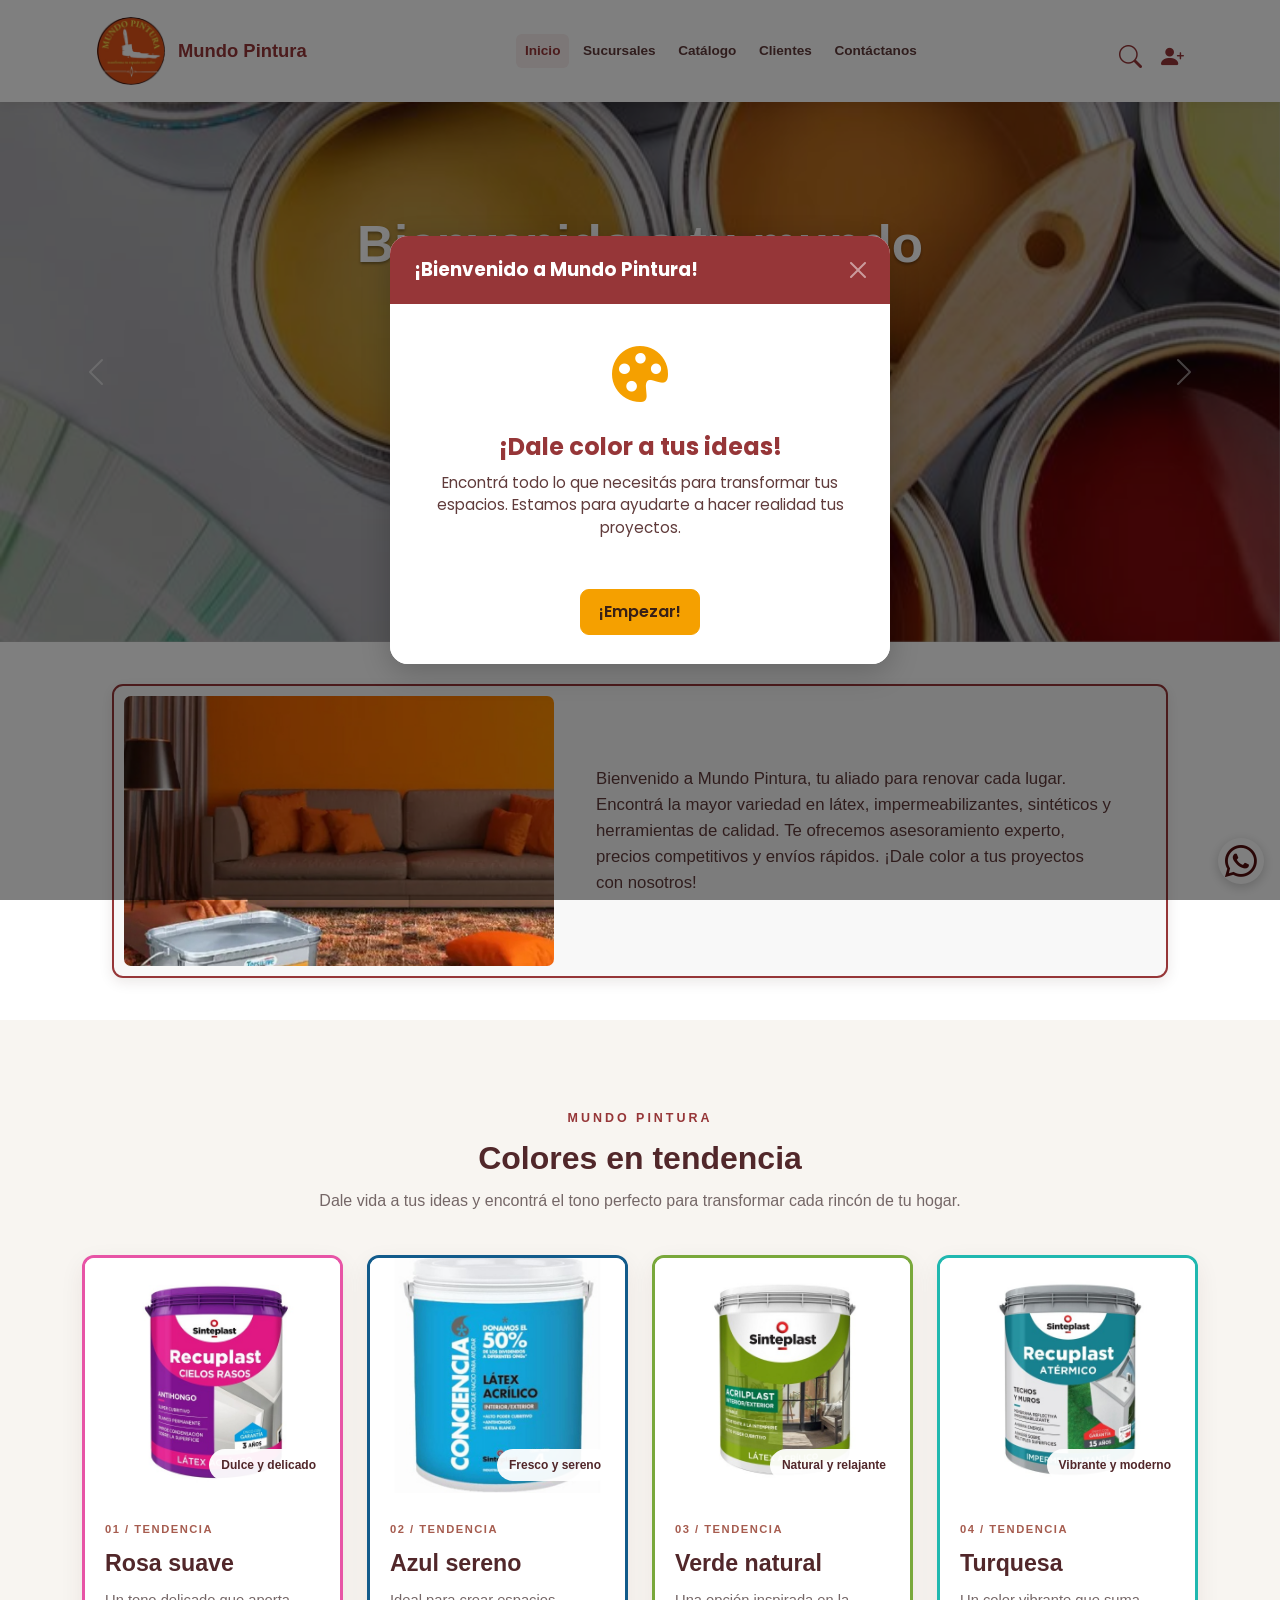
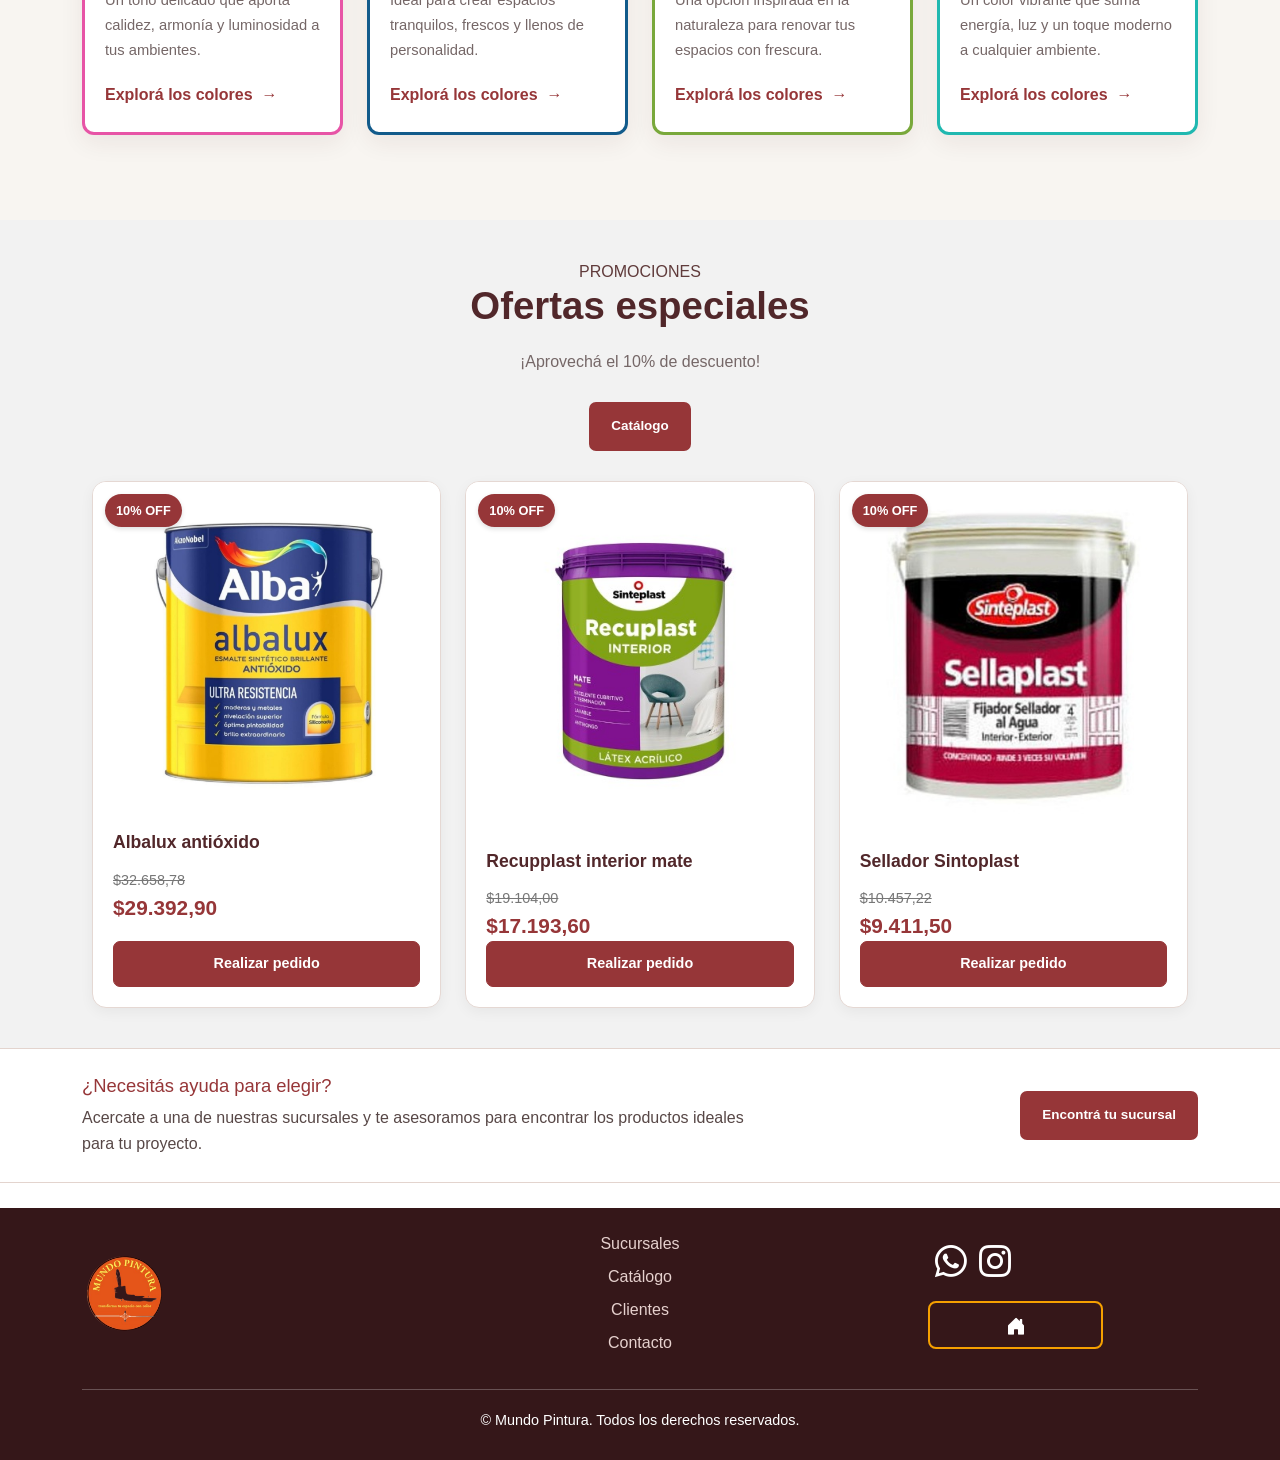
<file: index.html>
<!DOCTYPE html>
<html lang="es">

<head>
  <meta charset="UTF-8">
  <meta name="viewport" content="width=device-width, initial-scale=1.0">
 <link rel="icon" type="image/jpeg" href="img/lo1.png">

  <title>Mundo Pintura | Inicio</title>

  <!-- Bootstrap 5 -->
  <link
    href="https://cdn.jsdelivr.net/npm/bootstrap@5.3.3/dist/css/bootstrap.min.css"
    rel="stylesheet"
  >

  <!-- Bootstrap Icons -->
   <link rel="stylesheet" href="https://cdn.jsdelivr.net/npm/bootstrap-icons@1.11.3/font/bootstrap-icons.min.css">

  <!-- Tipografía externa Google Fonts: Poppins -->
<link rel="preconnect" href="https://fonts.googleapis.com">
<link rel="preconnect" href="https://fonts.gstatic.com" crossorigin>
<link href="https://fonts.googleapis.com/css2?family=Poppins:wght@400;500;600;700&display=swap" rel="stylesheet">


  <!-- Estilos propios -->
  <link href="style.css" rel="stylesheet">
</head>

<body>

  <!-- ========================================
       1. ENCABEZADO Y NAVEGACIÓN
  ========================================= -->

  <header class="site-header sticky-top">

   <nav class="navbar navbar-expand-lg navbar-contacto">
    <div class="container">

      <a class="navbar-brand d-flex align-items-center gap-2"
         href="index.html">
        <img src="img/lo1.png" alt="Logo Mundo Pintura">
        <span>Mundo Pintura</span>
      </a>

        <!-- Botón del menú para celulares -->
        <button
          class="navbar-toggler"
          type="button"
          data-bs-toggle="collapse"
          data-bs-target="#menuPrincipal"
          aria-controls="menuPrincipal"
          aria-expanded="false"
          aria-label="Abrir menú"
        >
          <span class="navbar-toggler-icon"></span>
        </button>

        <!-- Enlaces de navegación -->
        <div class="collapse navbar-collapse" id="menuPrincipal">

          <ul class="navbar-nav mx-auto align-items-lg-center">
<li class="nav-item"><a class="nav-link active" href="index.html">Inicio</a></li>
<li class="nav-item"><a class="nav-link" href="sucursale.html">Sucursales</a></li>
<li class="nav-item"><a class="nav-link" href="catalogo.html">Catálogo</a></li>
<li class="nav-item"><a class="nav-link" href="clientes.html">Clientes</a></li>
<li class="nav-item"><a class="nav-link" href="contactanos.html">Contáctanos</a></li>
</ul>

          <!-- Iconos del encabezado -->
          <div class="header-actions">

            <button
              type="button"
              class="icon-button"
              id="abrirBuscador"
              aria-label="Buscar"
            >
              <i class="bi bi-search" aria-hidden="true"></i>
            </button>

            <button
              type="button"
              class="icon-button"
              id="abrirPerfil"
              aria-label="Mi perfil"
            >
             <i class="bi bi-person-plus-fill"></i>
            </button>

           

          </div>
        </div>
      </div>
    </nav>

    <!-- Panel de búsqueda -->
    <div class="header-panel container d-none" id="panelBuscador">

      <input
        type="search"
        class="form-control"
        id="buscadorGeneral"
        placeholder="Buscar pinturas, colores, productos..."
        aria-label="Buscar productos"
      >

      <button type="button" class="btn btn-bordo" id="ejecutarBusqueda">
        Buscar
      </button>

      <button
        type="button"
        class="panel-close"
        data-close="panelBuscador"
        aria-label="Cerrar buscador"
      >
        &times;
      </button>

    </div>

    <!-- Panel de perfil -->
    <div class="header-panel profile-panel container d-none" id="panelPerfil">

      <button
        type="button"
        class="panel-close"
        data-close="panelPerfil"
        aria-label="Cerrar perfil"
      >
        &times;
      </button>

      <h2>Mi perfil</h2>

      <form class="row g-2" id="formPerfil">

        <div class="col-sm-5">
          <input
            type="email"
            class="form-control"
            placeholder="Correo electrónico"
            required
          >
        </div>

        <div class="col-sm-5">
          <input
            type="password"
            class="form-control"
            placeholder="Contraseña"
            required
          >
        </div>

        <div class="col-sm-2">
          <button type="submit" class="btn btn-bordo w-100">
            Ingresar
          </button>
        </div>

      </form>

      <small id="mensajePerfil"></small>

    </div>

  </header>





  <main>

    <!-- Carrusel de imágenes -->
    <section class="hero container-fluid px-0">

      <div
        class="carousel slide hero-carousel"
        data-bs-ride="carousel"
        id="carouselInicio"
      >

        <!-- Indicadores -->
        <div class="carousel-indicators">

          <button
            type="button"
            class="active"
            data-bs-target="#carouselInicio"
            data-bs-slide-to="0"
            aria-label="Foto 1"
            aria-current="true"
          ></button>

          <button
            type="button"
            data-bs-target="#carouselInicio"
            data-bs-slide-to="1"
            aria-label="Foto 2"
          ></button>

          <button
            type="button"
            data-bs-target="#carouselInicio"
            data-bs-slide-to="2"
            aria-label="Foto 3"
          ></button>

          <button
            type="button"
            data-bs-target="#carouselInicio"
            data-bs-slide-to="3"
            aria-label="Foto 4"
          ></button>

        </div>

        <!-- Imágenes -->
        <div class="carousel-inner">

          <div class="carousel-item active">
            <img
              src="img/carrucel1.jpeg"
              alt="Pinturas de colores"
              class="d-block w-100 hero-img"
            >
          </div>

          <div class="carousel-item">
            <img
              src="img/carrucel2.jpg"
              alt="Pinturas para el hogar"
              class="d-block w-100 hero-img"
            >
          </div>

          <div class="carousel-item">
            <img
              src="img/carrucel3.jpeg"
              alt="Variedad de colores"
              class="d-block w-100 hero-img"
            >
          </div>

          <div class="carousel-item">
            <img
              src="img/carrucel4.webp"
              alt="Productos de pintura"
              class="d-block w-100 hero-img"
            >
          </div>

        </div>

        
        <div class="hero-overlay">

          <h1>
            Bienvenido a tu mundo
            <br>
            de colores
          </h1>

          
          <a class="btn btn-bordo" href="contactanos.html">
            Contáctanos
          </a>

        </div>

        
        <button
          class="carousel-control-prev"
          type="button"
          data-bs-target="#carouselInicio"
          data-bs-slide="prev"
          aria-label="Imagen anterior"
        >
          <span class="carousel-control-prev-icon"></span>
        </button>

        <button
          class="carousel-control-next"
          type="button"
          data-bs-target="#carouselInicio"
          data-bs-slide="next"
          aria-label="Imagen siguiente"
        >
          <span class="carousel-control-next-icon"></span>
        </button>

      </div>
    </section>


   
    <section class="intro-section">

      <div class="container">

        <div class="intro-card row g-0 align-items-center">

          <div class="col-md-5">
            <img
              src="img/img1.jpeg"
              alt="Ambiente renovado con pintura"
              class="intro-img"
            >
          </div>

          <div class="col-md-7 intro-copy">
            <p>
              Bienvenido a Mundo Pintura, tu aliado para renovar cada lugar.
              Encontrá la mayor variedad en látex, impermeabilizantes,
              sintéticos y herramientas de calidad. Te ofrecemos asesoramiento
              experto, precios competitivos y envíos rápidos.
              ¡Dale color a tus proyectos con nosotros!
            </p>
          </div>

        </div>
      </div>
    </section>





  

<section class="seccion-tendencias" id="colores">

  <div class="container">

    <div class="encabezado-tendencias">
      <span class="etiqueta-tendencias">MUNDO PINTURA</span>

      <h2>Colores en tendencia</h2>

      <p>
        Dale vida a tus ideas y encontrá el tono perfecto
        para transformar cada rincón de tu hogar.
      </p>
    </div>

    <div class="row g-4">

      <!-- Tarjeta Rosa  -->
      <div class="col-12 col-sm-6 col-lg-3">
        <article class="tarjeta-color tarjeta-rosa">

          <div class="tarjeta-color-imagen">
            <img
              src="img/pintura1.jpeg"
              alt="Inspiración en tonos rosa suave"
            >
            <span class="color-etiqueta">Dulce y delicado</span>
          </div>

          <div class="tarjeta-color-contenido">
            <span class="numero-color">01 / TENDENCIA</span>
            <h3>Rosa suave</h3>

            <p>
              Un tono delicado que aporta calidez,
              armonía y luminosidad a tus ambientes.
            </p>

            <a href="catalogo.html" class="enlace-color">
              Explorá los colores <span>→</span>
            </a>
          </div>

        </article>
      </div>

      <!-- Tarjeta Azul -->
      <div class="col-12 col-sm-6 col-lg-3">
        <article class="tarjeta-color tarjeta-azul">

          <div class="tarjeta-color-imagen">
            <img
              src="img/pintura2.jpeg"
              alt="Inspiración en tonos azules"
            >
            <span class="color-etiqueta">Fresco y sereno</span>
          </div>

          <div class="tarjeta-color-contenido">
            <span class="numero-color">02 / TENDENCIA</span>
            <h3>Azul sereno</h3>

            <p>
              Ideal para crear espacios tranquilos,
              frescos y llenos de personalidad.
            </p>

            <a href="catalogo.html" class="enlace-color">
              Explorá los colores <span>→</span>
            </a>
          </div>

        </article>
      </div>

      <!--Tarjeta Verde -->
      <div class="col-12 col-sm-6 col-lg-3">
        <article class="tarjeta-color tarjeta-verde">

          <div class="tarjeta-color-imagen">
            <img
              src="img/pintura3.jpeg"
              alt="Inspiración en tonos verdes"
            >
            <span class="color-etiqueta">Natural y relajante</span>
          </div>

          <div class="tarjeta-color-contenido">
            <span class="numero-color">03 / TENDENCIA</span>
            <h3>Verde natural</h3>

            <p>
              Una opción inspirada en la naturaleza
              para renovar tus espacios con frescura.
            </p>

            <a href="catalogo.html" class="enlace-color">
              Explorá los colores <span>→</span>
            </a>
          </div>

        </article>
      </div>

      <!-- Tarjeta Turquesa -->
      <div class="col-12 col-sm-6 col-lg-3">
        <article class="tarjeta-color tarjeta-turquesa">

          <div class="tarjeta-color-imagen">
            <img
              src="img/pintura4.jpeg"
              alt="Inspiración en tonos turquesa"
            >
            <span class="color-etiqueta">Vibrante y moderno</span>
          </div>

          <div class="tarjeta-color-contenido">
            <span class="numero-color">04 / TENDENCIA</span>
            <h3>Turquesa</h3>

            <p>
              Un color vibrante que suma energía,
              luz y un toque moderno a cualquier ambiente.
            </p>

            <a href="catalogo.html" class="enlace-color">
              Explorá los colores <span>→</span>
            </a>
          </div>

        </article>
      </div>

    </div>

    

  </div>

</section>


    <!-- ========================================
          OFERTAS Y PRODUCTOS
    ========================================= -->

  
<section class="products-section ofertas-inicio" id="productos">
  <div class="container">

    <div class="ofertas-encabezado">
      <div>
        <span class="ofertas-etiqueta">PROMOCIONES</span>
        <h2 class="section-title">Ofertas especiales</h2>
        <p>¡Aprovechá el 10% de descuento!</p>
      </div>

      <a href="catalogo.html" class="btn btn-bordo">
        Catálogo 
      </a>
    </div>

    <div class="row g-4">

      <!-- OFERTA 1 -->
      <div class="col-12 col-sm-6 col-lg-4">
        <article class="oferta-card">
          <span class="oferta-descuento">10% OFF</span>

          <img
            src="img/pintura5.jpeg"
            alt="Recupplast atérmico"
            class="oferta-imagen"
          >

          <div class="oferta-contenido">
            <h3>Albalux antióxido</h3>

            <p class="precio-anterior">$32.658,78</p>
            <p class="precio-oferta">$29.392,90</p>

            <a href="catalogo.html" class="btn btn-oferta">
              Realizar pedido 
            </a>
          </div>
        </article>
      </div>

      <!-- OFERTA 2 -->
      <div class="col-12 col-sm-6 col-lg-4">
        <article class="oferta-card">
          <span class="oferta-descuento">10% OFF</span>

          <img
            src="img/pintura6.jpeg"
            alt="Recupplast interior mate"
            class="oferta-imagen"
          >

          <div class="oferta-contenido">
            <h3>Recupplast interior mate</h3>

            <p class="precio-anterior">$19.104,00</p>
            <p class="precio-oferta">$17.193,60</p>

            <a href="catalogo.html" class="btn btn-oferta">
              Realizar pedido 
            </a>
          </div>
        </article>
      </div>

      <!-- OFERTA 3 -->
      <div class="col-12 col-sm-6 col-lg-4">
        <article class="oferta-card">
          <span class="oferta-descuento">10% OFF</span>

          <img
            src="img/pintura7.jpeg"
            alt="Sellador Sintoplast"
            class="oferta-imagen"
          >

          <div class="oferta-contenido">
            <h3>Sellador Sintoplast</h3>

            <p class="precio-anterior">$10.457,22</p>
            <p class="precio-oferta">$9.411,50</p>

            <a href="catalogo.html" class="btn btn-oferta">
              Realizar pedido 
            </a>
          </div>
        </article>
      </div>

    </div>

  </div>
</section>

  </main>


 

  <section class="help-strip">

    <div class="container help-strip-content">

      <div>
        <h2>¿Necesitás ayuda para elegir?</h2>

        <p>
          Acercate a una de nuestras sucursales y te asesoramos
          para encontrar los productos ideales para tu proyecto.
        </p>
      </div>

      <a class="btn btn-bordo" href="sucursale.html">
        Encontrá tu sucursal
      </a>

    </div>
  </section>


  

     

 <!-- PIE DE PÁGINA -->
  <footer class="catalogo-footer">
    <div class="container">
      <div class="row align-items-center gy-2">

        <div class="col-md-4 text-center text-md-start">
          <a href="index.html">
            <img src="img/lo1.png"
                 alt="Mundo Pintura"
                 class="footer-logo">
          </a>

          
        </div>

        <div class="col-md-4 text-center">
          
          <a href="sucursale.html">Sucursales</a>
          <a href="catalogo.html">Catálogo</a>
          <a href="clientes.html">Clientes</a>
          <a href="contactanos.html">Contacto</a>
        </div>

        <div class="col-md-3 text-center text-md-end">
         
          <div class="footer-redes">
            <a href="https://wa.me/5492646607905"
               target="_blank" rel="noopener" aria-label="WhatsApp">
             <i class="bi bi-whatsapp"></i>
            </a>

            <a href="#" aria-label="Instagram">
             <i class="bi bi-instagram"></i>
            </a>
          </div>

          <a href="index.html" class="volver-inicio">
            <i class="bi bi-house-door-fill" aria-hidden="true"></i>

          </a>
        </div>

      </div>

      <div class="footer-final">
        <p>© Mundo Pintura. Todos los derechos reservados.</p>
      </div>
    </div>
  </footer>

  
   

  <!-- Acceso flotante a WhatsApp -->
  <a
    class="floating-whatsapp"
   href="https://wa.me/5492646607905"
    aria-label="WhatsApp"
    target="_blank"
    rel="noopener"
  >
   <i class="bi bi-whatsapp"></i>
  </a>

 

  <!-- MODAL DE BIENVENIDA -->
<div class="modal fade" id="modalBienvenida" tabindex="-1"
     aria-labelledby="tituloBienvenida" aria-hidden="true">
  <div class="modal-dialog modal-dialog-centered">
    <div class="modal-content modal-mundo-pintura">

      <div class="modal-header">
        <h5 class="modal-title" id="tituloBienvenida">
          ¡Bienvenido a Mundo Pintura!
        </h5>
        <button type="button" class="btn-close btn-close-white"
                data-bs-dismiss="modal" aria-label="Cerrar"></button>
      </div>

      <div class="modal-body text-center">
        <i class="bi bi-palette-fill icono-modal"></i>
        <h4>¡Dale color a tus ideas!</h4>
        <p>
          Encontrá todo lo que necesitás para transformar tus espacios.
          Estamos para ayudarte a hacer realidad tus proyectos.
        </p>
      </div>

      <div class="modal-footer justify-content-center">
        <button type="button" class="btn btn-modal-naranja"
                data-bs-dismiss="modal">
          ¡Empezar!
        </button>
      </div>

    </div>
  </div>
</div>
  

  <!-- Bootstrap -->
  <script src="https://cdn.jsdelivr.net/npm/bootstrap@5.3.3/dist/js/bootstrap.bundle.min.js"></script>

  <!-- Funciones del sitio -->
  <script src="script.js"></script>

</body>
</html>
</file>
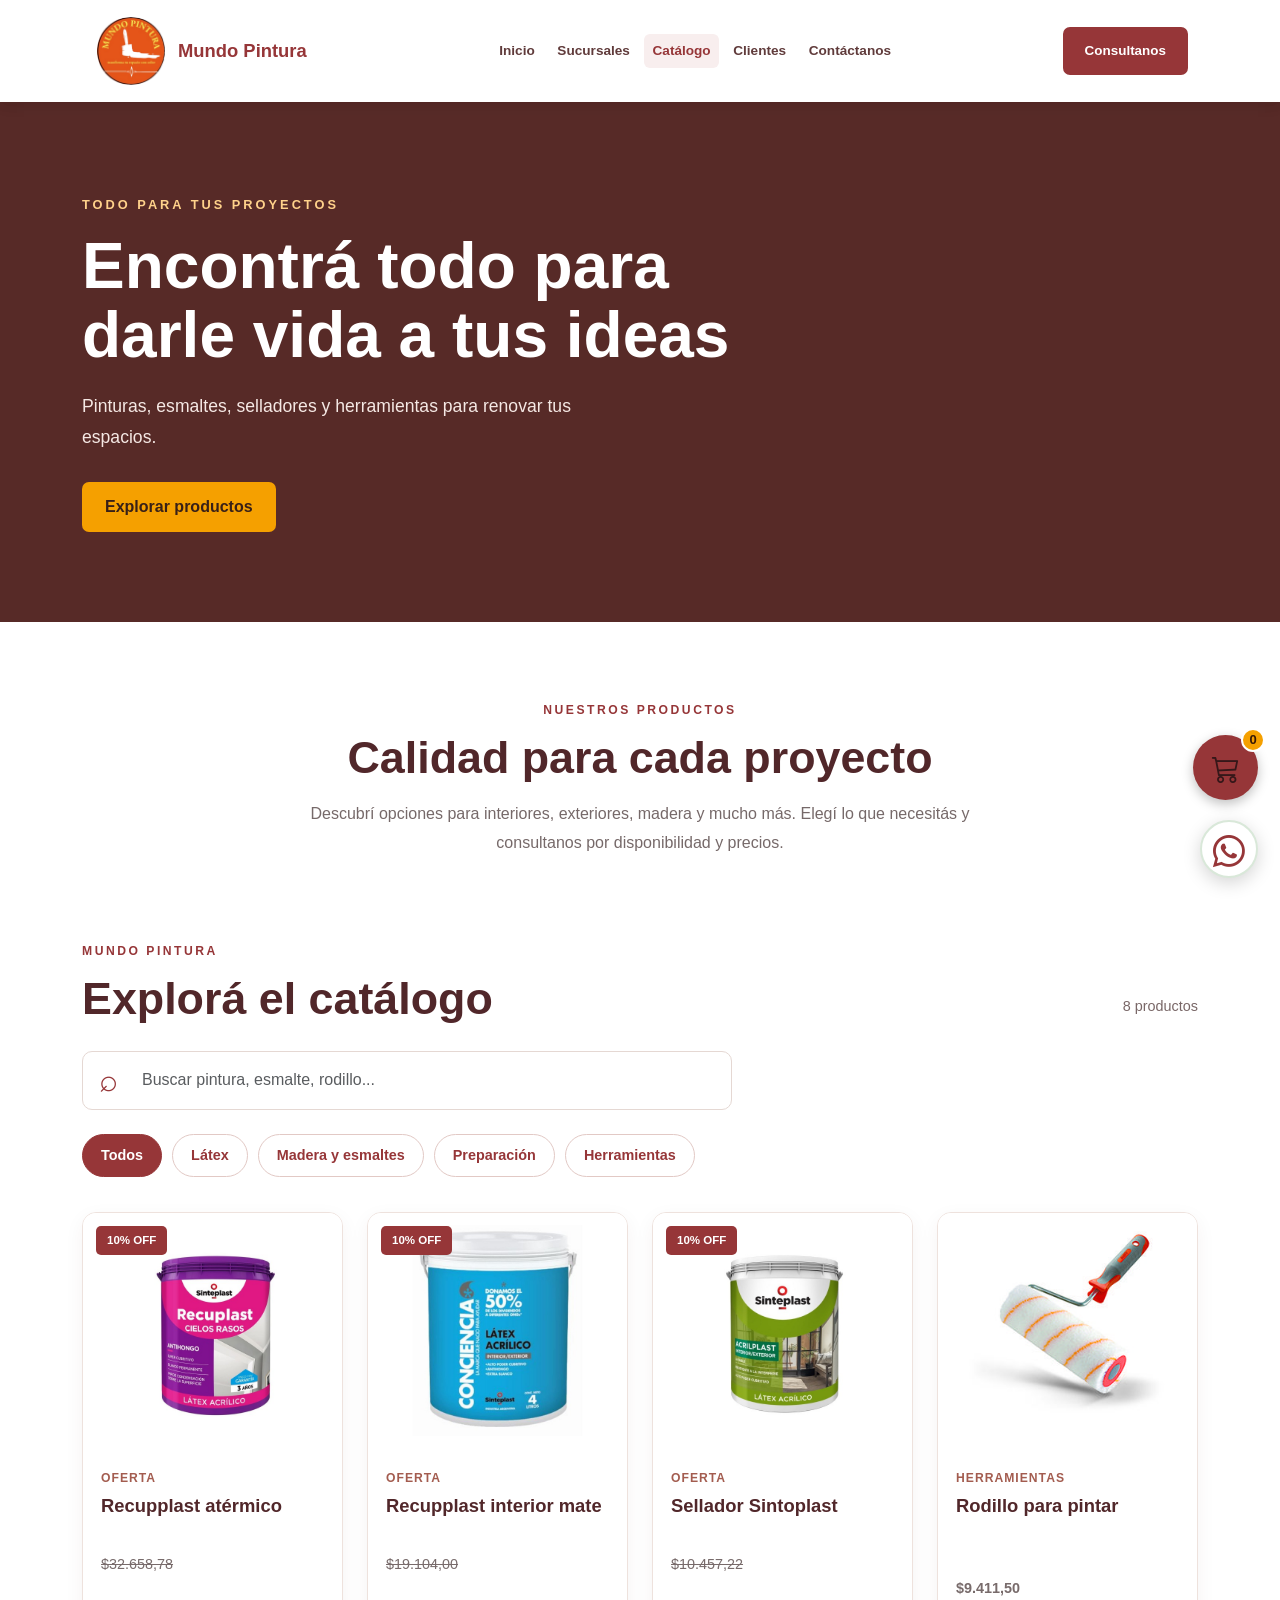
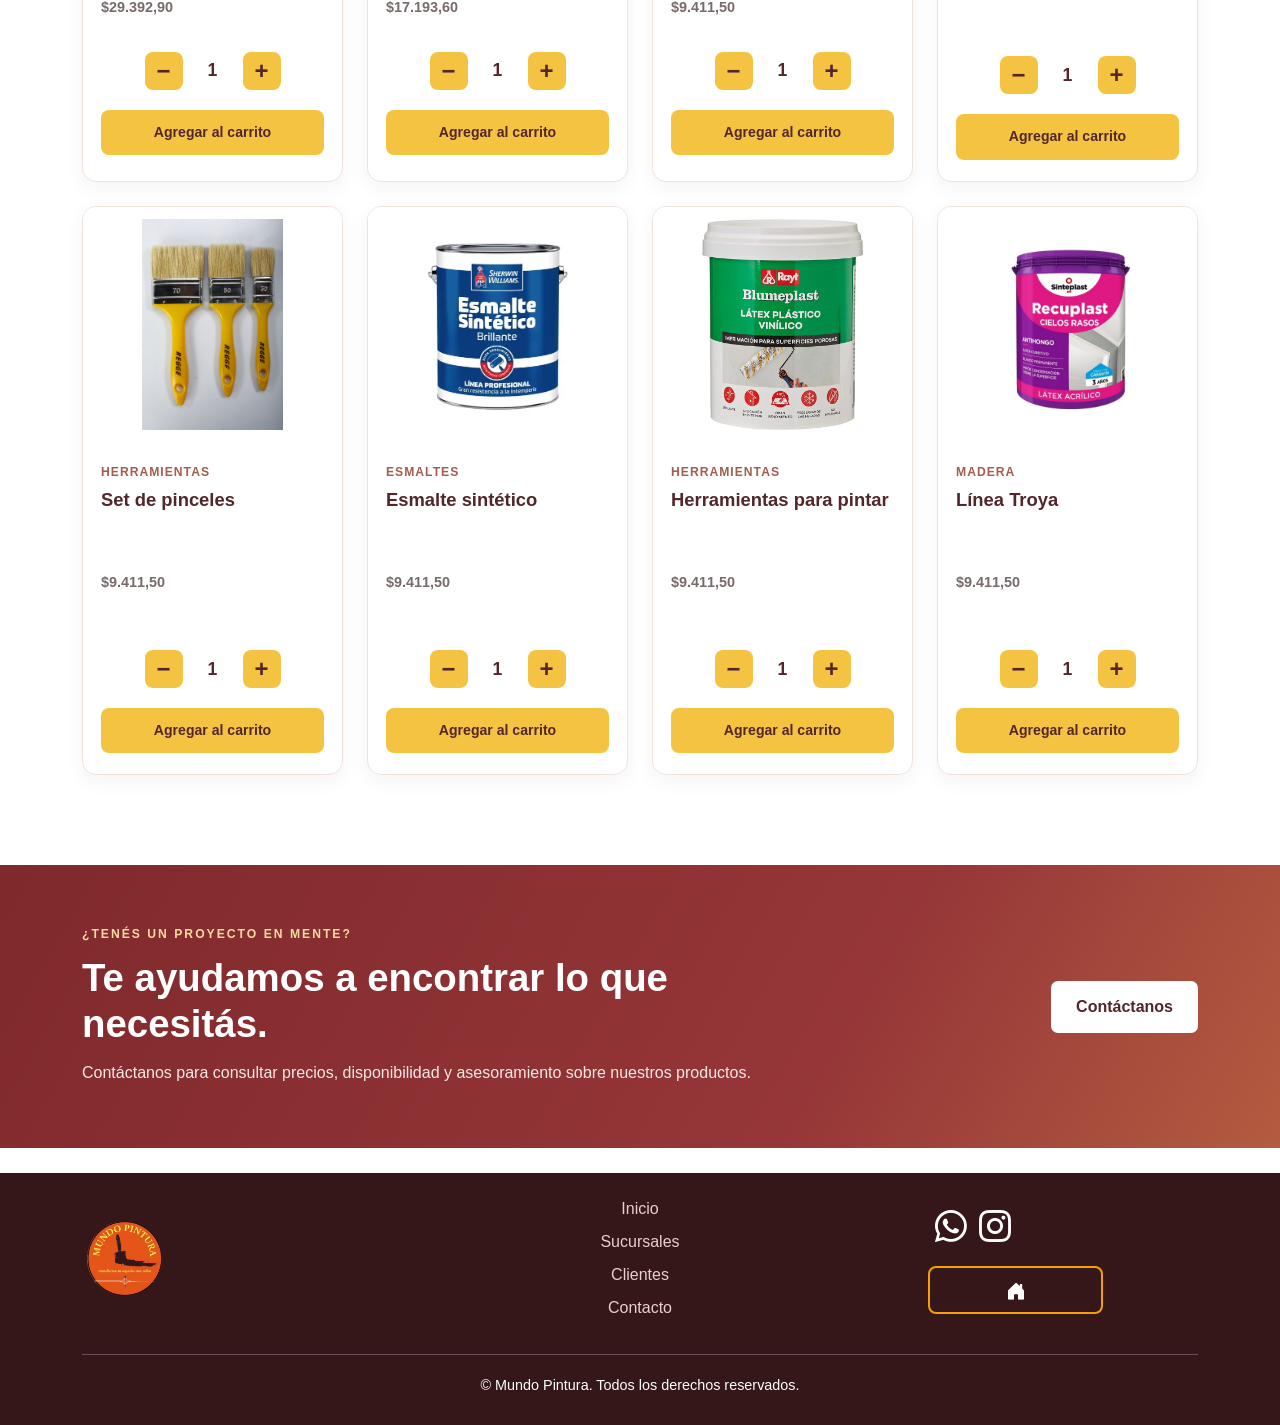
<file: catalogo.html>
<!DOCTYPE html>
<html lang="es">
<head>
  <meta charset="UTF-8">
  <meta name="viewport" content="width=device-width, initial-scale=1.0">
  <link rel="icon" type="image/jpeg" href="img/lo1.png">

  <title>Mundo Pintura | Catálogo</title>

  <!-- Bootstrap 5 -->
  <link
    href="https://cdn.jsdelivr.net/npm/bootstrap@5.3.3/dist/css/bootstrap.min.css"
    rel="stylesheet"
  >

  <!-- Iconos Bootstrap -->
  <link
    rel="stylesheet"
    href="https://cdn.jsdelivr.net/npm/bootstrap-icons@1.11.3/font/bootstrap-icons.min.css"
  >


<!-- Tipografía externa Google Fonts: Poppins -->
<link rel="preconnect" href="https://fonts.googleapis.com">
<link rel="preconnect" href="https://fonts.gstatic.com" crossorigin>
<link href="https://fonts.googleapis.com/css2?family=Poppins:wght@400;500;600;700&display=swap" rel="stylesheet">

  <!-- Estilos propios -->
  <link href="style.css" rel="stylesheet">
</head>

<body>

 
  <header class="catalogo-header sticky-top">
    <nav class="navbar navbar-expand-lg navbar-contacto">
    <div class="container">

      <a class="navbar-brand d-flex align-items-center gap-2"
         href="index.html">
        <img src="img/lo1.png" alt="Logo Mundo Pintura">
        <span>Mundo Pintura</span>
      </a>

        <button
          class="navbar-toggler"
          type="button"
          data-bs-toggle="collapse"
          data-bs-target="#menuCatalogo"
          aria-controls="menuCatalogo"
          aria-expanded="false"
          aria-label="Abrir menú"
        >
          <span class="navbar-toggler-icon"></span>
        </button>

        <div class="collapse navbar-collapse" id="menuCatalogo">
          <ul class="navbar-nav mx-auto align-items-lg-center">
<li class="nav-item"><a class="nav-link" href="index.html">Inicio</a></li>
<li class="nav-item"><a class="nav-link" href="sucursale.html">Sucursales</a></li>
<li class="nav-item"><a class="nav-link active" href="catalogo.html">Catálogo</a></li>
<li class="nav-item"><a class="nav-link" href="clientes.html">Clientes</a></li>
<li class="nav-item"><a class="nav-link" href="contactanos.html">Contáctanos</a></li>
</ul>

          <a href="contactanos.html" class="btn btn-bordo">
            Consultanos
          </a>
        </div>

      </div>
    </nav>
  </header>


  <main>

    <!-- BANNER PRINCIPAL -->
    <section class="catalogo-hero">
      <div class="catalogo-hero-fondo"></div>

      <div class="container catalogo-hero-contenido">
        <span class="catalogo-etiqueta">
          TODO PARA TUS PROYECTOS
        </span>

        <h1>
          Encontrá todo para<br>
          darle vida a tus ideas
        </h1>

        <p>
          Pinturas, esmaltes, selladores y herramientas
          para renovar tus espacios.
        </p>

        <a href="#productos" class="btn btn-naranja">
          Explorar productos
        </a>
      </div>
    </section>


    
    <section class="catalogo-presentacion">
      <div class="container text-center">
        <span class="subtitulo-seccion">NUESTROS PRODUCTOS</span>

        <h2>Calidad para cada proyecto</h2>

        <p>
          Descubrí opciones para interiores, exteriores,
          madera y mucho más. Elegí lo que necesitás
          y consultanos por disponibilidad y precios.
        </p>
      </div>
    </section>


    <!-- CATÁLOGO -->
    <section class="catalogo-productos" id="productos">
      <div class="container">

        <div class="catalogo-titulo">
          <div>
            <span class="subtitulo-seccion">MUNDO PINTURA</span>
            <h2>Explorá el catálogo</h2>
          </div>

          <span class="cantidad-resultados" id="cantidadProductos">
            8 productos
          </span>
        </div>


        <!-- BUSCADOR -->
        <div class="catalogo-buscador">
          <span class="simbolo-busqueda" aria-hidden="true">⌕</span>

          <input
            type="search"
            id="buscarProducto"
            class="form-control"
            placeholder="Buscar pintura, esmalte, rodillo..."
            aria-label="Buscar productos"
          >
        </div>


        <!-- FILTROS -->
        <div class="catalogo-filtros" aria-label="Filtrar productos">

          <button
            class="filtro-btn activo"
            type="button"
            data-filtro="todos"
            aria-pressed="true"
          >
            Todos
          </button>

          <button
            class="filtro-btn"
            type="button"
            data-filtro="latex"
            aria-pressed="false"
          >
            Látex
          </button>

          <button
            class="filtro-btn"
            type="button"
            data-filtro="madera"
            aria-pressed="false"
          >
            Madera y esmaltes
          </button>

          <button
            class="filtro-btn"
            type="button"
            data-filtro="preparacion"
            aria-pressed="false"
          >
            Preparación
          </button>

          <button
            class="filtro-btn"
            type="button"
            data-filtro="herramientas"
            aria-pressed="false"
          >
            Herramientas
          </button>

        </div>





        <!-- TARJETAS DE PRODUCTOS -->
        <div class="row g-4" id="listaProductos">


          <!-- OFERTA 1 -->
          <div
            class="col-12 col-sm-6 col-lg-3 producto-item"
            data-categoria="preparacion"
            data-nombre="recupplast atérmico oferta"
            data-precio="29392.90"
          >
            <article class="producto-tarjeta">

              <div class="producto-imagen">
                <span class="producto-etiqueta">10% OFF</span>

                <img
                  src="img/pintura1.jpeg"
                  alt="Recupplast atérmico"
                  loading="lazy"
                >
              </div>

              <div class="producto-info">
                <span class="producto-categoria">Oferta</span>
                <h3>Recupplast atérmico</h3>

                <p class="precio-anterior">$32.658,78</p>
                <p class="precio-oferta">$29.392,90</p>

                <div class="selector-cantidad">
                  <button
                    type="button"
                    class="cantidad-btn"
                    data-cambio="-1"
                    aria-label="Restar una unidad"
                  >−</button>

                  <span class="cantidad-valor" aria-live="polite">1</span>

                  <button
                    type="button"
                    class="cantidad-btn"
                    data-cambio="1"
                    aria-label="Agregar una unidad"
                  >+</button>
                </div>

                <button type="button" class="producto-boton" data-agregar>
                  Agregar al carrito
                </button>
              </div>

            </article>
          </div>


          <!-- OFERTA 2 -->
          <div
            class="col-12 col-sm-6 col-lg-3 producto-item"
            data-categoria="latex"
            data-nombre="recupplast interior mate oferta"
            data-precio="17193.60"
          >
            <article class="producto-tarjeta">

              <div class="producto-imagen">
                <span class="producto-etiqueta">10% OFF</span>

                <img
                  src="img/pintura2.jpeg"
                  alt="Recupplast interior mate"
                  loading="lazy"
                >
              </div>

              <div class="producto-info">
                <span class="producto-categoria">Oferta</span>
                <h3>Recupplast interior mate</h3>

                <p class="precio-anterior">$19.104,00</p>
                <p class="precio-oferta">$17.193,60</p>

                <div class="selector-cantidad">
                  <button type="button" class="cantidad-btn"
                          data-cambio="-1" aria-label="Restar una unidad">−</button>
                  <span class="cantidad-valor" aria-live="polite">1</span>
                  <button type="button" class="cantidad-btn"
                          data-cambio="1" aria-label="Agregar una unidad">+</button>
                </div>

                <button type="button" class="producto-boton" data-agregar>
                  Agregar al carrito
                </button>
              </div>

            </article>
          </div>


          <!-- OFERTA 3 -->
          <div
            class="col-12 col-sm-6 col-lg-3 producto-item"
            data-categoria="preparacion"
            data-nombre="sellador sintoplast oferta"
            data-precio="9411.50"
          >
            <article class="producto-tarjeta">

              <div class="producto-imagen">
                <span class="producto-etiqueta">10% OFF</span>

                <img
                  src="img/pintura3.jpeg"
                  alt="Sellador Sintoplast"
                  loading="lazy"
                >
              </div>

              <div class="producto-info">
                <span class="producto-categoria">Oferta</span>
                <h3>Sellador Sintoplast</h3>

                <p class="precio-anterior">$10.457,22</p>
                <p class="precio-oferta">$9.411,50</p>

                <div class="selector-cantidad">
                  <button type="button" class="cantidad-btn"
                          data-cambio="-1" aria-label="Restar una unidad">−</button>
                  <span class="cantidad-valor" aria-live="polite">1</span>
                  <button type="button" class="cantidad-btn"
                          data-cambio="1" aria-label="Agregar una unidad">+</button>
                </div>

                <button type="button" class="producto-boton" data-agregar>
                  Agregar al carrito
                </button>
              </div>

            </article>
          </div>


          <!-- PRODUCTO 4 -->
          <div
            class="col-12 col-sm-6 col-lg-3 producto-item"
            data-categoria="herramientas"
            data-nombre="rodillo para pintar herramienta"
            data-precio=""
          >
            <article class="producto-tarjeta">

              <div class="producto-imagen">
                <img src="img/pintura8.jpeg"
                     alt="Rodillo para pintar" loading="lazy">
              </div>

              <div class="producto-info">
                <span class="producto-categoria">Herramientas</span>
                <h3>Rodillo para pintar</h3>
               
               <br> <p class="precio-oferta">$9.411,50</p><br>

                <div class="selector-cantidad">
                  <button type="button" class="cantidad-btn"
                          data-cambio="-1" aria-label="Restar una unidad">−</button>
                  <span class="cantidad-valor" aria-live="polite">1</span>
                  <button type="button" class="cantidad-btn"
                          data-cambio="1" aria-label="Agregar una unidad">+</button>
                </div>

                <button type="button" class="producto-boton" data-agregar>
                  Agregar al carrito
                </button>
              </div>

            </article>
          </div>


          <!-- PRODUCTO 5 -->
          <div
            class="col-12 col-sm-6 col-lg-3 producto-item"
            data-categoria="herramientas"
            data-nombre="set pinceles brochas herramientas"
            data-precio=""
          >
            <article class="producto-tarjeta">

              <div class="producto-imagen">
                <img src="img/pintura9.jpeg"
                     alt="Set de pinceles" loading="lazy">
              </div>

              <div class="producto-info">
                <span class="producto-categoria">Herramientas</span>
                <h3>Set de pinceles</h3>
               
                 <br> <p class="precio-oferta">$9.411,50</p><br>


                <div class="selector-cantidad">
                  <button type="button" class="cantidad-btn"
                          data-cambio="-1" aria-label="Restar una unidad">−</button>
                  <span class="cantidad-valor" aria-live="polite">1</span>
                  <button type="button" class="cantidad-btn"
                          data-cambio="1" aria-label="Agregar una unidad">+</button>
                </div>

                <button type="button" class="producto-boton" data-agregar>
                  Agregar al carrito
                </button>
              </div>

            </article>
          </div>


          <!-- PRODUCTO 6 -->
          <div
            class="col-12 col-sm-6 col-lg-3 producto-item"
            data-categoria="madera"
            data-nombre="esmalte sintético madera metal"
            data-precio=""
          >
            <article class="producto-tarjeta">

              <div class="producto-imagen">
                <img src="img/pintura10.webp"
                     alt="Esmalte sintético" loading="lazy">
              </div>

              <div class="producto-info">
                <span class="producto-categoria">Esmaltes</span>
                <h3>Esmalte sintético</h3>
               
                <br> <p class="precio-oferta">$9.411,50</p><br>


                <div class="selector-cantidad">
                  <button type="button" class="cantidad-btn"
                          data-cambio="-1" aria-label="Restar una unidad">−</button>
                  <span class="cantidad-valor" aria-live="polite">1</span>
                  <button type="button" class="cantidad-btn"
                          data-cambio="1" aria-label="Agregar una unidad">+</button>
                </div>

                <button type="button" class="producto-boton" data-agregar>
                  Agregar al carrito
                </button>
              </div>

            </article>
          </div>


          <!-- PRODUCTO 7 -->
          <div
            class="col-12 col-sm-6 col-lg-3 producto-item"
            data-categoria="herramientas"
            data-nombre="herramientas para pintar"
            data-precio=""
          >
            <article class="producto-tarjeta">

              <div class="producto-imagen">
                <img src="img/pintura11.png"
                     alt="Herramientas para pintar" loading="lazy">
              </div>

              <div class="producto-info">
                <span class="producto-categoria">Herramientas</span>
                <h3>Herramientas para pintar</h3>
               
 <br> <p class="precio-oferta">$9.411,50</p><br>

                <div class="selector-cantidad">
                  <button type="button" class="cantidad-btn"
                          data-cambio="-1" aria-label="Restar una unidad">−</button>
                  <span class="cantidad-valor" aria-live="polite">1</span>
                  <button type="button" class="cantidad-btn"
                          data-cambio="1" aria-label="Agregar una unidad">+</button>
                </div>

                <button type="button" class="producto-boton" data-agregar>
                  Agregar al carrito
                </button>
              </div>

            </article>
          </div>


          <!-- PRODUCTO 8 -->
          <div
            class="col-12 col-sm-6 col-lg-3 producto-item"
            data-categoria="madera"
            data-nombre="troya impregnantes barnices lacas madera"
            data-precio=""
          >
            <article class="producto-tarjeta">

              <div class="producto-imagen">
                <img src="img/pintura1.jpeg"
                     alt="Producto Troya para madera" loading="lazy">
              </div>

              <div class="producto-info">
                <span class="producto-categoria">Madera</span>
                <h3>Línea Troya</h3>
 <br> <p class="precio-oferta">$9.411,50</p><br>


                <div class="selector-cantidad">
                  <button type="button" class="cantidad-btn"
                          data-cambio="-1" aria-label="Restar una unidad">−</button>
                  <span class="cantidad-valor" aria-live="polite">1</span>
                  <button type="button" class="cantidad-btn"
                          data-cambio="1" aria-label="Agregar una unidad">+</button>
                </div>

                <button type="button" class="producto-boton" data-agregar>
                  Agregar al carrito
                </button>
              </div>

            </article>
          </div>

        </div>


       
        <p id="sinResultados" class="sin-resultados" hidden>
          No encontramos productos con esa búsqueda.
          Probá con otro nombre o categoría.
        </p>

      </div>
    </section>


    
    <section class="catalogo-cta">
      <div class="container catalogo-cta-contenido">
        <div>
          <span>¿TENÉS UN PROYECTO EN MENTE?</span>
          <h2>Te ayudamos a encontrar lo que necesitás.</h2>
          <p>
            Contáctanos para consultar precios, disponibilidad
            y asesoramiento sobre nuestros productos.
          </p>
        </div>

        <a href="contactanos.html" class="btn btn-claro">
          Contáctanos
        </a>
      </div>
    </section>

  </main>


 
  <button
    type="button"
    class="carrito-flotante"
    id="abrirCarrito"
    aria-label="Abrir carrito de compras"
    aria-expanded="false"
  >
   <i class="bi bi-cart3"></i>
    <span class="carrito-contador" id="cartCount">0</span>
  </button>


 
     <!-- PANEL DEL CARRITO -->
<section
  class="carrito-panel"
  id="panelCarrito"
  aria-label="Carrito de compras"
  aria-hidden="true"
  hidden
>
  <div class="carrito-panel-encabezado">
    <h2>Mi carrito</h2>
    <button type="button" id="cerrarCarrito" aria-label="Cerrar carrito">
      ×
    </button>
  </div>

  <div id="listaCarrito" class="lista-carrito">
    <p>Tu carrito está vacío.</p>
  </div>

  <div class="carrito-resumen">
    <p id="totalCarrito">Total con precio conocido: $0,00</p>
    <p class="nota-carrito">
      Los productos sin precio confirmado requieren consulta.
    </p>

    <button type="button" id="vaciarCarrito" class="btn-vaciar-carrito">
      Vaciar carrito
    </button>

    <button
      type="button"
      id="finalizarCompra"
      class="producto-boton"
    >
      Finalizar pedido
    </button>
  </div>


  </section>


    <!--FINALIZAR EL PEDIDO -->
<div
  class="modal fade"
  id="modalPedido"
  tabindex="-1"
  aria-labelledby="tituloModalPedido"
  aria-hidden="true"
>
  <div class="modal-dialog modal-dialog-centered modal-dialog-scrollable">
    <div class="modal-content">

      <div class="modal-header">
        <h2 class="modal-title fs-5" id="tituloModalPedido">
          Datos de tu pedido
        </h2>

        <button
          type="button"
          class="btn-close"
          data-bs-dismiss="modal"
          aria-label="Cerrar"
        ></button>
      </div>

      <div class="modal-body">



      <form id="formularioPedido">
  <div class="mb-3">
    <label for="clienteNombre" class="form-label">
      Nombre y apellido
    </label>
    <input
      type="text"
      id="clienteNombre"
      class="form-control"
      autocomplete="name"
      required
    >
  </div>

  <div class="mb-3">
    <label for="clienteTelefono" class="form-label">
      Teléfono de contacto
    </label>
    <input
      type="tel"
      id="clienteTelefono"
      class="form-control"
      autocomplete="tel"
      required
    >
  </div>

  <div class="mb-3">
    <label for="formaPago" class="form-label">
      Forma de pago
    </label>
    <select id="formaPago" class="form-select" required>
      <option value="">Seleccioná una opción</option>
      <option value="Efectivo">Efectivo</option>
      <option value="Transferencia">Transferencia</option>
    </select>
  </div>

  <div class="mb-3">
    <label for="tipoEntrega" class="form-label">
      ¿Cómo querés recibir tu pedido?
    </label>
    <select id="tipoEntrega" class="form-select" required>
      <option value="">Seleccioná una opción</option>
      <option value="Retiro por sucursal">Retirar por una sucursal</option>
      <option value="Envío a domicilio">Envío a domicilio</option>
    </select>
  </div>

  <div id="datosRetiro" hidden>
    <p>Podés retirar tu pedido por cualquiera de nuestras sucursales.</p>

    <div class="mb-3">
      <label for="sucursalRetiro" class="form-label">
        Sucursal elegida (opcional)
      </label>
      <input
        type="text"
        id="sucursalRetiro"
        class="form-control"
        placeholder="Nombre o ubicación de la sucursal"
      >
    </div>
  </div>

  <div id="datosEnvio" hidden>
    <div class="mb-3">
      <label for="direccionEntrega" class="form-label">
        Dirección de entrega
      </label>
      <input
        type="text"
        id="direccionEntrega"
        class="form-control"
        autocomplete="street-address"
      >
    </div>

    <div class="mb-3">
      <label for="localidadEntrega" class="form-label">
        Localidad
      </label>
      <input
        type="text"
        id="localidadEntrega"
        class="form-control"
      >
    </div>

    <div class="mb-3">
      <label for="referenciasEntrega" class="form-label">
        Referencias (opcional)
      </label>
      <textarea
        id="referenciasEntrega"
        class="form-control"
        rows="2"
        placeholder="Piso, departamento, entre calles..."
      ></textarea>
    </div>
  </div>

  <div class="d-grid gap-2 mt-4">
    <button type="submit" class="producto-boton">
      Continuar por WhatsApp
    </button>

    <button
      type="button"
      id="volverCarrito"
      class="btn-vaciar-carrito"
      data-bs-dismiss="modal"
    >
      Volver al carrito
    </button>
  </div>
</form>


      </div>

    </div>
  </div>
</div>




 <!-- PIE DE PÁGINA -->
  <footer class="catalogo-footer">
    <div class="container">
      <div class="row align-items-center gy-2">

        <div class="col-md-4 text-center text-md-start">
          <a href="index.html">
            <img src="img/lo1.png"
                 alt="Mundo Pintura"
                 class="footer-logo">
          </a>

          
        </div>

        <div class="col-md-4 text-center">
          
          <a href="index.html">Inicio</a>
          <a href="sucursale.html">Sucursales</a>
          <a href="clientes.html">Clientes</a>
          <a href="contactanos.html">Contacto</a>
        </div>

        <div class="col-md-3 text-center text-md-end">
         
          <div class="footer-redes">
            <a href="https://wa.me/5492646607905"
               target="_blank" rel="noopener" aria-label="WhatsApp">
             <i class="bi bi-whatsapp"></i>
            </a>

            <a href="#" aria-label="Instagram">
             <i class="bi bi-instagram"></i>
            </a>
          </div>

          <a href="index.html" class="volver-inicio">
            <i class="bi bi-house-door-fill" aria-hidden="true"></i>

          </a>
        </div>

      </div>

      <div class="footer-final">
        <p>© Mundo Pintura. Todos los derechos reservados.</p>
      </div>
    </div>
  </footer>

  <!-- WHATSAPP -->
  <a
    class="whatsapp-catalogo"
    href="https://wa.me/5492646607905"
    target="_blank"
    rel="noopener"
    aria-label="Consultar por WhatsApp"
  >
   <i class="bi bi-whatsapp"></i>
  </a>


<!-- MODAL PRODUCTO AGREGADO -->
<div class="modal fade" id="modalProductoAgregado" tabindex="-1"
     aria-hidden="true">
  <div class="modal-dialog modal-dialog-centered">
    <div class="modal-content modal-mundo-pintura">

      <div class="modal-header">
        <h5 class="modal-title">¡Producto agregado!</h5>
        <button type="button" class="btn-close btn-close-white"
                data-bs-dismiss="modal"></button>
      </div>

      <div class="modal-body text-center">
        <i class="bi bi-cart-check-fill icono-modal"></i>
        <h4>¡Genial!</h4>
        <p id="mensajeProductoAgregado">
          El producto se agregó correctamente a tu carrito.
        </p>
      </div>

      <div class="modal-footer justify-content-center">
        <button class="btn btn-modal-claro" data-bs-dismiss="modal">
          Seguir comprando
        </button>
        <button class="btn btn-modal-naranja" id="btnVerCarritoModal"
                data-bs-dismiss="modal">
          Ver carrito
        </button>
      </div>

    </div>
  </div>
</div>


  <!-- BOOTSTRAP -->
  <script src="https://cdn.jsdelivr.net/npm/bootstrap@5.3.3/dist/js/bootstrap.bundle.min.js"></script>
  <script src="script.js"></script>


  <!-- BUSCADOR, FILTROS Y CARRITO -->
  <script>
    // BUSCADOR Y FILTROS
    const buscador = document.getElementById("buscarProducto");
    const filtros = document.querySelectorAll(".filtro-btn");
    const productos = document.querySelectorAll(".producto-item");
    const cantidadResultados = document.getElementById("cantidadProductos");
    const mensajeVacio = document.getElementById("sinResultados");

    let categoriaActual = "todos";
    // Recuperar la búsqueda enviada desde otra página
    const parametrosURL = new URLSearchParams(window.location.search);
    const busquedaInicial = parametrosURL.get("buscar");

    if (buscador && busquedaInicial) {
      buscador.value = busquedaInicial;
    }

    function normalizar(texto) {
      return texto
        .toLowerCase()
        .normalize("NFD")
        .replace(/[\u0300-\u036f]/g, "");
    }

    function filtrarProductos(){
    const texto = normalizar((buscador?.value || "").trim());
      let visibles = 0;

      productos.forEach(function(producto) {
        const nombre = normalizar(
          (producto.dataset.nombre || "") + " " +
          producto.textContent
        );

        const categoria = producto.dataset.categoria;
        const coincideTexto = nombre.includes(texto);
        const coincideCategoria =
          categoriaActual === "todos" ||
          categoria === categoriaActual;

        const mostrar = coincideTexto && coincideCategoria;

        producto.hidden = !mostrar;

        if (mostrar) visibles++;
      });

      if (cantidadResultados) {
  cantidadResultados.textContent =
    visibles + (visibles === 1 ? " producto" : " productos");
}

if (mensajeVacio) {
  mensajeVacio.hidden = visibles !== 0;
}
    }

    buscador?.addEventListener("input", filtrarProductos);

    filtros.forEach(function(boton) {
      boton.addEventListener("click", function() {
        categoriaActual = boton.dataset.filtro;

        filtros.forEach(function(otro) {
          const activo = otro === boton;
          otro.classList.toggle("activo", activo);
          otro.setAttribute("aria-pressed", String(activo));
        });

        filtrarProductos();
      });
    });
 
    filtrarProductos();

    // CANTIDADES
    document.querySelectorAll(".producto-item").forEach(function(tarjeta) {
      const valor = tarjeta.querySelector(".cantidad-valor");

      tarjeta.querySelectorAll("[data-cambio]").forEach(function(boton) {
        boton.addEventListener("click", function() {
          let cantidad = Number(valor.textContent);
          cantidad += Number(boton.dataset.cambio);

          valor.textContent = Math.max(1, cantidad);
        });
      });
    });


// ======================================
// CARRITO Y MODAL PRODUCTO AGREGADO
// ======================================

let carrito = [];

const contadorCarrito = document.getElementById("cartCount");
const listaCarrito = document.getElementById("listaCarrito");
const totalCarrito = document.getElementById("totalCarrito");

// AGREGAR PRODUCTOS
document.querySelectorAll("[data-agregar]").forEach(function(boton) {

    boton.addEventListener("click", function() {

        const tarjeta = boton.closest(".producto-item");

        const nombre = tarjeta.querySelector("h3").textContent.trim();

        const cantidad = Number(
            tarjeta.querySelector(".cantidad-valor").textContent
        );

        const precio = Number(tarjeta.dataset.precio) || 0;

        const existente = carrito.find(
            producto => producto.nombre === nombre
        );

        if (existente) {
            existente.cantidad += cantidad;
        } else {
            carrito.push({
                nombre: nombre,
                cantidad: cantidad,
                precio: precio
            });
        }

        actualizarCarrito();

        // MENSAJE DEL MODAL
        document.getElementById("mensajeProductoAgregado").textContent =
            `${nombre} se agregó correctamente a tu carrito.`;

        // MOSTRAR MODAL
        const modal = new bootstrap.Modal(
            document.getElementById("modalProductoAgregado")
        );

        modal.show();

        tarjeta.querySelector(".cantidad-valor").textContent = "1";

    });

});


// ACTUALIZAR CARRITO
function actualizarCarrito() {

    const cantidadTotal = carrito.reduce(
        (total, producto) => total + producto.cantidad, 0
    );

    contadorCarrito.textContent = cantidadTotal;

    if (carrito.length === 0) {
        listaCarrito.innerHTML = "<p>Tu carrito está vacío.</p>";
        totalCarrito.textContent = "Total con precio conocido: $0,00";
        return;
    }

    listaCarrito.innerHTML = "";

    let total = 0;

    carrito.forEach(function(producto) {

        total += producto.precio * producto.cantidad;

        const elemento = document.createElement("div");

        elemento.classList.add("producto-carrito");

        elemento.innerHTML = `
            <p><strong>${producto.nombre}</strong></p>
            <p>Cantidad: ${producto.cantidad}</p>
            <p>${producto.precio > 0
                ? "$" + (producto.precio * producto.cantidad).toLocaleString("es-AR")
                : "Consultar precio"}
            </p>
        `;

        listaCarrito.appendChild(elemento);

    });

    totalCarrito.textContent =
        "Total con precio conocido: $" +
        total.toLocaleString("es-AR", {
            minimumFractionDigits: 2
        });
}


// BOTÓN VER CARRITO DEL MODAL
document.getElementById("btnVerCarritoModal")
    .addEventListener("click", function() {

        const panel = document.getElementById("panelCarrito");

        panel.hidden = false;
        panel.setAttribute("aria-hidden", "false");

        document.getElementById("abrirCarrito")
            .setAttribute("aria-expanded", "true");

    });

   
  </script>

</body>
</html>
</file>
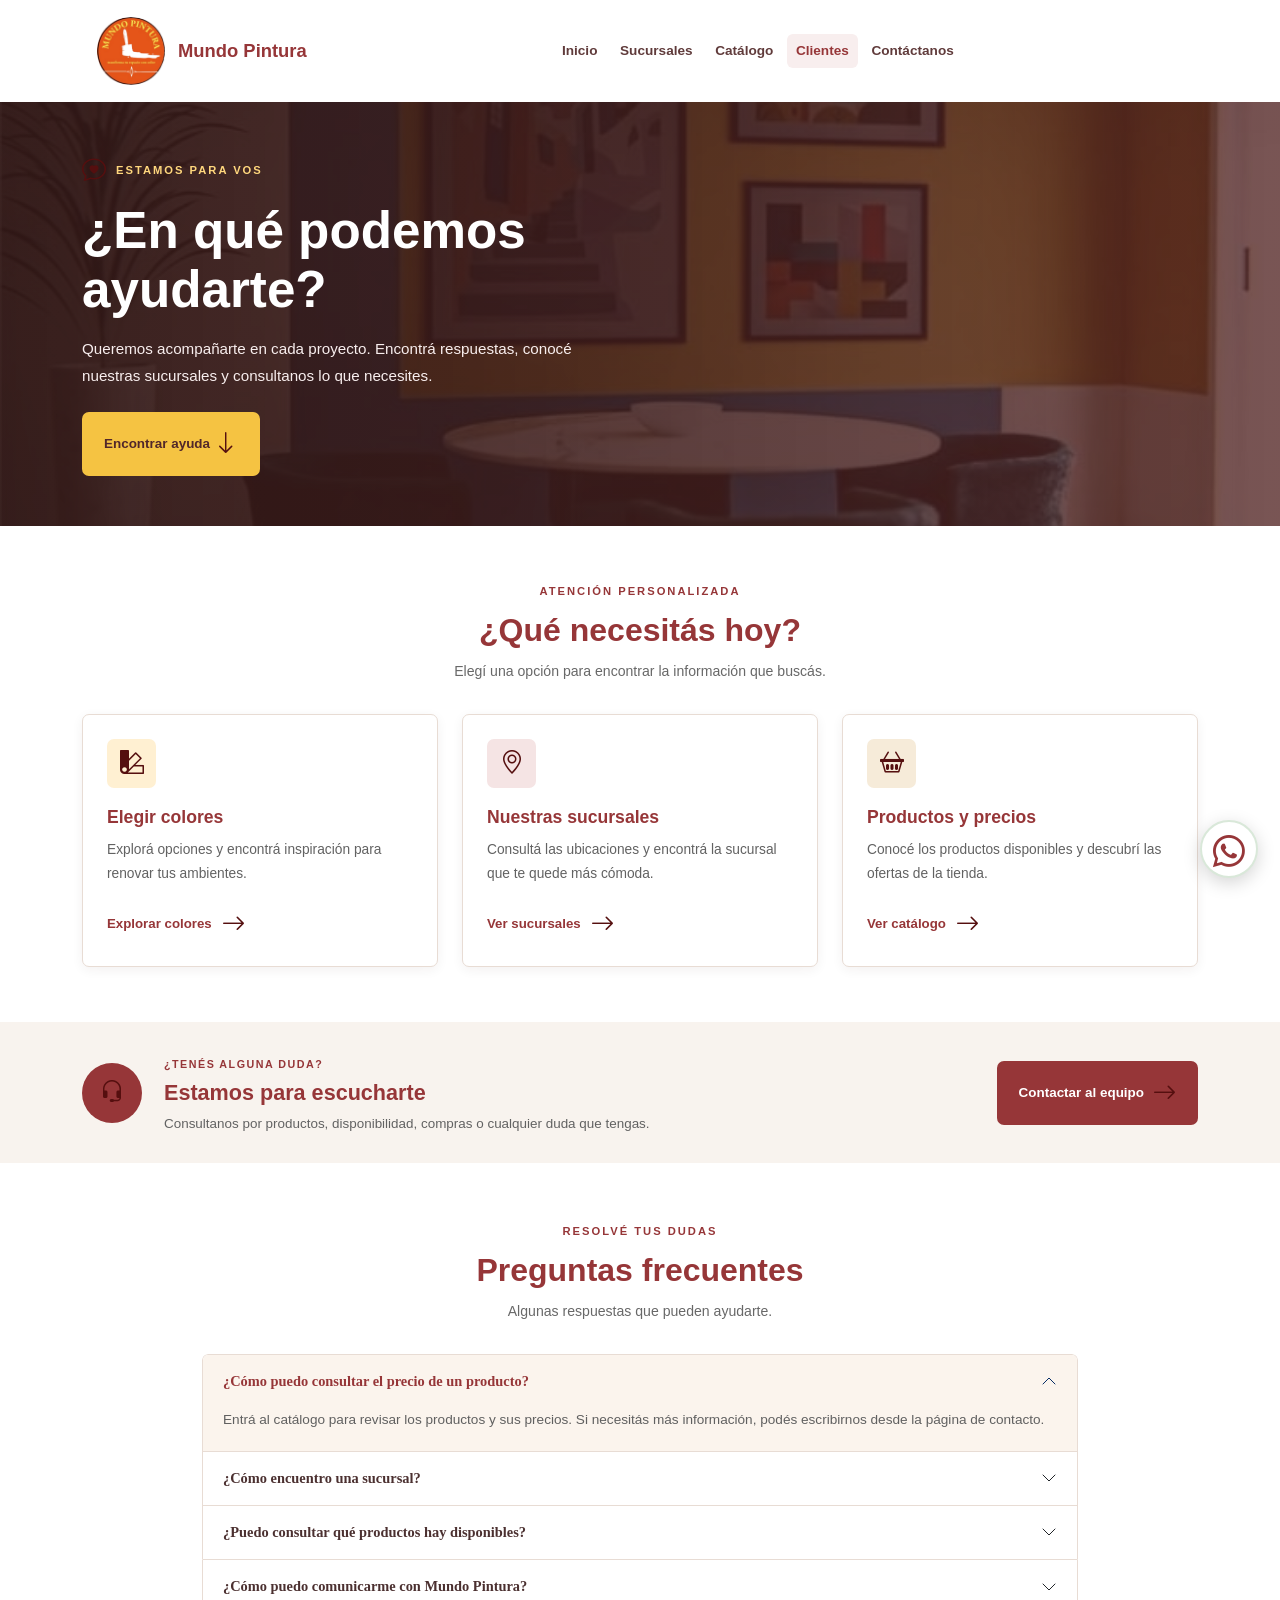
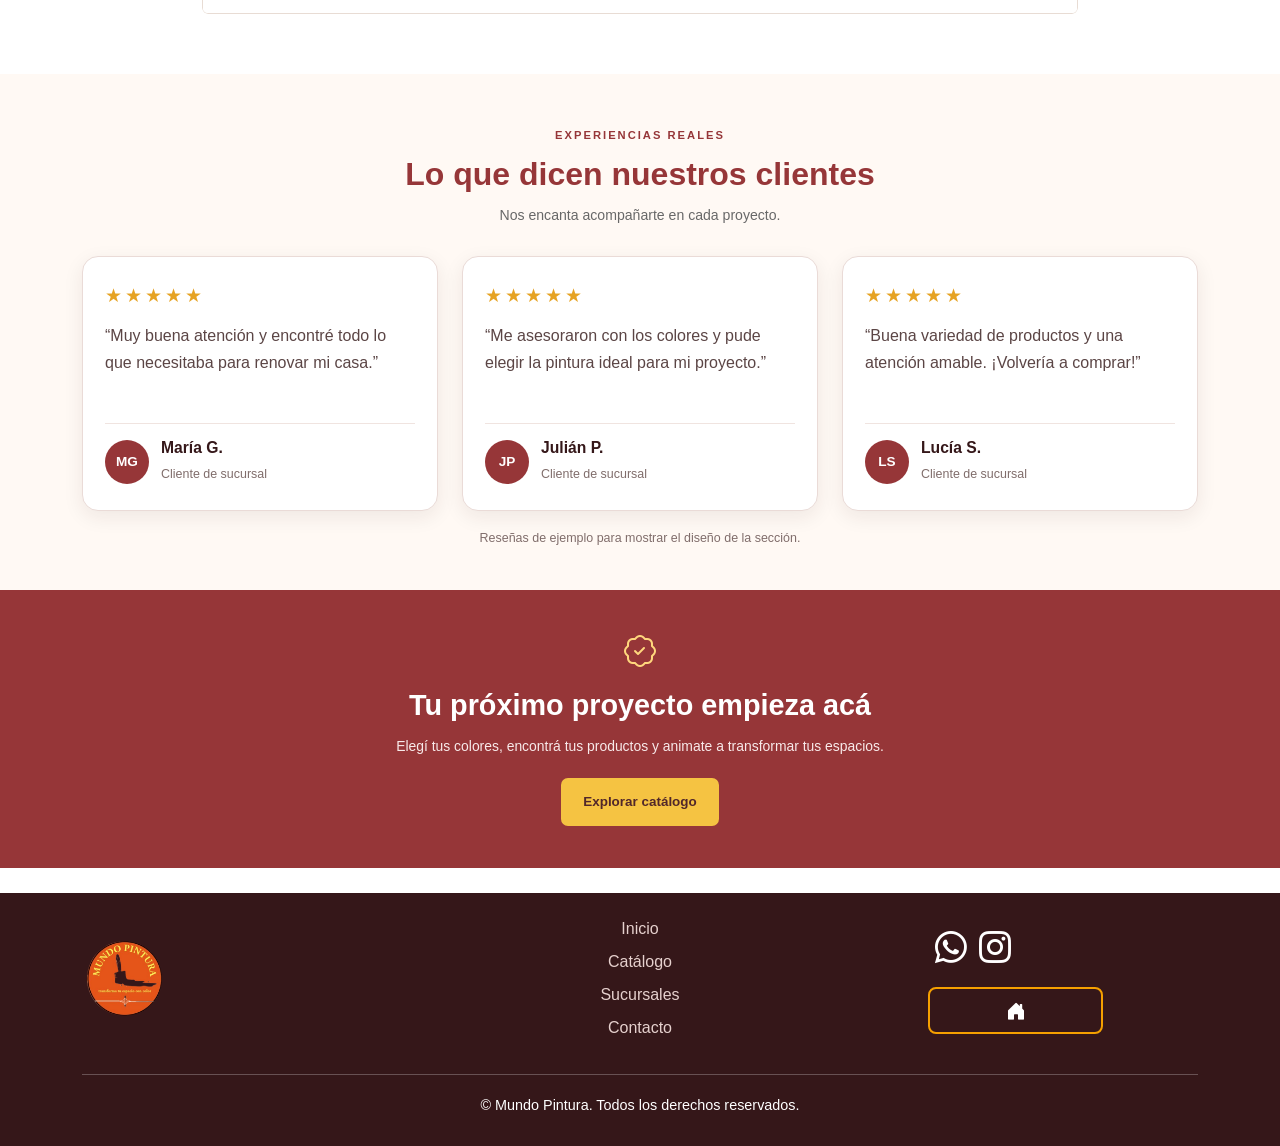
<file: clientes.html>
<!DOCTYPE html>
<html lang="es">
<head>
  <meta charset="UTF-8">
  <meta name="viewport" content="width=device-width, initial-scale=1.0">
  <link rel="icon" type="image/jpeg" href="img/lo1.png">

  <title>Atención al cliente | Mundo Pintura</title>

  <!-- Bootstrap -->
  <link
    href="https://cdn.jsdelivr.net/npm/bootstrap@5.3.3/dist/css/bootstrap.min.css"
    rel="stylesheet"
  >

  <!-- Iconos Bootstrap -->
  <link
    rel="stylesheet"
    href="https://cdn.jsdelivr.net/npm/bootstrap-icons@1.11.3/font/bootstrap-icons.min.css"
  >


<!-- Tipografía externa Google Fonts: Poppins -->
<link rel="preconnect" href="https://fonts.googleapis.com">
<link rel="preconnect" href="https://fonts.gstatic.com" crossorigin>
<link href="https://fonts.googleapis.com/css2?family=Poppins:wght@400;500;600;700&display=swap" rel="stylesheet">

  <!-- Estilos generales -->
  <link rel="stylesheet" href="style.css">

 
</head>

<body>

  
 <nav class="navbar navbar-expand-lg navbar-contacto">
    <div class="container">

      <a class="navbar-brand d-flex align-items-center gap-2"
         href="index.html">
        <img src="img/lo1.png" alt="Logo Mundo Pintura">
        <span>Mundo Pintura</span>
      </a>

      <button
        class="navbar-toggler"
        type="button"
        data-bs-toggle="collapse"
        data-bs-target="#menuPrincipal"
        aria-controls="menuPrincipal"
        aria-expanded="false"
        aria-label="Abrir menú"
      >
        <span class="navbar-toggler-icon"></span>
      </button>

      <div class="collapse navbar-collapse" id="menuPrincipal">
        <ul class="navbar-nav mx-auto align-items-lg-center">
<li class="nav-item"><a class="nav-link" href="index.html">Inicio</a></li>
<li class="nav-item"><a class="nav-link" href="sucursale.html">Sucursales</a></li>
<li class="nav-item"><a class="nav-link" href="catalogo.html">Catálogo</a></li>
<li class="nav-item"><a class="nav-link active" href="clientes.html">Clientes</a></li>
<li class="nav-item"><a class="nav-link" href="contactanos.html">Contáctanos</a></li>
</ul>
      </div>

    </div>
  </nav>


  <main>

   
    <section class="clientes-hero">
      <div class="container">
        <div class="hero-contenido">

          <span class="hero-etiqueta">
            <i class="bi bi-chat-heart"></i>
            ESTAMOS PARA VOS
          </span>

          <h1>¿En qué podemos ayudarte?</h1>

          <p>
            Queremos acompañarte en cada proyecto.
            Encontrá respuestas, conocé nuestras sucursales
            y consultanos lo que necesites.
          </p>

          <a href="#opciones" class="btn btn-amarillo">
            Encontrar ayuda
            <i class="bi bi-arrow-down"></i>
          </a>

        </div>
      </div>
    </section>


    
    <section class="container seccion-opciones" id="opciones">

      <div class="titulo-seccion">
        <span>ATENCIÓN PERSONALIZADA</span>
        <h2>¿Qué necesitás hoy?</h2>
        <p>Elegí una opción para encontrar la información que buscás.</p>
      </div>

      <div class="row g-4">

        <!-- COLORES -->
        <div class="col-12 col-md-6 col-lg-4">
          <article class="cliente-card">
            <div class="cliente-icono icono-colores">
              <i class="bi bi-palette2"></i>
            </div>

            <h3>Elegir colores</h3>

            <p>
              Explorá opciones y encontrá inspiración
              para renovar tus ambientes.
            </p>

            <a href="catalogo.html" class="cliente-enlace">
              Explorar colores
              <i class="bi bi-arrow-right"></i>
            </a>
          </article>
        </div>

        <!-- SUCURSALES -->
        <div class="col-12 col-md-6 col-lg-4">
          <article class="cliente-card">
            <div class="cliente-icono icono-sucursal">
              <i class="bi bi-geo-alt"></i>
            </div>

            <h3>Nuestras sucursales</h3>

            <p>
              Consultá las ubicaciones y encontrá
              la sucursal que te quede más cómoda.
            </p>

            <a href="sucursale.html" class="cliente-enlace">
              Ver sucursales
              <i class="bi bi-arrow-right"></i>
            </a>
          </article>
        </div>

        <!-- CATÁLOGO -->
        <div class="col-12 col-md-6 col-lg-4">
          <article class="cliente-card">
            <div class="cliente-icono icono-productos">
              <i class="bi bi-basket2"></i>
            </div>

            <h3>Productos y precios</h3>

            <p>
              Conocé los productos disponibles y
              descubrí las ofertas de la tienda.
            </p>

            <a href="catalogo.html" class="cliente-enlace">
              Ver catálogo
              <i class="bi bi-arrow-right"></i>
            </a>
          </article>
        </div>

      </div>
    </section>


    
    <section class="consulta-destacada">
      <div class="container">

        <div class="consulta-contenido">

          <div class="consulta-icono">
            <i class="bi bi-headset"></i>
          </div>

          <div class="consulta-texto">
            <span>¿TENÉS ALGUNA DUDA?</span>
            <h2>Estamos para escucharte</h2>
            <p>
              Consultanos por productos, disponibilidad,
              compras o cualquier duda que tengas.
            </p>
          </div>

          <a
            href="contactanos.html"
            class="btn btn-bordo"
          >
            Contactar al equipo
            <i class="bi bi-arrow-right"></i>
          </a>

        </div>

      </div>
    </section>


    <!-- PREGUNTAS FRECUENTES -->
    <section class="container preguntas-section">

      <div class="titulo-seccion">
        <span>RESOLVÉ TUS DUDAS</span>
        <h2>Preguntas frecuentes</h2>
        <p>Algunas respuestas que pueden ayudarte.</p>
      </div>

      <div class="accordion preguntas-acordeon" id="preguntasFrecuentes">

        <div class="accordion-item">
          <h3 class="accordion-header">
            <button
              class="accordion-button"
              type="button"
              data-bs-toggle="collapse"
              data-bs-target="#preguntaUno"
              aria-expanded="true"
              aria-controls="preguntaUno"
            >
              ¿Cómo puedo consultar el precio de un producto?
            </button>
          </h3>

          <div
            id="preguntaUno"
            class="accordion-collapse collapse show"
            data-bs-parent="#preguntasFrecuentes"
          >
            <div class="accordion-body">
              Entrá al catálogo para revisar los productos y sus precios.
              Si necesitás más información, podés escribirnos desde
              la página de contacto.
            </div>
          </div>
        </div>

        <div class="accordion-item">
          <h3 class="accordion-header">
            <button
              class="accordion-button collapsed"
              type="button"
              data-bs-toggle="collapse"
              data-bs-target="#preguntaDos"
              aria-expanded="false"
              aria-controls="preguntaDos"
            >
              ¿Cómo encuentro una sucursal?
            </button>
          </h3>

          <div
            id="preguntaDos"
            class="accordion-collapse collapse"
            data-bs-parent="#preguntasFrecuentes"
          >
            <div class="accordion-body">
              Visitá la sección Sucursales para consultar las ubicaciones
              y abrir el mapa de cada local.
            </div>
          </div>
        </div>

        <div class="accordion-item">
          <h3 class="accordion-header">
            <button
              class="accordion-button collapsed"
              type="button"
              data-bs-toggle="collapse"
              data-bs-target="#preguntaTres"
              aria-expanded="false"
              aria-controls="preguntaTres"
            >
              ¿Puedo consultar qué productos hay disponibles?
            </button>
          </h3>

          <div
            id="preguntaTres"
            class="accordion-collapse collapse"
            data-bs-parent="#preguntasFrecuentes"
          >
            <div class="accordion-body">
              Sí. Podés revisar el catálogo y comunicarte con nuestro equipo
              para confirmar la disponibilidad antes de realizar tu compra.
            </div>
          </div>
        </div>

        <div class="accordion-item">
          <h3 class="accordion-header">
            <button
              class="accordion-button collapsed"
              type="button"
              data-bs-toggle="collapse"
              data-bs-target="#preguntaCuatro"
              aria-expanded="false"
              aria-controls="preguntaCuatro"
            >
              ¿Cómo puedo comunicarme con Mundo Pintura?
            </button>
          </h3>

          <div
            id="preguntaCuatro"
            class="accordion-collapse collapse"
            data-bs-parent="#preguntasFrecuentes"
          >
            <div class="accordion-body">
              Ingresá a la página Contacto para encontrar las opciones
              de comunicación disponibles.
            </div>
          </div>
        </div>

      </div>
    </section>


    <!-- OPINIONES DE CLIENTES -->
    <section class="resenas-clientes">
      <div class="container">
        <div class="titulo-seccion">
          <span>EXPERIENCIAS REALES</span>
          <h2>Lo que dicen nuestros clientes</h2>
          <p>Nos encanta acompañarte en cada proyecto.</p>
        </div>

        <div class="row g-4 justify-content-center">
          <div class="col-md-4">
            <article class="resena-tarjeta h-100">
              <div class="resena-estrellas" aria-label="5 de 5 estrellas">★★★★★</div>
              <p>“Muy buena atención y encontré todo lo que necesitaba para renovar mi casa.”</p>
              <div class="resena-persona">
                <span class="resena-avatar">MG</span>
                <div><h3>María G.</h3><span>Cliente de sucursal</span></div>
              </div>
            </article>
          </div>
          <div class="col-md-4">
            <article class="resena-tarjeta h-100">
              <div class="resena-estrellas" aria-label="5 de 5 estrellas">★★★★★</div>
              <p>“Me asesoraron con los colores y pude elegir la pintura ideal para mi proyecto.”</p>
              <div class="resena-persona">
                <span class="resena-avatar">JP</span>
                <div><h3>Julián P.</h3><span>Cliente de sucursal</span></div>
              </div>
            </article>
          </div>
          <div class="col-md-4">
            <article class="resena-tarjeta h-100">
              <div class="resena-estrellas" aria-label="5 de 5 estrellas">★★★★★</div>
              <p>“Buena variedad de productos y una atención amable. ¡Volvería a comprar!”</p>
              <div class="resena-persona">
                <span class="resena-avatar">LS</span>
                <div><h3>Lucía S.</h3><span>Cliente de sucursal</span></div>
              </div>
            </article>
          </div>
        </div>
        <p class="resenas-aclaracion">Reseñas de ejemplo para mostrar el diseño de la sección.</p>
      </div>
    </section>

    
    <section class="clientes-cierre">
      <div class="container">
        <i class="bi bi-patch-check"></i>
        <h2>Tu próximo proyecto empieza acá</h2>
        <p>
          Elegí tus colores, encontrá tus productos
          y animate a transformar tus espacios.
        </p>

        <a href="catalogo.html" class="btn btn-amarillo">
          Explorar catálogo
        </a>
      </div>
    </section>

  </main>

  <!-- PIE DE PÁGINA -->
  <footer class="catalogo-footer">
    <div class="container">
      <div class="row align-items-center gy-2">

        <div class="col-md-4 text-center text-md-start">
          <a href="index.html">
            <img src="img/lo1.png"
                 alt="Mundo Pintura"
                 class="footer-logo">
          </a>

          
        </div>

        <div class="col-md-4 text-center">
          
          <a href="index.html">Inicio</a>
          <a href="catalogo.html">Catálogo</a>
          <a href="sucursale.html">Sucursales</a>
          <a href="contactanos.html">Contacto</a>
        </div>

        <div class="col-md-3 text-center text-md-end">
         
          <div class="footer-redes">
            <a href="https://wa.me/5492646607905"
               target="_blank" rel="noopener" aria-label="WhatsApp">
             <i class="bi bi-whatsapp"></i>
            </a>

            <a href="#" aria-label="Instagram">
             <i class="bi bi-instagram"></i>
            </a>
          </div>
 <a href="index.html" class="volver-inicio">
            <i class="bi bi-house-door-fill" aria-hidden="true"></i>

          </a>
        </div>

      </div>

      <div class="footer-final">
        <p>© Mundo Pintura. Todos los derechos reservados.</p>
      </div>
    </div>
  </footer>


  <!-- WHATSAPP -->
  <a
    class="whatsapp-catalogo"
     href="https://wa.me/5492646607905"
    target="_blank"
    rel="noopener"
    aria-label="Consultar por WhatsApp"
  >
    <i class="bi bi-whatsapp"></i>
  </a>


  <!-- BOOTSTRAP JAVASCRIPT -->
  <script src="https://cdn.jsdelivr.net/npm/bootstrap@5.3.3/dist/js/bootstrap.bundle.min.js"></script>
  <script src="script.js"></script>

</body>
</html>
</file>
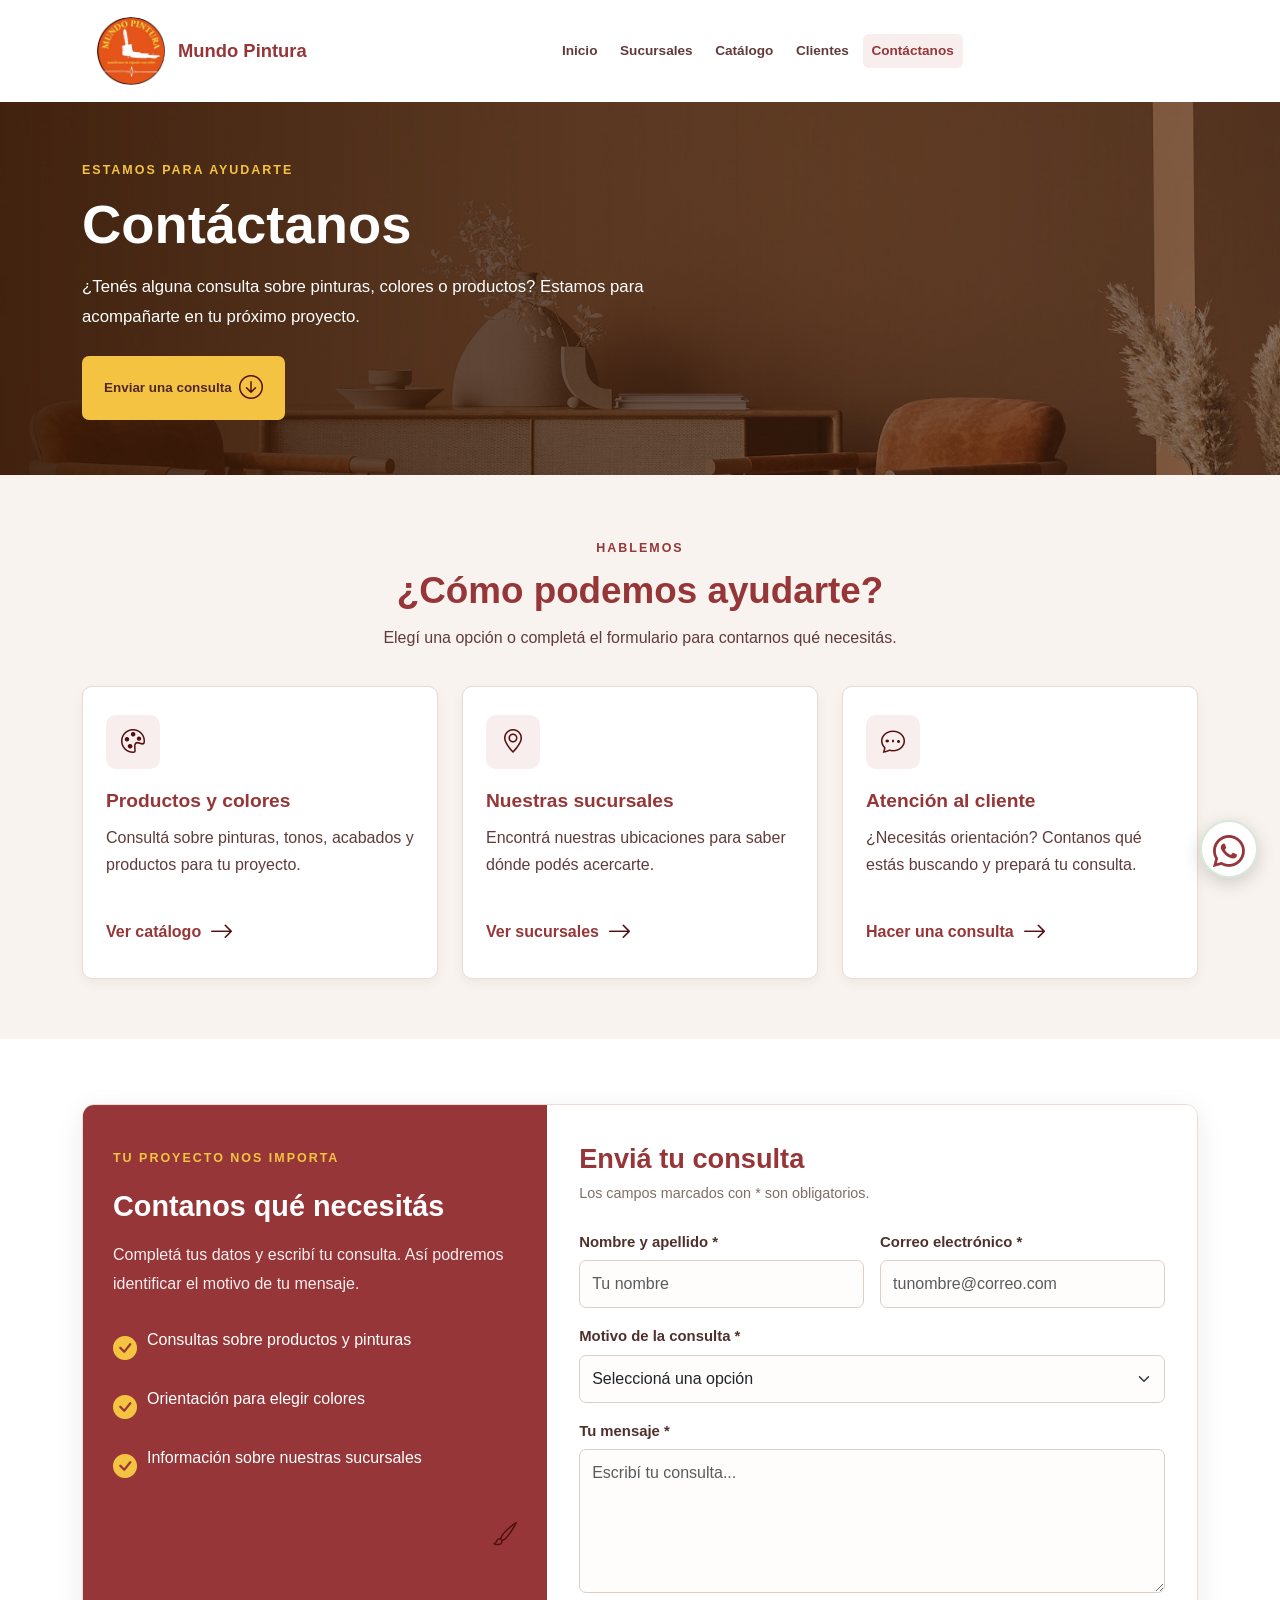
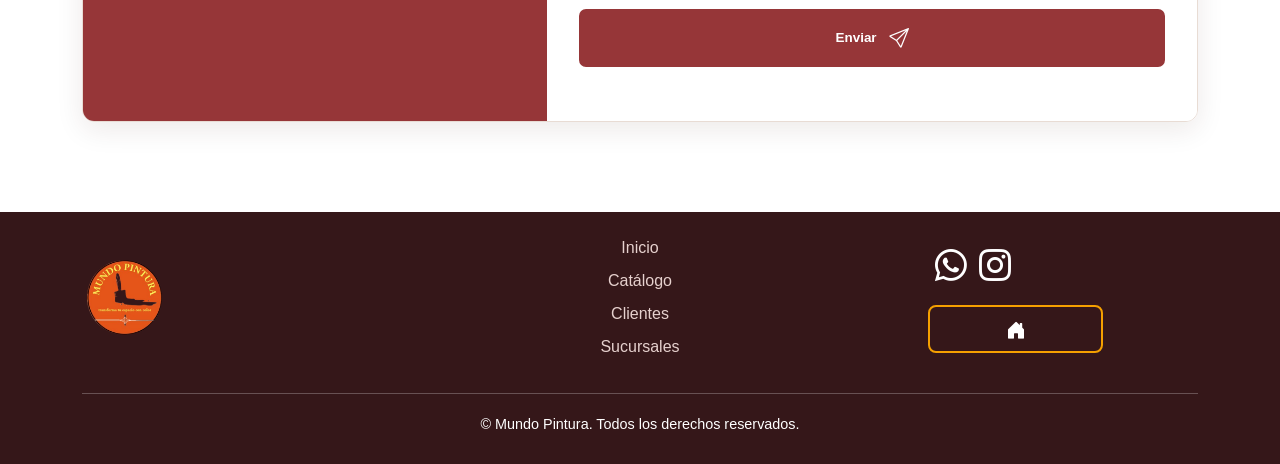
<file: contactanos.html>
<!DOCTYPE html>
<html lang="es">
<head>
  <meta charset="UTF-8">
  <meta name="viewport" content="width=device-width, initial-scale=1.0">
  <link rel="icon" type="image/jpeg" href="img/lo1.png">

  <title>Mundo Pintura | Contáctanos</title>

  <!-- Bootstrap 5.3.3 -->
  <link
    href="https://cdn.jsdelivr.net/npm/bootstrap@5.3.3/dist/css/bootstrap.min.css"
    rel="stylesheet"
  >

  <!-- Iconos Bootstrap -->
  <link
    href="https://cdn.jsdelivr.net/npm/bootstrap-icons@1.11.3/font/bootstrap-icons.min.css"
    rel="stylesheet"
  >


<!-- Tipografía externa Google Fonts: Poppins -->
<link rel="preconnect" href="https://fonts.googleapis.com">
<link rel="preconnect" href="https://fonts.gstatic.com" crossorigin>
<link href="https://fonts.googleapis.com/css2?family=Poppins:wght@400;500;600;700&display=swap" rel="stylesheet">

  <!-- CSS general -->
  <link rel="stylesheet" href="style.css">

  
</head>

<body>

  
  <nav class="navbar navbar-expand-lg navbar-contacto">
    <div class="container">

      <a class="navbar-brand d-flex align-items-center gap-2"
         href="index.html">
        <img src="img/lo1.png" alt="Logo Mundo Pintura">
        <span>Mundo Pintura</span>
      </a>

      <button
        class="navbar-toggler"
        type="button"
        data-bs-toggle="collapse"
        data-bs-target="#menuPrincipal"
        aria-controls="menuPrincipal"
        aria-expanded="false"
        aria-label="Abrir menú"
      >
        <span class="navbar-toggler-icon"></span>
      </button>

      <div class="collapse navbar-collapse" id="menuPrincipal">
        <ul class="navbar-nav mx-auto align-items-lg-center">
<li class="nav-item"><a class="nav-link" href="index.html">Inicio</a></li>
<li class="nav-item"><a class="nav-link" href="sucursale.html">Sucursales</a></li>
<li class="nav-item"><a class="nav-link" href="catalogo.html">Catálogo</a></li>
<li class="nav-item"><a class="nav-link" href="clientes.html">Clientes</a></li>
<li class="nav-item"><a class="nav-link active" href="contactanos.html">Contáctanos</a></li>
</ul>
      </div>

    </div>
  </nav>


  
  <header class="contacto-hero">
    <div class="container">
      <div class="contacto-hero-contenido">

        <span class="contacto-etiqueta">
          ESTAMOS PARA AYUDARTE
        </span>

        <h1>Contáctanos</h1>

        <p>
          ¿Tenés alguna consulta sobre pinturas, colores o productos?
          Estamos para acompañarte en tu próximo proyecto.
        </p>

        <a href="#formularioContacto" class="btn btn-amarillo">
          Enviar una consulta
          <i class="bi bi-arrow-down-circle ms-1"></i>
        </a>

      </div>
    </div>
  </header>


  <!-- INFORMACIÓN DE CONTACTO -->
  <main>

    <section class="contacto-info">
      <div class="container">

        <div class="text-center titulo-contacto">
          <span>HABLEMOS</span>
          <h2>¿Cómo podemos ayudarte?</h2>
          <p>
            Elegí una opción o completá el formulario para contarnos
            qué necesitás.
          </p>
        </div>

        <div class="row g-4">

          <!-- PRODUCTOS -->
          <div class="col-12 col-md-4">
            <article class="contacto-card">
              <div class="contacto-icono">
                <i class="bi bi-palette"></i>
              </div>

              <h3>Productos y colores</h3>

              <p>
                Consultá sobre pinturas, tonos, acabados y productos
                para tu proyecto.
              </p>

              <a href="catalogo.html">
                Ver catálogo
                <i class="bi bi-arrow-right"></i>
              </a>
            </article>
          </div>

          <!-- SUCURSALES -->
          <div class="col-12 col-md-4">
            <article class="contacto-card">
              <div class="contacto-icono">
                <i class="bi bi-geo-alt"></i>
              </div>

              <h3>Nuestras sucursales</h3>

              <p>
                Encontrá nuestras ubicaciones para saber dónde
                podés acercarte.
              </p>

              <a href="sucursale.html">
                Ver sucursales
                <i class="bi bi-arrow-right"></i>
              </a>
            </article>
          </div>

          <!-- ATENCIÓN -->
          <div class="col-12 col-md-4">
            <article class="contacto-card">
              <div class="contacto-icono">
                <i class="bi bi-chat-dots"></i>
              </div>

              <h3>Atención al cliente</h3>

              <p>
                ¿Necesitás orientación? Contanos qué estás buscando
                y prepará tu consulta.
              </p>

              <a href="#formularioContacto">
                Hacer una consulta
                <i class="bi bi-arrow-right"></i>
              </a>
            </article>
          </div>

        </div>
      </div>
    </section>


<!-- MODAL CONSULTA ENVIADA -->
<div class="modal fade" id="modalConsultaEnviada" tabindex="-1"
     aria-hidden="true">
  <div class="modal-dialog modal-dialog-centered">
    <div class="modal-content modal-mundo-pintura">

      <div class="modal-header">
        <h5 class="modal-title">¡Mensaje enviado!</h5>
        <button type="button" class="btn-close btn-close-white"
                data-bs-dismiss="modal"></button>
      </div>

      <div class="modal-body text-center">
        <div class="icono-exito">
          <i class="bi bi-check-lg"></i>
        </div>

        <h4>¡Gracias por contactarnos!</h4>

        <p>
          Tu consulta fue enviada correctamente.
          En Mundo Pintura recibimos tu mensaje y nos pondremos
          en contacto con vos a la brevedad.
        </p>
      </div>

      <div class="modal-footer justify-content-center">
        <button type="button" class="btn btn-modal-naranja"
                data-bs-dismiss="modal">
          ¡Entendido!
        </button>
      </div>

    </div>
  </div>
</div>



    <!-- FORMULARIO -->
    <section class="contacto-formulario" id="formularioContacto">
      <div class="container">

        <div class="row align-items-stretch g-0 contacto-panel">

          
          <div class="col-12 col-lg-5">
            <div class="contacto-panel-info">

              <span class="contacto-etiqueta">
                TU PROYECTO NOS IMPORTA
              </span>

              <h2>Contanos qué necesitás</h2>

              <p>
                Completá tus datos y escribí tu consulta. Así podremos
                identificar el motivo de tu mensaje.
              </p>

              <div class="contacto-beneficio">
                <i class="bi bi-check-circle-fill"></i>
                <span>Consultas sobre productos y pinturas</span>
              </div>

              <div class="contacto-beneficio">
                <i class="bi bi-check-circle-fill"></i>
                <span>Orientación para elegir colores</span>
              </div>

              <div class="contacto-beneficio">
                <i class="bi bi-check-circle-fill"></i>
                <span>Información sobre nuestras sucursales</span>
              </div>

              <div class="contacto-decoracion">
                <i class="bi bi-brush"></i>
              </div>

            </div>
          </div>

         
          <div class="col-12 col-lg-7">
            <div class="contacto-panel-form">

              <h2>Enviá tu consulta</h2>
              <p class="texto-formulario">
                Los campos marcados con * son obligatorios.
              </p>

              <form id="formContacto">

                <div class="row g-3">

                  <div class="col-12 col-md-6">
                    <label for="nombre" class="form-label">
                      Nombre y apellido *
                    </label>

                    <input
                      type="text"
                      class="form-control"
                      id="nombre"
                      name="nombre"
                      placeholder="Tu nombre"
                      autocomplete="name"
                      required
                    >
                  </div>

                  <div class="col-12 col-md-6">
                    <label for="email" class="form-label">
                      Correo electrónico *
                    </label>

                    <input
                      type="email"
                      class="form-control"
                      id="email"
                      name="email"
                      placeholder="tunombre@correo.com"
                      autocomplete="email"
                      required
                    >
                  </div>

                  <div class="col-12">
                    <label for="motivo" class="form-label">
                      Motivo de la consulta *
                    </label>

                    <select
                      class="form-select"
                      id="motivo"
                      name="motivo"
                      required
                    >
                      <option value="" selected disabled>
                        Seleccioná una opción
                      </option>
                      <option value="Productos y precios">
                        Productos y precios
                      </option>
                      <option value="Colores y asesoramiento">
                        Colores y asesoramiento
                      </option>
                      <option value="Disponibilidad">
                        Disponibilidad de productos
                      </option>
                      <option value="Sucursales">
                        Sucursales
                      </option>
                      <option value="Otro">
                        Otro motivo
                      </option>
                    </select>
                  </div>

                  <div class="col-12">
                    <label for="mensaje" class="form-label">
                      Tu mensaje *
                    </label>

                    <textarea
                      class="form-control"
                      id="mensaje"
                      name="mensaje"
                      rows="5"
                      placeholder="Escribí tu consulta..."
                      required
                    ></textarea>
                  </div>

                  <div class="col-12">
                    <button
                      type="submit"
                      class="btn btn-bordo w-100"
                    >
                      Enviar
                      <i class="bi bi-send ms-1"></i>
                    </button>
                  </div>

                  <div class="col-12">
                    <p
                      id="mensajeFormulario"
                      class="mensaje-formulario"
                      role="status"
                      aria-live="polite"
                    ></p>
                  </div>

                </div>

              </form>

            </div>
          </div>

        </div>
      </div>
    </section>

  </main>


 <!-- PIE DE PÁGINA -->
  <footer class="catalogo-footer">
    <div class="container">
      <div class="row align-items-center gy-2">

        <div class="col-md-4 text-center text-md-start">
          <a href="index.html">
            <img src="img/lo1.png"
                 alt="Mundo Pintura"
                 class="footer-logo">
          </a>

          
        </div>

        <div class="col-md-4 text-center">
          
          <a href="index.html">Inicio</a>
          <a href="catalogo.html">Catálogo</a>
          <a href="clientes.html">Clientes</a>
          <a href="sucursale.html">Sucursales</a>
        </div>

        <div class="col-md-3 text-center text-md-end">
         
          <div class="footer-redes">
            <a href="https://wa.me/5492646607905"
               target="_blank" rel="noopener" aria-label="WhatsApp">
             <i class="bi bi-whatsapp"></i>
            </a>

            <a href="#" aria-label="Instagram">
             <i class="bi bi-instagram"></i>
            </a>
          </div>

          <a href="index.html" class="volver-inicio">
            <i class="bi bi-house-door-fill" aria-hidden="true"></i>

          </a>
        </div>

      </div>

      <div class="footer-final">
        <p>© Mundo Pintura. Todos los derechos reservados.</p>
      </div>
    </div>
  </footer>


  <!-- WHATSAPP -->
  <a
    class="whatsapp-catalogo"
   href="https://wa.me/5492646607905"
    target="_blank"
    rel="noopener"
    aria-label="Consultar por WhatsApp"
  >
   <i class="bi bi-whatsapp"></i>
  </a>

  <!-- Bootstrap JS -->
  <script src="https://cdn.jsdelivr.net/npm/bootstrap@5.3.3/dist/js/bootstrap.bundle.min.js"></script>

  <!-- JavaScript de contacto -->
  <script src="script.js"></script>

</body>
</html>
</file>
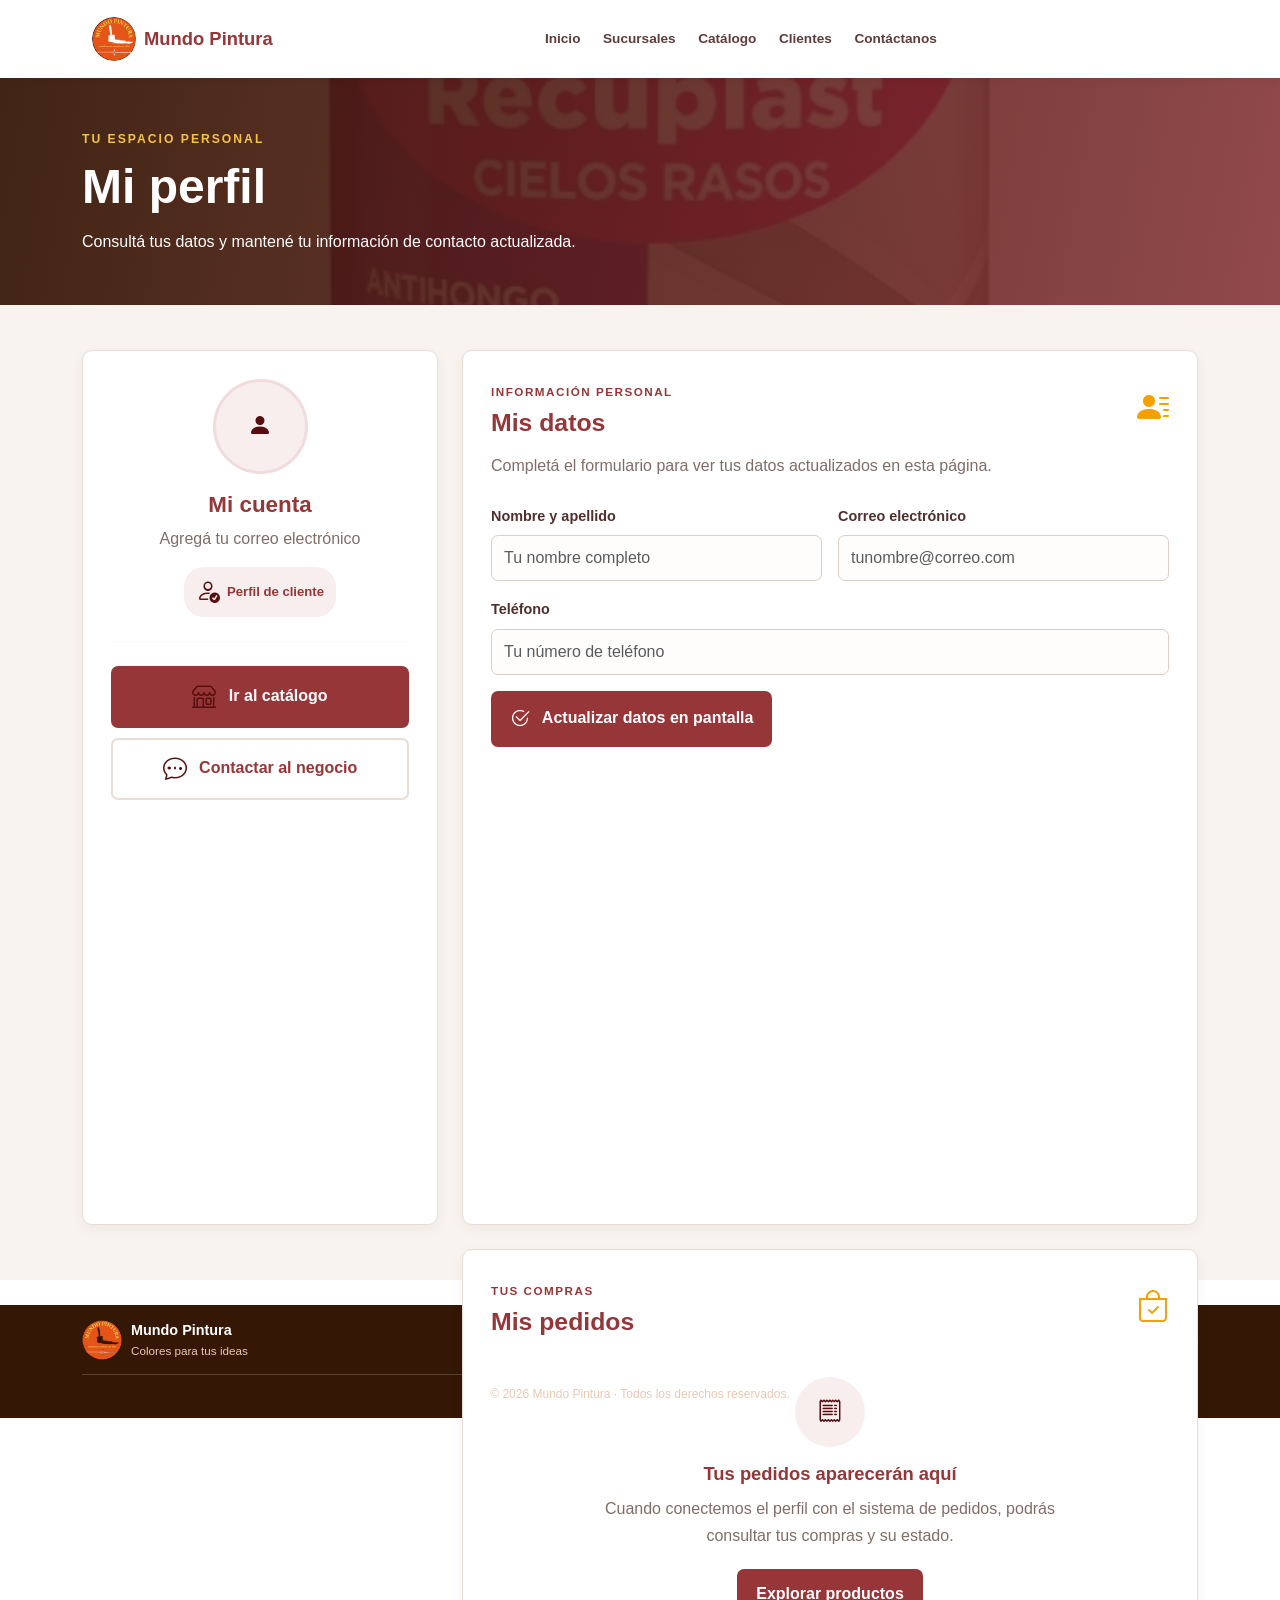
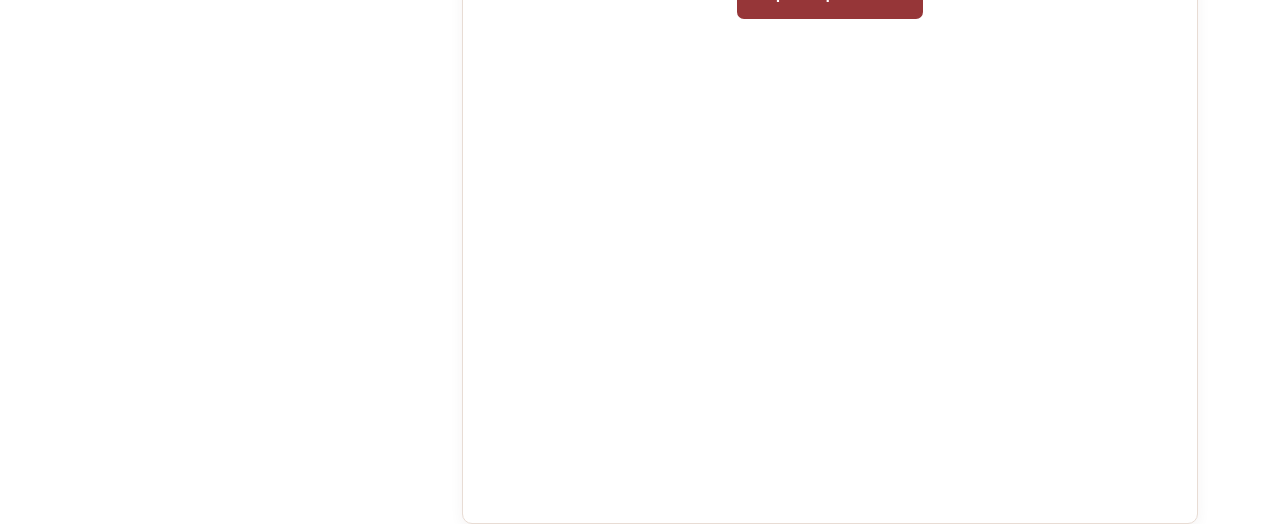
<file: perfil.html>
<!DOCTYPE html>
<html lang="es">
<head>
  <meta charset="UTF-8">
  <meta name="viewport" content="width=device-width, initial-scale=1.0">
  <link rel="icon" type="image/jpeg" href="img/lo1.png">

  <title>Mundo Pintura | Mi perfil</title>

  <!-- Bootstrap 5.3.3 -->
  <link
    href="https://cdn.jsdelivr.net/npm/bootstrap@5.3.3/dist/css/bootstrap.min.css"
    rel="stylesheet"
  >

  <!-- Iconos Bootstrap -->
  <link
    href="https://cdn.jsdelivr.net/npm/bootstrap-icons@1.11.3/font/bootstrap-icons.min.css"
    rel="stylesheet"
  >

<!-- Tipografía externa Google Fonts: Poppins -->
<link rel="preconnect" href="https://fonts.googleapis.com">
<link rel="preconnect" href="https://fonts.gstatic.com" crossorigin>
<link href="https://fonts.googleapis.com/css2?family=Poppins:wght@400;500;600;700&display=swap" rel="stylesheet">


  <!-- Estilos generales -->
  <link rel="stylesheet" href="style.css">

  
</head>

<body>

 
  <nav class="navbar navbar-expand-lg navbar-perfil">
    <div class="container">

      <a class="navbar-brand d-flex align-items-center gap-2"
         href="index.html">
        <img src="img/lo1.png" alt="Logo Mundo Pintura">
        <span>Mundo Pintura</span>
      </a>

      <button
        class="navbar-toggler"
        type="button"
        data-bs-toggle="collapse"
        data-bs-target="#menuPerfil"
        aria-controls="menuPerfil"
        aria-expanded="false"
        aria-label="Abrir menú"
      >
        <span class="navbar-toggler-icon"></span>
      </button>

      <div class="collapse navbar-collapse" id="menuPerfil">
        <ul class="navbar-nav mx-auto align-items-lg-center">
<li class="nav-item"><a class="nav-link" href="index.html">Inicio</a></li>
<li class="nav-item"><a class="nav-link" href="sucursale.html">Sucursales</a></li>
<li class="nav-item"><a class="nav-link" href="catalogo.html">Catálogo</a></li>
<li class="nav-item"><a class="nav-link" href="clientes.html">Clientes</a></li>
<li class="nav-item"><a class="nav-link" href="contactanos.html">Contáctanos</a></li>
</ul>
      </div>

    </div>
  </nav>


 
  <header class="perfil-hero">
    <div class="container">

      <span class="perfil-etiqueta">TU ESPACIO PERSONAL</span>

      <h1>Mi perfil</h1>

      <p>
        Consultá tus datos y mantené tu información de contacto actualizada.
      </p>

    </div>
  </header>


 
  <main class="perfil-contenido">
    <div class="container">

      <div class="row g-4">

        
        <div class="col-12 col-lg-4">

          <section class="perfil-tarjeta perfil-resumen">

            <div class="perfil-avatar">
              <i class="bi bi-person-fill"></i>
            </div>

            <h2 id="resumenNombre">Mi cuenta</h2>

            <p id="resumenEmail" class="perfil-correo">
              Agregá tu correo electrónico
            </p>

            <span class="perfil-estado">
              <i class="bi bi-person-check"></i>
              Perfil de cliente
            </span>

            <hr>

            <a href="catalogo.html" class="btn btn-perfil w-100">
              <i class="bi bi-shop me-2"></i>
              Ir al catálogo
            </a>

            <a href="contactanos.html" class="btn btn-perfil-secundario w-100">
              <i class="bi bi-chat-dots me-2"></i>
              Contactar al negocio
            </a>

          </section>

        </div>


       
        <div class="col-12 col-lg-8">

          <section class="perfil-tarjeta">

            <div class="perfil-titulo">
              <div>
                <span>INFORMACIÓN PERSONAL</span>
                <h2>Mis datos</h2>
              </div>

              <i class="bi bi-person-lines-fill"></i>
            </div>

            <p class="perfil-descripcion">
              Completá el formulario para ver tus datos actualizados en esta página.
            </p>

            <form id="formPerfilDatos">

              <div class="row g-3">

                <div class="col-12 col-md-6">
                  <label for="perfilNombre" class="form-label">
                    Nombre y apellido
                  </label>

                  <input
                    type="text"
                    id="perfilNombre"
                    name="nombre"
                    class="form-control"
                    placeholder="Tu nombre completo"
                    required
                  >
                </div>

                <div class="col-12 col-md-6">
                  <label for="perfilEmail" class="form-label">
                    Correo electrónico
                  </label>

                  <input
                    type="email"
                    id="perfilEmail"
                    name="email"
                    class="form-control"
                    placeholder="tunombre@correo.com"
                    required
                  >
                </div>

                <div class="col-12">
                  <label for="perfilTelefono" class="form-label">
                    Teléfono
                  </label>

                  <input
                    type="tel"
                    id="perfilTelefono"
                    name="telefono"
                    class="form-control"
                    placeholder="Tu número de teléfono"
                  >
                </div>

                <div class="col-12">
                  <button type="submit" class="btn btn-perfil">
                    <i class="bi bi-check2-circle me-2"></i>
                    Actualizar datos en pantalla
                  </button>
                </div>

                <div class="col-12">
                  <p id="estadoPerfil" role="status" aria-live="polite"></p>
                </div>

              </div>

            </form>

          </section>


          <!-- PEDIDOS -->
          <section class="perfil-tarjeta perfil-pedidos">

            <div class="perfil-titulo">
              <div>
                <span>TUS COMPRAS</span>
                <h2>Mis pedidos</h2>
              </div>

              <i class="bi bi-bag-check"></i>
            </div>

            <div class="pedidos-vacio">
              <div class="pedidos-icono">
                <i class="bi bi-receipt"></i>
              </div>

              <h3>Tus pedidos aparecerán aquí</h3>

              <p>
                Cuando conectemos el perfil con el sistema de pedidos,
                podrás consultar tus compras y su estado.
              </p>

              <a href="catalogo.html" class="btn btn-perfil">
                Explorar productos
              </a>
            </div>

          </section>

        </div>

      </div>

    </div>
  </main>


  <!-- PIE DE PÁGINA -->
  <footer class="footer-perfil">
    <div class="container">

      <div class="footer-perfil-contenido">

        <a href="index.html" class="footer-perfil-marca">
          <img src="img/lo1.png" alt="Logo Mundo Pintura">

          <span>
            <strong>Mundo Pintura</strong>
            <small>Colores para tus ideas</small>
          </span>
        </a>

        <a href="catalogo.html">Catálogo</a>
        <a href="contactanos.html">Contáctanos</a>

      </div>

      <p class="footer-perfil-copy">
        © 2026 Mundo Pintura · Todos los derechos reservados.
      </p>

    </div>
  </footer>


  <!-- Bootstrap -->
  <script src="https://cdn.jsdelivr.net/npm/bootstrap@5.3.3/dist/js/bootstrap.bundle.min.js"></script>

  <!-- JavaScript del perfil -->
  <script src="script.js"></script>

</body>
</html>
</file>
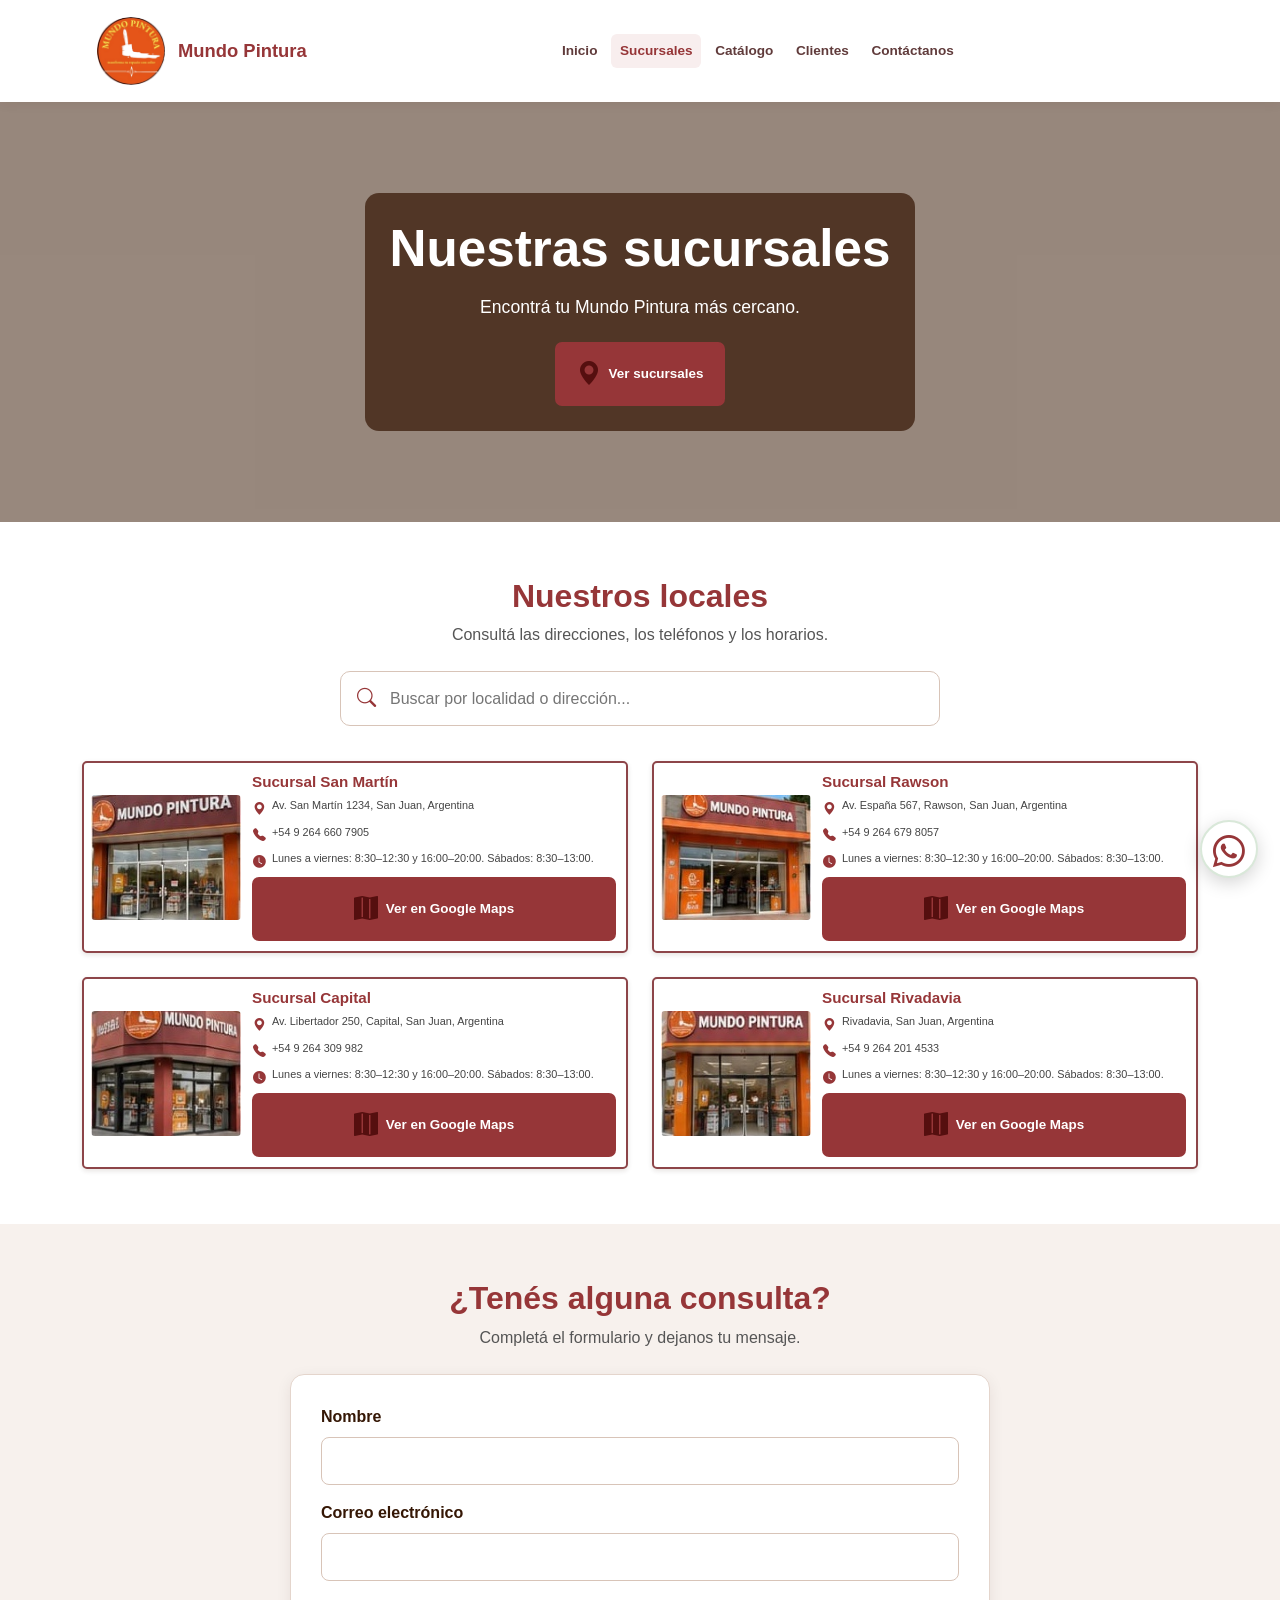
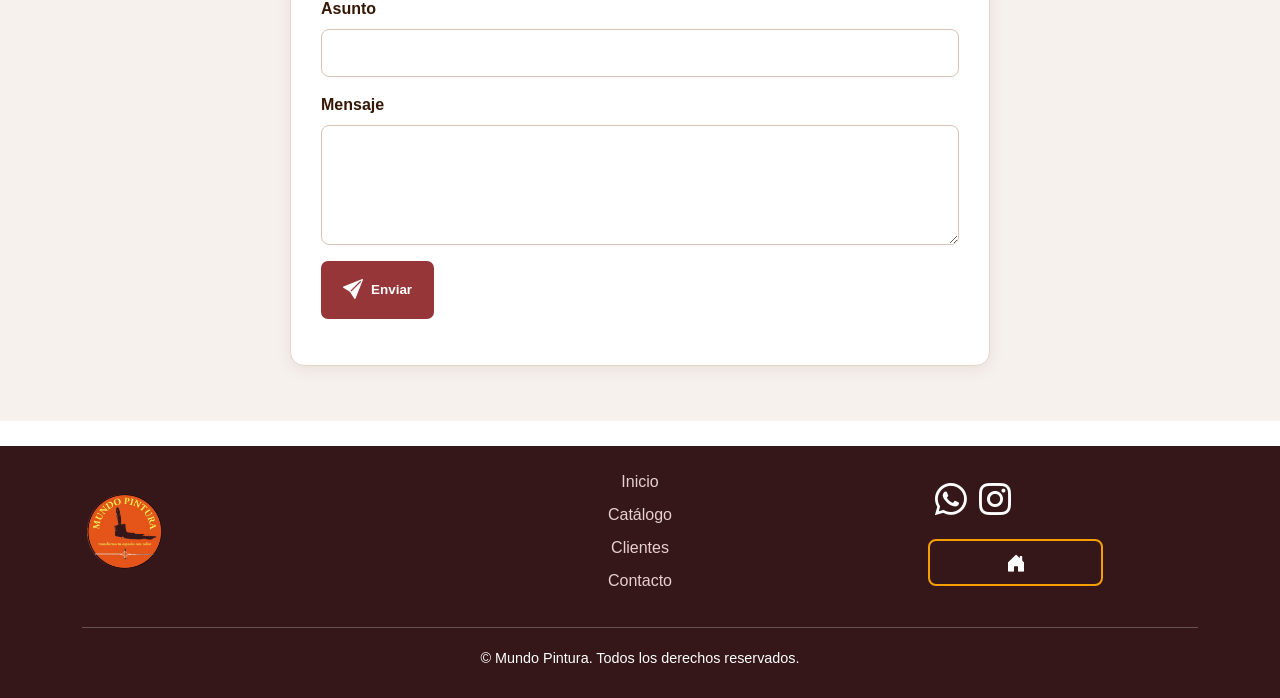
<file: sucursale.html>
<!DOCTYPE html>
<html lang="es">

<head>
  <meta charset="UTF-8">
  <meta name="viewport" content="width=device-width, initial-scale=1.0">
  <link rel="icon" type="image/jpeg" href="img/lo1.png">

  <title>Mundo Pintura | Sucursales</title>

  <!-- Bootstrap -->
  <link
    href="https://cdn.jsdelivr.net/npm/bootstrap@5.3.3/dist/css/bootstrap.min.css"
    rel="stylesheet"
  >

  <!-- Bootstrap Icons -->
  <link
    href="https://cdn.jsdelivr.net/npm/bootstrap-icons@1.11.3/font/bootstrap-icons.min.css"
    rel="stylesheet"
  >

<!-- Tipografía externa Google Fonts: Poppins -->
<link rel="preconnect" href="https://fonts.googleapis.com">
<link rel="preconnect" href="https://fonts.gstatic.com" crossorigin>
<link href="https://fonts.googleapis.com/css2?family=Poppins:wght@400;500;600;700&display=swap" rel="stylesheet">


  <!-- CSS general -->
  <link rel="stylesheet" href="./style.css">

</head>

<body>

  
  <header class="site-header">
   <nav class="navbar navbar-expand-lg navbar-contacto">
    <div class="container">

      <a class="navbar-brand d-flex align-items-center gap-2"
         href="index.html">
        <img src="img/lo1.png" alt="Logo Mundo Pintura">
        <span>Mundo Pintura</span>
      </a>

        <button
          class="navbar-toggler"
          type="button"
          data-bs-toggle="collapse"
          data-bs-target="#menuPrincipal"
          aria-controls="menuPrincipal"
          aria-expanded="false"
          aria-label="Abrir menú"
        >
          <span class="navbar-toggler-icon"></span>
        </button>

        <div class="collapse navbar-collapse" id="menuPrincipal">
          <ul class="navbar-nav mx-auto align-items-lg-center">
<li class="nav-item"><a class="nav-link" href="index.html">Inicio</a></li>
<li class="nav-item"><a class="nav-link active" href="sucursale.html">Sucursales</a></li>
<li class="nav-item"><a class="nav-link" href="catalogo.html">Catálogo</a></li>
<li class="nav-item"><a class="nav-link" href="clientes.html">Clientes</a></li>
<li class="nav-item"><a class="nav-link" href="contactanos.html">Contáctanos</a></li>
</ul>
        </div>

      </div>
    </nav>
  </header>

  <main>

   
    <!-- BANNER CON MAPA -->
<section class="sucursales-portada">

  <iframe
    class="mapa-banner"
    src="https://maps.google.com/maps?q=San%20Juan%2C%20Argentina&output=embed"
    title="Mapa de sucursales de Mundo Pintura"
    loading="lazy"
    referrerpolicy="no-referrer-when-downgrade"
    allowfullscreen
  ></iframe>

  <div class="sucursales-portada-contenido">
    <h1>Nuestras sucursales</h1>
    <p>Encontrá tu Mundo Pintura más cercano.</p>

    <a class="btn btn-bordo" href="#listaSucursales">
      <i class="bi bi-geo-alt-fill" aria-hidden="true"></i>
      Ver sucursales
    </a>
  </div>

</section>


    
    <section class="container sucursales-seccion" id="listaSucursales">

      <div class="text-center mb-4">
        <h2>Nuestros locales</h2>
        <p>Consultá las direcciones, los teléfonos y los horarios.</p>
      </div>

      
      <div class="buscador-sucursales">
        <i class="bi bi-search" aria-hidden="true"></i>

        <input
          type="search"
          id="buscarSucursal"
          placeholder="Buscar por localidad o dirección..."
          aria-label="Buscar sucursal"
        >
      </div>

      <!-- TARJETAS -->
      <div class="row g-4" id="tarjetasSucursales">

        <!-- 1 -->
        <div
          class="col-12 col-md-6 branch-item"
          data-sucursal="san martin av san martin san juan"
        >
          <article class="branch-card">

            <img
              src="./img/s1.img.jpeg"
              alt="Sucursal de Mundo Pintura en San Martín"
              class="branch-img"
            >

            <div class="branch-info">
              <h3>Sucursal San Martín</h3>

              <p>
                <i class="bi bi-geo-alt-fill" aria-hidden="true"></i>
                <span>Av. San Martín 1234, San Juan, Argentina</span>
              </p>

              <p>
                <i class="bi bi-telephone-fill" aria-hidden="true"></i>
                <span>+54 9 264 660 7905</span>
              </p>

              <p>
                <i class="bi bi-clock-fill" aria-hidden="true"></i>
                <span>Lunes a viernes: 8:30–12:30 y 16:00–20:00. Sábados: 8:30–13:00.</span>
              </p>

              <a
                class="btn btn-bordo btn-mapa"
                href="https://www.google.com/maps/search/?api=1&query=Av.+San+Martin+1234+San+Juan+Argentina"
                target="_blank"
                rel="noopener noreferrer"
              >
                <i class="bi bi-map-fill" aria-hidden="true"></i>
                Ver en Google Maps
              </a>
            </div>

          </article>
        </div>

        <!-- 2-->
        <div
          class="col-12 col-md-6 branch-item"
          data-sucursal="rawson av espana san juan"
        >
          <article class="branch-card">

            <img
              src="./img/s2.img.jpeg"
              alt="Sucursal de Mundo Pintura en Rawson"
              class="branch-img"
            >

            <div class="branch-info">
              <h3>Sucursal Rawson</h3>

              <p>
                <i class="bi bi-geo-alt-fill" aria-hidden="true"></i>
                <span>Av. España 567, Rawson, San Juan, Argentina</span>
              </p>

              <p>
                <i class="bi bi-telephone-fill" aria-hidden="true"></i>
                <span>+54 9 264 679 8057</span>
              </p>

              <p>
                <i class="bi bi-clock-fill" aria-hidden="true"></i>
                <span>Lunes a viernes: 8:30–12:30 y 16:00–20:00. Sábados: 8:30–13:00.</span>
              </p>

              <a
                class="btn btn-bordo btn-mapa"
                href="https://www.google.com/maps/search/?api=1&query=Av.+Espana+567+Rawson+San+Juan+Argentina"
                target="_blank"
                rel="noopener noreferrer"
              >
                <i class="bi bi-map-fill" aria-hidden="true"></i>
                Ver en Google Maps
              </a>
            </div>

          </article>
        </div>

        <!-- 3 -->
        <div
          class="col-12 col-md-6 branch-item"
          data-sucursal="capital av libertador san juan"
        >
          <article class="branch-card">

            <img
              src="./img/s3.img.jpeg"
              alt="Sucursal de Mundo Pintura en Capital"
              class="branch-img"
            >

            <div class="branch-info">
              <h3>Sucursal Capital</h3>

              <p>
                <i class="bi bi-geo-alt-fill" aria-hidden="true"></i>
                <span>Av. Libertador 250, Capital, San Juan, Argentina</span>
              </p>

              <p>
                <i class="bi bi-telephone-fill" aria-hidden="true"></i>
                <span>+54 9 264 309 982</span>
              </p>

              <p>
                <i class="bi bi-clock-fill" aria-hidden="true"></i>
                <span>Lunes a viernes: 8:30–12:30 y 16:00–20:00. Sábados: 8:30–13:00.</span>
              </p>

              <a
                class="btn btn-bordo btn-mapa"
                href="https://www.google.com/maps/search/?api=1&query=Av.+Libertador+250+Capital+San+Juan+Argentina"
                target="_blank"
                rel="noopener noreferrer"
              >
                <i class="bi bi-map-fill" aria-hidden="true"></i>
                Ver en Google Maps
              </a>
            </div>

          </article>
        </div>

        <!-- 4-->
        <div
          class="col-12 col-md-6 branch-item"
          data-sucursal="rivadavia san juan"
        >
          <article class="branch-card">

            <img
              src="./img/s4.img.jpeg"
              alt="Sucursal de Mundo Pintura en Rivadavia"
              class="branch-img"
            >

            <div class="branch-info">
              <h3>Sucursal Rivadavia</h3>

              <p>
                <i class="bi bi-geo-alt-fill" aria-hidden="true"></i>
                <span>Rivadavia, San Juan, Argentina</span>
              </p>

              <p>
                <i class="bi bi-telephone-fill" aria-hidden="true"></i>
                <span>+54 9 264 201 4533</span>
              </p>

              <p>
                <i class="bi bi-clock-fill" aria-hidden="true"></i>
                <span>Lunes a viernes: 8:30–12:30 y 16:00–20:00. Sábados: 8:30–13:00.</span>
              </p>

              <a
                class="btn btn-bordo btn-mapa"
                href="https://www.google.com/maps/search/?api=1&query=Rivadavia+San+Juan+Argentina"
                target="_blank"
                rel="noopener noreferrer"
              >
                <i class="bi bi-map-fill" aria-hidden="true"></i>
                Ver en Google Maps
              </a>
            </div>

          </article>
        </div>

      </div>

      <p id="sinResultados" class="sin-resultados" hidden>
        No se encontraron sucursales con esa búsqueda.
      </p>

    </section>




    <!-- CONTACTO -->
    <section class="contacto-sucursales">
      <div class="container">

        <div class="text-center mb-4">
          <h2>¿Tenés alguna consulta?</h2>
          <p>Completá el formulario y dejanos tu mensaje.</p>
        </div>

        <form id="formContacto" class="formulario-sucursales">

          <div class="mb-3">
            <label for="nombre" class="form-label">Nombre</label>
            <input
              type="text"
              class="form-control"
              id="nombre"
              name="nombre"
              required
            >
          </div>

          <div class="mb-3">
            <label for="email" class="form-label">Correo electrónico</label>
            <input
              type="email"
              class="form-control"
              id="email"
              name="email"
              required
            >
          </div>

          <div class="mb-3">
            <label for="asunto" class="form-label">Asunto</label>
            <input
              type="text"
              class="form-control"
              id="asunto"
              name="asunto"
              required
            >
          </div>

          <div class="mb-3">
            <label for="mensaje" class="form-label">Mensaje</label>
            <textarea
              class="form-control"
              id="mensaje"
              name="mensaje"
              rows="4"
              required
            ></textarea>
          </div>

          <button type="submit" class="btn btn-bordo">
            <i class="bi bi-send-fill" aria-hidden="true"></i>
            Enviar
          </button>

          <p id="mensajeContacto" class="mensaje-contacto" role="status"></p>

        </form>
      </div>
    </section>

  </main>
</a>




<!-- PIE DE PÁGINA -->
  <footer class="catalogo-footer">
    <div class="container">
      <div class="row align-items-center gy-2">

        <div class="col-md-4 text-center text-md-start">
          <a href="index.html">
            <img src="img/lo1.png"
                 alt="Mundo Pintura"
                 class="footer-logo">
          </a>

          
        </div>

        <div class="col-md-4 text-center">
          
          <a href="index.html">Inicio</a>
          <a href="catalogo.html">Catálogo</a>
          <a href="clientes.html">Clientes</a>
          <a href="contactanos.html">Contacto</a>
        </div>

        <div class="col-md-3 text-center text-md-end">
         
          <div class="footer-redes">
            <a href="https://wa.me/5492646607905"
               target="_blank" rel="noopener" aria-label="WhatsApp">
             <i class="bi bi-whatsapp"></i>
            </a>

            <a href="#" aria-label="Instagram">
             <i class="bi bi-instagram"></i>
            </a>
          </div>

          <a href="index.html" class="volver-inicio">
            <i class="bi bi-house-door-fill" aria-hidden="true"></i>

          </a>
        </div>

      </div>

      <div class="footer-final">
        <p>© Mundo Pintura. Todos los derechos reservados.</p>
      </div>
    </div>
  </footer>


  <!-- WHATSAPP -->
  <a
    class="whatsapp-catalogo"
    href="https://wa.me/5492646607905"
    target="_blank"
    rel="noopener"
    aria-label="Consultar por WhatsApp"
  >
   <i class="bi bi-whatsapp"></i>
  </a>

  <!-- Bootstrap JS -->
  <script src="https://cdn.jsdelivr.net/npm/bootstrap@5.3.3/dist/js/bootstrap.bundle.min.js"></script>

  <!-- JavaScript de sucursales -->
  <script src="script.js"></script>

</body>
</html>
</file>
<file: style.css>
/* =========================================
   1. CONFIGURACIÓN GENERAL
========================================= */

/* Tipografía general del sitio */
body {
    font-family: "Poppins", sans-serif;
}



:root {
  --bordo: #963638;
  --bordo-oscuro: #7f292c;
  --texto: #603b3b;
  --naranja: #f5a000;
  --fondo: #f8f5f1;
  --blanco: #ffffff;
  --borde: #d9bdb7;
  --sombra: 0 4px 14px rgba(53, 23, 5, 0.10);
}

* {
  box-sizing: border-box;
}

html {
  scroll-behavior: smooth;
  scroll-padding-top: 85px;
}

body {
  margin: 0;
  color: #333333;
  background: #ffffff;
  font-family: Arial, Helvetica, sans-serif;
}

img {
  max-width: 100%;
}

a {
  transition: color 0.2s ease;
}

button,
input,
select,
textarea {
  font: inherit;
}


/* =========================================
   2. BOTONES 
========================================= */

.btn-bordo {
  display: inline-flex;
  align-items: center;
  justify-content: center;
  gap: 8px;
  padding: 10px 18px;
  border: 1px solid var(--bordo);
  border-radius: 7px;
  background: var(--bordo);
  color: var(--blanco);
  font-size: 0.9rem;
  font-weight: 700;
  text-decoration: none;
  transition: background 0.2s ease, transform 0.2s ease;
}

.btn-bordo:hover,
.btn-bordo:focus {
  border-color: var(--bordo-oscuro);
  background: var(--bordo-oscuro);
  color: var(--blanco);
}

.btn-naranja {
  padding: 13px 23px;
  border: 0;
  border-radius: 7px;
  background: var(--naranja);
  color: #382017;
  font-weight: 800;
}

.btn-naranja:hover {
  background: #ffc044;
  color: #382017;
}

.btn-claro {
  display: inline-flex;
  align-items: center;
  justify-content: center;
  flex-shrink: 0;
  padding: 13px 24px;
  border-radius: 7px;
  background: var(--blanco);
  color: #51272a;
  font-weight: 800;
  text-decoration: none;
}

.btn-claro:hover {
  background: #ffe8d2;
  color: #51272a;
}


/* =========================================
   3. ENCABEZADO Y NAVEGACIÓN DEL INICIO
========================================= */

.site-header {
  position: relative;
  z-index: 1020;
  background: var(--blanco);
}

.navbar {
  min-height: 60px;
  padding: 5px 0;
}

.navbar .container {
  max-width: 920px;
}



.navbar .nav-link {
  padding: 0.45rem 0.55rem !important;
  color: #754747;
  font-size: 0.78rem;
  text-transform: capitalize;
}

.navbar .nav-link:hover,
.navbar .nav-link.active {
  color: var(--bordo);
}

.header-actions {
  display: flex;
  align-items: center;
  justify-content: center;
  gap: 10px;
}

.icon-button {
  position: relative;
  display: grid;
  flex: 0 0 32px;
  place-items: center;
  width: 32px;
  height: 32px;
  padding: 5px;
  overflow: visible;
  border: 0;
  background: transparent;
  cursor: pointer;
}

.icon-button img {
  display: block;
  width: 20px;
  height: 20px;
  max-width: 100%;
  max-height: 100%;
  object-fit: contain;
  object-position: center;
}



.header-panel {
  position: relative;
  display: flex;
  align-items: center;
  gap: 8px;
  padding: 10px 25px 10px 0 !important;
  background: #ffffff;
}

.panel-close {
  position: absolute;
  top: 5px;
  right: 0;
  border: 0;
  background: transparent;
  color: var(--bordo);
  font-size: 1.5rem;
}

.profile-panel {
  display: block;
}

.profile-panel h2 {
  color: var(--bordo);
  font-size: 0.9rem;
}

.profile-panel small {
  font-size: 0.72rem;
}

#panelBuscador {
  box-shadow: 0 5px 12px #0000000d;
}

#buscadorGeneral {
  min-width: 0;
}




/* Resultado encontrado por el buscador */
.resultado-busqueda {
  outline: 3px solid #f5a000;
  outline-offset: 5px;
  border-radius: 6px;
  transition: outline-color 0.3s ease;
}

/* =========================================
   4. BANNER PRINCIPAL DEL INICIO
========================================= */

.hero {
  max-width: 920px;
  margin: 0 auto;
}

.hero-carousel {
  position: relative;
  overflow: hidden;
}

.hero-img {
  width: 100%;
  height: clamp(190px, 31vw, 300px);
  object-fit: cover;
}

.hero-carousel::after {
  position: absolute;
  inset: 0;
  background: #17131347;
  content: "";
  pointer-events: none;
}

.hero-overlay {
  position: absolute;
  z-index: 2;
  inset: 0;
  display: flex;
  flex-direction: column;
  align-items: center;
  justify-content: center;
  padding: 15px;
  color: #ffffff;
  text-align: center;
}

.hero-overlay h1 {
  margin: 0 0 13px;
  font-size: clamp(1.7rem, 4vw, 2.65rem);
  font-weight: 800;
  line-height: 1.08;
  text-shadow: 0 2px 3px #0005;
}

.hero-overlay .btn {
  font-size: 0.85rem;
}

.carousel-indicators,
.carousel-control-prev,
.carousel-control-next {
  z-index: 3;
}


/* =========================================
   5. PRESENTACIÓN DEL INICIO
========================================= */

.intro-section {
  padding: 24px 0 25px;
}

.intro-section .container {
  max-width: 880px;
}

.intro-card {
  overflow: hidden;
  padding: 5px;
  border: 2px solid var(--bordo);
  border-radius: 11px;
  background: #f8f8f8;
  box-shadow: var(--sombra);
}

.intro-img {
  display: block;
  width: 100%;
  height: clamp(145px, 20vw, 190px);
  border-radius: 7px;
  object-fit: cover;
}

.intro-copy {
  padding: 12px 24px;
}

.intro-copy p {
  margin: 0;
  font-size: clamp(0.7rem, 1.2vw, 0.85rem);
  line-height: 1.5;
}


/* =========================================
   6. TENDENCIAS 
========================================= */





.section-title {
  margin: 0 0 18px;
  color: #51272a;
  font-size: clamp(1.3rem, 3vw, 2rem);
  font-weight: 800;
  line-height: 1.15;
  text-align: center;
}








/* =========================================
   7. OFERTAS 
========================================= */

.ofertas-inicio {
  padding: 45px 0;
  background: #f8f5f1;
}

.ofertas-inicio .container {
  max-width: 1050px;
}

.ofertas-encabezado {
  margin: 0 auto 30px;
  text-align: center;
}

.ofertas-encabezado h2 {
  margin-bottom: 10px;
  color: #51272a;
  font-size: clamp(1.6rem, 4vw, 2.4rem);
  font-weight: 800;
}

.ofertas-encabezado p {
  
  color: #756767;
  line-height: 3;
}

.oferta-card {
  position: relative;
  display: flex;
  flex-direction: column;
  height: 100%;
  overflow: hidden;
  border: 1px solid #e5d8d3;
  border-radius: 14px;
  background: #ffffff;
  box-shadow: 0 4px 14px #0000000d;
  transition: transform 0.25s ease, box-shadow 0.25s ease;
}

.oferta-card:hover {
  transform: translateY(-5px);
  box-shadow: 0 10px 24px #00000017;
}

.oferta-descuento {
  position: absolute;
  z-index: 2;
  top: 12px;
  left: 12px;
  padding: 7px 11px;
  border-radius: 20px;
  background: var(--bordo);
  color: #ffffff;
  font-size: 0.8rem;
  font-weight: 800;
  box-shadow: 0 2px 5px #0002;
}

.oferta-imagen {
  display: flex;
  align-items: center;
  justify-content: center;
  
  padding: 15px;
  background: #ffffff;
}

.oferta-imagen img {
  display: block;
  width: 100%;
  height: 100%;
  object-fit: contain;
}

.oferta-contenido {
  display: flex;
  flex: 1;
  flex-direction: column;
  align-items: stretch;
  padding: 20px;
}

.oferta-contenido h3 {
  margin: 0 0 15px;
  color: #51272a;
  font-size: 1.1rem;
  font-weight: 800;
  line-height: 1.4;
}

.precio-anterior {
  margin: 0 0 4px;
  color: #817575;
  font-size: 0.9rem;
  text-decoration: line-through;
}

.precio-oferta {
  margin: 0 0 18px;
  color: var(--bordo);
  font-size: 1.5rem;
  font-weight: 800;
}

.btn-oferta {
  display: block;
  width: 100%;
  margin-top: auto;
  padding: 11px 14px;
  border: 1px solid var(--bordo);
  border-radius: 7px;
  background: var(--bordo);
  color: #ffffff;
  font-size: 0.9rem;
  font-weight: 700;
  text-align: center;
  text-decoration: none;
  transition: background 0.2s ease;
}

.btn-oferta:hover {
  background: var(--bordo-oscuro);
  color: #ffffff;
}




/* =========================================
   8. TARJETAS
========================================= */

.products-section {
  padding: 25px 0 20px;
  background: #f2f2f2;
}

.products-section .container {
  max-width: 900px;
}







.product-card {
  position: relative;
  display: flex;
  flex-direction: column;
  align-items: stretch;
  min-width: 0;
  padding: 35px 8px 10px;
  border: 1px solid #d9bdb7;
  border-radius: 10px;
  background: #ffffff;
  text-align: center;
  scroll-snap-align: start;
  box-shadow: 0 3px 10px #00000012;
  transition: transform 0.2s ease, box-shadow 0.2s ease;
}

.product-card:hover {
  transform: translateY(-3px);
  box-shadow: 0 6px 15px #0000001c;
}

.product-card[hidden] {
  display: none !important;
}





.product-card h3 {
  display: grid;
  place-items: center;
  min-height: 38px;
  margin: 0 -8px;
  padding: 6px 4px;
  background: var(--bordo);
  color: #ffffff;
  font-size: 0.8rem;
  font-weight: 700;
  line-height: 1.25;
}

.price {
  margin: 0 -8px 8px;
  padding: 5px 4px 8px;
  background: var(--bordo);
  color: #ffffff;
  font-size: 0.85rem;
}






.help-strip {
  padding: 26px 0;
  border-top: 1px solid #e3d4ce;
  border-bottom: 1px solid #e3d4ce;
  background: #ffffff;
}

.help-strip-content {
  display: flex;
  align-items: center;
  justify-content: space-between;
  gap: 24px;
}

.help-strip h2 {
  margin: 2,5rem;
  color: var(--bordo);
  font-size: 1.15rem;
}

.help-strip p {
  max-width: 680px;
  margin: 0;
  color: #574746;
  font-size: 1,5rem;
  line-height: 1.6;
}


/* =========================================
   9. COLORES QUE INSPIRAN
========================================= */

.seccion-tendencias {
  padding: 70px 0;
  background: #f8f5f1;
}

.encabezado-tendencias {
  max-width: 720px;
  margin: 0 auto 40px;
  text-align: center;
}

.etiqueta-tendencias {
  display: inline-block;
  margin-bottom: 12px;
  color: var(--bordo);
  font-size: 0.78rem;
  font-weight: 800;
  letter-spacing: 3px;
}

.encabezado-tendencias h2 {
  margin-bottom: 10px;
  color: #51272a;
  font-size: clamp(4vw,);
  font-weight: 800;
  line-height: 1.15;
}

.encabezado-tendencias p {
  margin: 0;
  color: #756767;
  font-size: 1rem;
  line-height: 1.8;
}

.tarjeta-color {
  height: 100%;
  overflow: hidden;
  border: 3px solid #eee4df;
  border-radius: 12px;
  background: #ffffff;
  box-shadow: 0 8px 24px rgba(65, 30, 25, 0.07);
  transition: transform 0.3s ease, box-shadow 0.3s ease;
}

.tarjeta-color:hover {
  transform: translateY(-5px);
  box-shadow: 0 16px 35px rgba(65, 30, 25, 0.14);
}

.tarjeta-rosa {
  border-color: #e754a6;
}

.tarjeta-azul {
  border-color: #125b8b;
}

.tarjeta-verde {
  border-color: #79a83b;
}

.tarjeta-turquesa {
  border-color: #20b8b0;
}

.tarjeta-color-imagen {
  position: relative;
  height: 235px;
  overflow: hidden;
  background: #e9ded8;
}

.tarjeta-color-imagen img {
  display: block;
  width: 100%;
  height: 100%;
  object-fit: cover;
  transition: transform 0.5s ease;
}

.tarjeta-color:hover .tarjeta-color-imagen img {
  transform: scale(1.06);
}

.color-etiqueta {
  position: absolute;
  right: 12px;
  bottom: 12px;
  padding: 7px 12px;
  border-radius: 30px;
  background: rgba(255, 255, 255, 0.94);
  color: #51272a;
  font-size: 0.75rem;
  font-weight: 700;
}

.tarjeta-color-contenido {
  padding: 23px 20px 25px;
}

.numero-color {
  color: #a65c4f;
  font-size: 0.7rem;
  font-weight: 800;
  letter-spacing: 1.5px;
}

.tarjeta-color-contenido h3 {
  margin: 10px 0;
  color: #51272a;
  font-size: 1.45rem;
  font-weight: 800;
}

.tarjeta-color-contenido p {
  min-height: 75px;
  margin-bottom: 20px;
  color: #756767;
  font-size: 0.92rem;
  line-height: 1.7;
}

.enlace-color {
  display: inline-flex;
  align-items: center;
  gap: 9px;
  color: var(--bordo);
  font-weight: 800;
  text-decoration: none;
}

.enlace-color:hover {
  color: #702528;
}

.enlace-color span {
  transition: transform 0.2s ease;
}

.enlace-color:hover span {
  transform: translateX(5px);
}




/* =========================================
   CATÁLOGO: ENCABEZADO
========================================= */

.catalogo-header {
  position: relative;
  z-index: 1000;
  background: #ffffff;
  box-shadow: 0 3px 15px rgba(0, 0, 0, 0.07);
}

.catalogo-header .navbar {
  min-height: 88px;
}



.catalogo-header .nav-link:hover,
.catalogo-header .nav-link.active {
  color: var(--bordo);
}

.catalogo-header .navbar-toggler {
  border-color: #d8c3c0;
}

.catalogo-header .navbar-toggler:focus {
  box-shadow: 0 0 0 3px rgba(150, 54, 56, 0.15);
}


/* =========================================
   CATÁLOGO: BANNER
========================================= */

.catalogo-hero {
  position: relative;
  display: flex;
  align-items: center;
  min-height: 490px;
  overflow: hidden;
  background: #572a27;
}

.catalogo-hero-fondo {
  position: absolute;
  inset: 0;
  background:
    linear-gradient(
      90deg,
      rgba(48, 22, 20, 0.9) 0%,
      rgba(67, 30, 27, 0.72) 48%,
      rgba(67, 30, 27, 0.12) 100%
    ),
   
}

.catalogo-hero-contenido {
  position: relative;
  z-index: 1;
  padding-top: 75px;
  padding-bottom: 75px;
  color: #ffffff;
}

.catalogo-etiqueta {
  display: inline-block;
  margin-bottom: 18px;
  color: #ffd28b;
  font-size: 0.8rem;
  font-weight: 800;
  letter-spacing: 3px;
}

.catalogo-hero h1 {
  max-width: 720px;
  margin-bottom: 20px;
  font-size: clamp(2.4rem, 5vw, 4.3rem);
  font-weight: 800;
  line-height: 1.08;
}

.catalogo-hero p {
  max-width: 540px;
  margin-bottom: 28px;
  color: #f5e8e4;
  font-size: 1.1rem;
  line-height: 1.8;
}


/* =========================================
   CATÁLOGO: PRESENTACIÓN
========================================= */

.catalogo-presentacion {
  padding: 75px 0 35px;
}

.subtitulo-seccion {
  display: inline-block;
  margin-bottom: 12px;
  color: var(--bordo);
  font-size: 0.76rem;
  font-weight: 800;
  letter-spacing: 2.5px;
}

.catalogo-presentacion h2,
.catalogo-titulo h2 {
  margin-bottom: 15px;
  color: #51272a;
  font-size: clamp(2rem, 4vw, 2.8rem);
  font-weight: 800;
}

.catalogo-presentacion p {
  max-width: 700px;
  margin: 0 auto;
  color: #766969;
  font-size: 1rem;
  line-height: 1.8;
}


/* =========================================
   CATÁLOGO: BUSCADOR Y FILTROS
========================================= */

.catalogo-productos {
  padding: 45px 0 90px;
  background: var(--fondo);
}

.catalogo-titulo {
  display: flex;
  align-items: flex-end;
  justify-content: space-between;
  gap: 20px;
  margin-bottom: 25px;
}

.catalogo-titulo h2 {
  margin-bottom: 0;
}

.cantidad-resultados {
  padding-bottom: 8px;
  color: #796767;
  font-size: 0.9rem;
  white-space: nowrap;
}

.catalogo-buscador {
  display: flex;
  align-items: center;
  gap: 12px;
  max-width: 650px;
  margin-bottom: 24px;
  padding: 6px 16px;
  border: 1px solid #e5d8d3;
  border-radius: 10px;
  background: #ffffff;
}

.simbolo-busqueda {
  color: var(--bordo);
  font-size: 2rem;
  line-height: 1;
}

.catalogo-buscador .form-control {
  min-height: 45px;
  border: 0;
  box-shadow: none;
}

.catalogo-buscador:focus-within {
  border-color: var(--bordo);
  box-shadow: 0 0 0 3px rgba(150, 54, 56, 0.09);
}

.catalogo-filtros {
  display: flex;
  flex-wrap: wrap;
  gap: 10px;
  margin-bottom: 35px;
}

.filtro-btn {
  padding: 10px 18px;
  border: 1px solid #e2c9c5;
  border-radius: 30px;
  background: #ffffff;
  color: var(--bordo);
  font-size: 0.9rem;
  font-weight: 700;
  transition: all 0.2s ease;
}

.filtro-btn:hover,
.filtro-btn.activo {
  border-color: var(--bordo);
  background: var(--bordo);
  color: #ffffff;
}


/* =========================================
   CATÁLOGO: TARJETAS DE PRODUCTOS
========================================= */

.producto-item[hidden] {
  display: none !important;
}

.producto-tarjeta {
  height: 100%;
  overflow: hidden;
  border: 1px solid #eee2dd;
  border-radius: 14px;
  background: #ffffff;
  box-shadow: 0 6px 20px rgba(70, 35, 30, 0.05);
  transition: transform 0.25s ease, box-shadow 0.25s ease;
}

.producto-tarjeta:hover {
  transform: translateY(-6px);
  box-shadow: 0 14px 30px rgba(70, 35, 30, 0.13);
}

.producto-imagen {
  position: relative;
  display: flex;
  align-items: center;
  justify-content: center;
  height: 235px;
  overflow: hidden;
  background: #ffffff;
}

.producto-imagen img {
  width: 100%;
  height: 100%;
  padding: 12px;
  object-fit: contain;
  transition: transform 0.35s ease;
}

.producto-tarjeta:hover .producto-imagen img {
  transform: scale(1.05);
}

.producto-etiqueta {
  position: absolute;
  z-index: 1;
  top: 13px;
  left: 13px;
  padding: 6px 11px;
  border-radius: 5px;
  background: var(--bordo);
  color: #ffffff;
  font-size: 0.72rem;
  font-weight: 800;
}

.producto-info {
  display: flex;
  flex-direction: column;
  min-height: 225px;
  padding: 21px 18px;
}

.producto-categoria {
  margin-bottom: 8px;
  color: #a35c4f;
  font-size: 0.76rem;
  font-weight: 800;
  letter-spacing: 1px;
  text-transform: uppercase;
}

.producto-info h3 {
  min-height: 48px;
  margin-bottom: 10px;
  color: #51272a;
  font-size: 1.15rem;
  font-weight: 800;
}

.producto-info p {
  margin-bottom: 20px;
  color: #786b6b;
  font-size: 0.9rem;
  line-height: 1.6;
}

.producto-boton {
  display: flex;
  align-items: center;
  justify-content: space-between;
  gap: 8px;
  margin-top: auto;
  padding-top: 14px;
  border-top: 1px solid #eee4df;
  color: var(--bordo);
  font-size: 0.88rem;
  font-weight: 800;
  text-decoration: none;
}

.producto-boton span {
  font-size: 1.2rem;
  transition: transform 0.2s ease;
}

.producto-boton:hover {
  color: var(--bordo-oscuro);
}

.producto-boton:hover span {
  transform: translateX(5px);
}

.sin-resultados {
  margin: 30px 0 0;
  padding: 25px;
  border-radius: 10px;
  background: #ffffff;
  color: #685454;
  text-align: center;
}

.precio-anterior {
  margin: 0;
  color: #777;
  text-decoration: line-through;
  font-size: 0.9rem;
}

.precio-oferta {
  margin: 0;
  color: #963638;
  font-size: 1.3rem;
  font-weight: bold;
}

.producto-boton {
  width: 100%;
  padding: 11px;
  border: none;
  border-radius: 8px;
  background: #963638;
  color: #fff;
  font-weight: bold;
  cursor: pointer;
}

.producto-boton:hover {
  background: #7f292c;
  color: #fff;
}

/* SELECTOR DE CANTIDAD */

.selector-cantidad {
  display: flex;
  align-items: center;
  justify-content: center;
  gap: 18px;
  margin: 12px 0;
}

.cantidad-btn {
  display: flex;
  align-items: center;
  justify-content: center;
  width: 38px;
  height: 38px;
  border: none;
  border-radius: 8px;
  background: #f5c342;
  color: #51272a;
  font-size: 1.5rem;
  font-weight: bold;
  cursor: pointer;
  transition: background 0.2s ease, transform 0.2s ease;
}

.cantidad-btn:hover {
  background: #e8b52d;
  transform: scale(1.05);
}

.cantidad-valor {
  min-width: 24px;
  text-align: center;
  color: #51272a;
  font-size: 1.1rem;
  font-weight: bold;
}

/* BOTÓN AGREGAR AL CARRITO */

.producto-boton {
  display: block;
  width: 100%;
  padding: 12px;
  border: none;
  border-radius: 8px;
  background: #f5c342;
  color: #51272a;
  font-weight: bold;
  text-align: center;
  cursor: pointer;
  transition: background 0.2s ease;
}

.producto-boton:hover {
  background: #e8b52d;
  color: #51272a;
}

/* =========================================
  CATÁLOGO: BANNER DE CONTACTO
========================================= */

.catalogo-cta {
  padding: 60px 0;
  background: linear-gradient(120deg, #7f292c, #963638 65%, #b45b40);
  color: #ffffff;
}

.catalogo-cta-contenido {
  display: flex;
  align-items: center;
  justify-content: space-between;
  gap: 30px;
}

.catalogo-cta-contenido > div {
  max-width: 720px;
}

.catalogo-cta-contenido > div > span {
  display: block;
  margin-bottom: 12px;
  color: #ffdaa1;
  font-size: 0.76rem;
  font-weight: 800;
  letter-spacing: 2px;
}

.catalogo-cta h2 {
  margin-bottom: 12px;
  font-size: clamp(1.7rem, 3vw, 2.5rem);
  font-weight: 800;
}

.catalogo-cta p {
  margin-bottom: 0;
  color: #f8e9e5;
  line-height: 1.8;
}

/* ========================================
   CANTIDAD Y BOTONES DEL CATÁLOGO
======================================== */



.cantidad-btn {
  display: flex;
  align-items: center;
  justify-content: center;
  width: 38px;
  height: 38px;
  padding: 0;
  border: none;
  border-radius: 8px;
  background: #f5c342;
  color: #51272a;
  font-size: 1.5rem;
  font-weight: bold;
  cursor: pointer;
  transition: background 0.2s ease, transform 0.2s ease;
}





.producto-boton {
  display: block;
  width: 100%;
  margin-top: 8px;
  padding: 12px;
  border: none;
  border-radius: 8px;
  background: #f5c342;
  color: #51272a;
  font-weight: bold;
  text-align: center;
  text-decoration: none;
  cursor: pointer;
  transition: background 0.2s ease;
}

.producto-boton:hover {
  background: #e8b52d;
  color: #51272a;
}

.precio-anterior {
  margin: 0;
  color: #777;
  font-size: 0.9rem;
  text-decoration: line-through;
}

.precio-oferta {
  margin: 0;
  color: #963638;
  font-size: 1.3rem;
  font-weight: bold;
}




/* ========================================
   PANEL DEL CARRITO
======================================== */

.carrito-panel {
  position: fixed;
  z-index: 1100;
  right: 20px;
  bottom: 100px;
  width: min(390px, calc(100vw - 30px));
  max-height: 70vh;
  overflow-y: auto;
  padding: 20px;
  border: 1px solid #ead8b2;
  border-radius: 16px;
  background: #fffdf7;
  box-shadow: 0 8px 28px #0003;
}

.carrito-panel[hidden] {
  display: none !important;
}

.carrito-panel-encabezado {
  display: flex;
  align-items: center;
  justify-content: space-between;
  gap: 12px;
  margin-bottom: 16px;
  border-bottom: 1px solid #eee0c3;
  padding-bottom: 12px;
}

.carrito-panel-encabezado h2 {
  margin: 0;
  color: #51272a;
  font-size: 1.4rem;
}

.carrito-panel-encabezado button {
  border: none;
  background: transparent;
  color: #51272a;
  font-size: 1.8rem;
  cursor: pointer;
}









.carrito-resumen {
  margin-top: 16px;
}

.carrito-resumen > p:first-child {
  color: #51272a;
  font-weight: bold;
}

.nota-carrito {
  color: #666;
  font-size: 0.85rem;
}

.btn-vaciar-carrito {
  width: 100%;
  margin-bottom: 10px;
  padding: 10px;
  border: 1px solid #963638;
  border-radius: 8px;
  background: #fff;
  color: #963638;
  cursor: pointer;
}

.carrito-resumen .producto-boton {
  text-align: center;
}


/* ========================================
   CARRITO FLOTANTE
======================================== */

.carrito-flotante {
  position: fixed;
  z-index: 1050;
  right: 20px;
  bottom: 100px;
  display: flex;
  align-items: center;
  justify-content: center;
  width: 58px;
  height: 58px;
  padding: 8px;
  border: none;
  border-radius: 50%;
  background: #f5c342;
  box-shadow: 0 4px 12px #0003;
  cursor: pointer;
}

.carrito-flotante img {
  width: 100%;
  height: 100%;
  object-fit: contain;
  border-radius: 50%;
}

.carrito-contador {
  position: absolute;
  top: -6px;
  right: -6px;
  display: flex;
  align-items: center;
  justify-content: center;
  min-width: 24px;
  height: 24px;
  padding: 0 5px;
  border: 2px solid #fff;
  border-radius: 50px;
  background: #963638;
  color: #fff;
  font-size: 0.75rem;
  font-weight: bold;
}

@media (max-width: 576px) {
  .carrito-panel {
    right: 10px;
    bottom: 155px;
    max-height: 60vh;
  }

  .carrito-flotante {
    right: 16px;
    bottom: 85px;
  }
}


footer {
  padding: 15px 0 !important;
  margin-top: 25px;
}

footer p {
  font-size: 13px;
  margin-bottom: 5px;
  line-height: 1.4;
}

footer h5,
footer h6 {
  font-size: 15px;
  margin-bottom: 8px;
}



footer .container {
  padding-top: 0;
  padding-bottom: 0;
  
}


footer .row {
  row-gap: 12px;
}


.footer-logo{
  
    width: 78px;
    height: 68px;
    border-radius: 50%;
    object-fit: contain;
}

/* =========================================
   FORMULARIO DE FINALIZACIÓN DEL PEDIDO
========================================= */

#formularioPedido {
  margin-top: 22px;
  padding: 22px;
  background: #fff;
  border: 1px solid #eadfdb;
  border-top: 5px solid #963638;
  border-radius: 14px;
  box-shadow: 0 8px 24px rgba(50, 20, 20, 0.08);
  color: #382727;
}

#formularioPedido[hidden],
#datosRetiro[hidden],
#datosEnvio[hidden] {
  display: none !important;
}

#formularioPedido h3 {
  margin: 0 0 22px;
  color: #963638;
  font-size: 1.4rem;
  font-weight: 800;
}

#formularioPedido .form-label {
  display: block;
  margin-bottom: 7px;
  color: #4c2929;
  font-size: 0.95rem;
  font-weight: 700;
}

#formularioPedido .form-control,
#formularioPedido .form-select {
  min-height: 46px;
  padding: 11px 13px;
  border: 1px solid #d9c9c5;
  border-radius: 9px;
  background-color: #fffdfc;
  color: #382727;
  font-size: 0.95rem;
  box-shadow: none;
  transition: border-color 0.2s, box-shadow 0.2s;
}

#formularioPedido textarea.form-control {
  min-height: 85px;
  resize: vertical;
}

#formularioPedido .form-control:focus,
#formularioPedido .form-select:focus {
  border-color: #963638;
  box-shadow: 0 0 0 3px rgba(150, 54, 56, 0.13);
  outline: none;
}

#datosRetiro,
#datosEnvio {
  margin: 16px 0;
  padding: 16px;
  background: #fff8e6;
  border: 1px solid #f0d58c;
  border-radius: 10px;
}

#datosRetiro p {
  margin: 0 0 14px;
  color: #6c3a1d;
  font-weight: 600;
  line-height: 1.5;
}

#formularioPedido button {
  width: 100%;
  min-height: 46px;
  margin-top: 10px;
  padding: 11px 16px;
  border-radius: 9px;
  font-weight: 700;
  cursor: pointer;
  transition: background-color 0.2s, transform 0.2s;
}

#formularioPedido button[type="submit"] {
  border: 1px solid #963638;
  background: #963638;
  color: #fff;
}

#formularioPedido button[type="submit"]:hover {
  background: #7f292c;
  transform: translateY(-1px);
}

#formularioPedido #volverCarrito {
  border: 1px solid #963638;
  background: #fff;
  color: #963638;
}

#formularioPedido #volverCarrito:hover {
  background: #fff2ef;
}

#formularioPedido button:focus-visible {
  outline: 3px solid #f5a000;
  outline-offset: 3px;
}

/* Adaptación a celulares */
@media (max-width: 576px) {
  #formularioPedido {
    margin-top: 16px;
    padding: 16px;
    border-radius: 11px;
  }

  #formularioPedido h3 {
    font-size: 1.2rem;
  }

  #formularioPedido .form-control,
  #formularioPedido .form-select {
    font-size: 16px;
  }
}


/* =========================================
   PANEL DEL CARRITO
========================================= */

.carrito-panel {
  background: #fff;
  color: #382727;
  border-left: 5px solid #963638;
  box-shadow: -8px 0 30px rgba(40, 15, 15, 0.15);
}

.carrito-panel-encabezado {
  display: flex;
  align-items: center;
  justify-content: space-between;
  gap: 12px;
  padding: 18px 20px;
  background: #963638;
  color: #fff;
  border-bottom: 3px solid #f5a000;
}

.carrito-panel-encabezado h2 {
  margin: 0;
  color: #fff;
  font-size: 1.35rem;
  font-weight: 800;
}

#cerrarCarrito {
  width: 38px;
  height: 38px;
  display: grid;
  place-items: center;
  border: 1px solid rgba(255, 255, 255, 0.65);
  border-radius: 50%;
  background: transparent;
  color: #fff;
  font-size: 1.7rem;
  line-height: 1;
  cursor: pointer;
}

#cerrarCarrito:hover {
  background: rgba(255, 255, 255, 0.15);
}

.lista-carrito {
  padding: 18px 20px;
}

.lista-carrito > p {
  color: #76615b;
  line-height: 1.5;
}

.carrito-resumen {
  padding: 18px 20px;
  background: #fffaf0;
  border-top: 1px solid #eadfdb;
}

#totalCarrito {
  margin-bottom: 10px;
  color: #7f292c;
  font-size: 1.1rem;
  font-weight: 800;
}

.nota-carrito {
  color: #725b4d;
  font-size: 0.88rem;
  line-height: 1.5;
}

.carrito-resumen button,
.carrito-resumen a {
  display: block;
  width: 100%;
  margin-top: 12px;
  padding: 12px 16px;
  border-radius: 9px;
  text-align: center;
  text-decoration: none;
  font-weight: 700;
  cursor: pointer;
  transition: background-color 0.2s, transform 0.2s;
}

#vaciarCarrito {
  border: 1px solid #963638;
  background: #fff;
  color: #963638;
}

#vaciarCarrito:hover {
  background: #fff0ee;
}

#finalizarCompra {
  border: 1px solid #963638;
  background: #963638;
  color: #fff;
}

#finalizarCompra:hover {
  background: #7f292c;
  transform: translateY(-1px);
}

.carrito-resumen button:focus-visible,
.carrito-resumen a:focus-visible,
#cerrarCarrito:focus-visible {
  outline: 3px solid #f5a000;
  outline-offset: 3px;
}

/* Evitar que el contenido se desborde en celulares */
@media (max-width: 576px) {
  .carrito-panel-encabezado,
  .lista-carrito,
  .carrito-resumen {
    padding-left: 15px;
    padding-right: 15px;
  }

  .carrito-panel-encabezado h2 {
    font-size: 1.2rem;
  }
}

/* =========================================
  SUCURSALES: BANNER CON MAPA
========================================= */

.sucursales-portada {
  position: relative;
  display: flex;
  align-items: center;
  justify-content: center;
  min-height: 380px;
  overflow: hidden;
  padding: 40px 20px;
  background: #e8e4df;
  text-align: center;
}

.mapa-banner {
  position: absolute;
  inset: 0;
  width: 100%;
  height: 100%;
  border: 0;
}

.sucursales-portada::before {
  position: absolute;
  z-index: 1;
  inset: 0;
  background: rgba(53, 23, 5, 0.45);
  content: "";
}

.sucursales-portada-contenido {
  position: relative;
  z-index: 2;
  max-width: 700px;
  padding: 25px;
  border-radius: 14px;
  background: rgba(53, 23, 5, 0.72);
  color: #ffffff;
}

.sucursales-portada-contenido h1 {
  margin-bottom: 15px;
  font-size: clamp(2rem, 5vw, 3.2rem);
  font-weight: 700;
}

.sucursales-portada-contenido p {
  margin-bottom: 22px;
  color: #ffffff;
  font-size: 1.1rem;
}


/* =========================================
  SUCURSALES: CONTENIDO Y BUSCADOR
========================================= */

.sucursales-seccion {
  padding-top: 55px;
  padding-bottom: 55px;
}

.sucursales-seccion h2,
.contacto-sucursales h2 {
  color: var(--bordo);
  font-weight: 700;
}

.sucursales-seccion p,
.contacto-sucursales p {
  color: #555555;
}

.buscador-sucursales {
  display: flex;
  align-items: center;
  gap: 12px;
  max-width: 600px;
  margin: 0 auto 35px;
  padding: 12px 16px;
  border: 1px solid #d8c4b8;
  border-radius: 10px;
  background: #ffffff;
}

.buscador-sucursales i {
  color: var(--bordo);
  font-size: 1.2rem;
}

.buscador-sucursales input {
  width: 100%;
  border: 0;
  outline: 0;
  background: transparent;
  color: #333333;
}

.sin-resultados {
  margin-top: 25px;
  color: var(--bordo);
  font-weight: 600;
  text-align: center;
}


/* =========================================
   SUCURSALES: TARJETAS
========================================= */
/* TARJETAS DE SUCURSALES */
.branch-item {
  display: flex;
}

.branch-card {
  display: flex;
  flex-direction: row;
  align-items: stretch;
  gap: 8px;
  width: 100%;
  height: 100%;
  min-width: 0;
  padding: 8px;
  overflow: hidden;
  border: 2px solid #8d4549;
  border-radius: 8px;
  background: #fff;
  box-shadow: 0 3px 5px rgba(53, 23, 5, 0.15);
  transition: transform 0.2s ease, box-shadow 0.2s ease;
}

.branch-card:hover {
  transform: translateY(-3px);
  box-shadow: 0 6px 12px rgba(53, 23, 5, 0.16);
}

/* FOTO A LA IZQUIERDA */
.branch-img {
  display: block;
  flex: 0 0 38%;
  width: 38%;
  max-width: 150px;
  height: 130px;
  align-self: center;
  object-fit: cover;
  object-position: center;
  border-radius: 6px;
}

/* INFORMACIÓN A LA DERECHA */
.branch-info {
  display: flex;
  flex: 1;
  flex-direction: column;
  justify-content: center;
  align-items: stretch;
  min-width: 0;
  padding: 4px;
}

.branch-info h3 {
  margin: 0 0 8px;
  color: var(--bordo);
  font-size: 0.95rem;
  font-weight: 700;
  text-align: left;
}

.branch-info p {
  display: flex;
  align-items: flex-start;
  gap: 6px;
  margin-bottom: 7px;
  color: #444;
  font-size: 0.68rem;
  line-height: 1.35;
  overflow-wrap: anywhere;
}

.branch-info p i {
  flex: 0 0 14px;
  margin-top: 2px;
  color: var(--bordo);
  font-size: 0.8rem;
  text-align: center;
}

.branch-info p span {
  flex: 1;
  min-width: 0;
}

.btn-mapa {
  width: 100%;
  margin-top: auto;
  padding: 5px 4px;
  font-size: 0.65rem;
}

/* TABLETS Y CELULARES */
@media (max-width: 767.98px) {
  .branch-card {
    gap: 6px;
    padding: 6px;
  }

  .branch-img {
    flex-basis: 36%;
    width: 36%;
    height: 115px;
  }

  .branch-info {
    padding: 3px;
  }

  .branch-info h3 {
    font-size: 0.8rem;
    margin-bottom: 6px;
  }

  .branch-info p {
    gap: 4px;
    margin-bottom: 5px;
    font-size: 0.58rem;
    line-height: 1.3;
  }

  .branch-info p i {
    flex-basis: 12px;
    font-size: 0.7rem;
  }

  .btn-mapa {
    font-size: 0.56rem;
    padding: 4px 2px;
  }
}


.branch-card {
  border-radius: 5px;
  padding: 7px;
  gap: 8px;
  box-shadow: 0 2px 5px rgba(53, 23, 5, 0.12);
}

.branch-img {
  border-radius: 4px;
  height: 125px;
}

.branch-info {
  padding: 3px;
}

.branch-info h3 {
  margin-bottom: 7px;
}

/* PANTALLAS MUY PEQUEÑAS */
@media (max-width: 380px) {
  .branch-img {
    flex-basis: 33%;
    width: 33%;
    height: 105px;
  }

  .branch-info h3 {
    font-size: 0.72rem;
  }

  .branch-info p {
    font-size: 0.52rem;
  }

  .btn-mapa {
    font-size: 0.5rem;
  }
}

/* =========================================
   20. FORMULARIOS
========================================= */

.contacto-sucursales {
  padding: 55px 0;
  background: #f7f1ed;
}

.formulario-sucursales{
  max-width: 700px;
  margin: 0 auto;
  padding: 30px;
  border: 1px solid #e4d5cc;
  border-radius: 14px;
  background: #ffffff;
  box-shadow: 0 4px 15px rgba(53, 23, 5, 0.08);
}

.formulario-sucursales .form-label {
  color: #351705;
  font-weight: 600;
}

.formulario-sucursales .form-control {
  padding: 11px 13px;
  border: 1px solid #d8c4b8;
  border-radius: 8px;
}

.formulario-sucursales .form-control:focus{
  border-color: var(--bordo);
  box-shadow: 0 0 0 0.2rem rgba(150, 54, 56, 0.15);
}

.mensaje-contacto {
  margin-top: 15px;
}




/* =========================================
   PIE DE PÁGINA DEL INICIO
========================================= */


.footer-logo {
  width: 85px;
  height: 75px;
  object-fit: contain;
  border-radius: 50%;
}



/* PIE DE PÁGINA EN CELULARES */

@media (max-width: 576px) {
  

  

  .footer-logo {
    width: 32px;
    height: 32px;
  }

  
  
}


/* =========================================
   PIE DE PÁGINA DE PÁGINAS 
========================================= */


.catalogo-footer {
  padding: 45px 0 0;
  background: #351719;
  color: #f9e9e5;
}



.catalogo-footer h3 {
  margin-bottom: 18px;
  color: #ffffff;
  font-size: 1.05rem;
  font-weight: 800;
}

.catalogo-footer .col-md-4 > a:not(:has(img)) {
  display: block;
  margin: 9px 0;
  color: #e6d1ce;
  text-decoration: none;
}

.catalogo-footer .col-md-4 > a:not(:has(img)):hover {
  color: #ffc044;
}

.footer-redes {
  display: flex;
  justify-content: center;
  gap: 12px;
  margin-bottom: 15px;
}

.footer-redes a {
  display: inline-flex;
  align-items: center;
  justify-content: center;
}

.footer-redes img {
  width: 38px;
  height: 38px;
  border-radius: 50%;
  object-fit: contain;
}

.footer-final {
  display: flex;
  flex-direction: column;
  align-items: center;
  gap: 15px;
  margin-top: 25px;
  padding: 20px 0 15px;
  border-top: 1px solid rgba(255, 255, 255, 0.25);
  text-align: center;
}

.footer-final p {
  margin: 0;
  color: #ffffff;
  font-size: 0.9rem;
}

.volver-inicio {
  display: inline-flex;
  align-items: center;
  justify-content: center;
  gap: 8px;
  padding: 10px 18px;
  border: 2px solid var(--naranja);
  border-radius: 8px;
  color: #ffffff;
  font-weight: 600;
  text-decoration: none;
  transition: background 0.2s ease, color 0.2s ease;
}

.volver-inicio:hover {
  background: var(--naranja);
  color: #351705;
}




/* CELULARES */
@media (max-width: 576px) {
  .branch-card {
    border-radius: 4px;
    padding: 5px;
    gap: 5px;
  }

  .branch-img {
    height: 105px;
  }

  
}

/* =========================================
   BOTONES FLOTANTES
========================================= */

.floating-whatsapp{
  position: fixed;
  z-index: 1040;
  right: 16px;
  display: grid;
  place-items: center;
  width: 46px;
  height: 46px;
  border-radius: 50%;
  box-shadow: 0 3px 12px #0003;
}

.floating-whatsapp {
  bottom: 16px;
  background: bordo;
}

.floating-whatsapp img {
  width: 27px;
  height: 27px;
  object-fit: contain;
}





.whatsapp-catalogo {
  position: fixed;
  z-index: 1050;
  right: 22px;
  bottom: 22px;
  display: flex;
  align-items: center;
  justify-content: center;
  width: 58px;
  height: 58px;
  border: 2px solid #d9e8d9;
  border-radius: 50%;
  background: #ffffff;
  box-shadow: 0 5px 18px rgba(0, 0, 0, 0.17);
  transition: transform 0.2s ease;
}

.whatsapp-catalogo:hover {
  transform: scale(1.08);
}

.whatsapp-catalogo img {
  width: 38px;
  height: 38px;
  border-radius: 50%;
  object-fit: contain;
}

.carrito-flotante {
  position: fixed;
  z-index: 1040;
  right: 22px;
  bottom: 100px;
  display: flex;
  align-items: center;
  justify-content: center;
  width: 65px;
  height: 65px;
  border: 3px solid var(--bordo);
  border-radius: 50%;
  background: #ffffff;
  box-shadow: 0 4px 12px rgba(0, 0, 0, 0.25);
  text-decoration: none;
  transition: transform 0.2s ease;
}

.carrito-flotante:hover {
  transform: scale(1.08);
}

.carrito-flotante img {
  width: 38px;
  height: 38px;
  object-fit: contain;
}

.carrito-contador {
  position: absolute;
  top: -7px;
  right: -7px;
  display: flex;
  align-items: center;
  justify-content: center;
  min-width: 24px;
  height: 24px;
  padding: 0 5px;
  border-radius: 50%;
  background: var(--naranja);
  color: #351705;
  font-size: 13px;
  font-weight: 700;
}


/* =========================================
    CARRITO LATERAL
========================================= */



.cart-line {
  display: flex;
  justify-content: space-between;
  gap: 10px;
  padding: 9px 0;
  border-bottom: 1px solid #eeeeee;
  font-size: 0.8rem;
}

.cart-line small {
  display: block;
  color: #777777;
}

.cart-line button {
  border: 0;
  background: transparent;
  color: var(--bordo);
  font-size: 0.7rem;
}





body.cart-open {
  overflow: hidden;
}



/* ===================================
   CONFIGURACIÓN GENERAL
=================================== */

:root {
  --bordo: #963638;
  --bordo-oscuro: #7f292c;
  --naranja: #f5a000;
  --amarillo: #f5c342;
  --texto: #603b3b;
  --fondo: #ffffff;
  --fondo-suave: #f8f3ee;
  --borde: #e8dcd4;
}



html {
  scroll-behavior: smooth;
  scroll-padding-top: 90px;
}

body {
  margin: 0;
  color: #333333;
  font-family: Georgia, "Times New Roman", serif;
}

a {
  text-decoration: none;
}


/* ===================================
   NAVBAR
=================================== */

.navbar {
  padding: 9px 0;
}



.navbar .nav-link {
  margin-left: 5px;
  color: var(--texto);
  font-size: 0.85rem;
}

.navbar .nav-link:hover,
.navbar .nav-link.active {
  color: var(--bordo);
  font-weight: bold;
}


/* ===================================
   BOTONES
=================================== */

.btn-bordo,
.btn-amarillo {
  display: inline-flex;
  align-items: center;
  justify-content: center;
  gap: 8px;
  padding: 10px 17px;
  border-radius: 5px;
  font-size: 0.84rem;
  font-weight: bold;
  transition: 0.2s ease;
}

.btn-bordo {
  border: 1px solid var(--bordo);
  background: var(--bordo);
  color: #ffffff;
}

.btn-bordo:hover {
  border-color: var(--bordo-oscuro);
  background: var(--bordo-oscuro);
  color: #ffffff;
}

.btn-amarillo {
  border: 1px solid var(--amarillo);
  background: var(--amarillo);
  color: #51272a;
}

.btn-amarillo:hover {
  border-color: #e8b12e;
  background: #e8b12e;
  color: #51272a;
}


/* ===================================
   PORTADA
=================================== */

.clientes-hero {
  position: relative;
  display: flex;
  min-height: 310px;
  align-items: center;
  padding: 50px 0;
  overflow: hidden;
  background:
    linear-gradient(
      90deg,
      rgba(49, 24, 23, 0.94),
      rgba(83, 37, 36, 0.78)
    ),
    url("img/carrucel5.jpeg") center / cover no-repeat;
  color: #ffffff;
}

.hero-contenido {
  max-width: 650px;
}

.hero-etiqueta {
  display: inline-flex;
  align-items: center;
  gap: 8px;
  margin-bottom: 14px;
  color: #ffd77d;
  font-family: Arial, sans-serif;
  font-size: 0.7rem;
  font-weight: bold;
  letter-spacing: 2px;
}

.clientes-hero h1 {
  max-width: 600px;
  margin: 0 0 15px;
  font-size: clamp(2rem, 5vw, 3.2rem);
  font-weight: bold;
  line-height: 1.15;
}

.clientes-hero p {
  max-width: 530px;
  margin: 0 0 23px;
  color: #f8eeee;
  font-size: 0.95rem;
  line-height: 1.8;
}


/* ===================================
   TÍTULOS DE SECCIÓN
=================================== */

.seccion-opciones {
  padding-top: 52px;
  padding-bottom: 55px;
}

.titulo-seccion {
  margin-bottom: 30px;
  text-align: center;
}

.titulo-seccion > span {
  color: var(--bordo);
  font-family: Arial, sans-serif;
  font-size: 0.7rem;
  font-weight: bold;
  letter-spacing: 2px;
}

.titulo-seccion h2 {
  margin: 9px 0 10px;
  color: var(--bordo);
  font-size: clamp(1.5rem, 3vw, 2rem);
  font-weight: bold;
}

.titulo-seccion p {
  margin: 0;
  color: #686868;
  font-size: 0.88rem;
  line-height: 1.7;
}


/* ===================================
   TARJETAS DE ATENCIÓN
=================================== */

.cliente-card {
  display: flex;
  height: 100%;
  min-height: 240px;
  flex-direction: column;
  align-items: flex-start;
  padding: 24px;
  border: 1px solid var(--borde);
  border-radius: 7px;
  background: #ffffff;
  box-shadow: 0 3px 12px rgba(53, 23, 5, 0.06);
  transition: transform 0.2s ease, box-shadow 0.2s ease;
}

.cliente-card:hover {
  transform: translateY(-4px);
  box-shadow: 0 8px 22px rgba(53, 23, 5, 0.11);
}

.cliente-icono {
  display: flex;
  width: 49px;
  height: 49px;
  align-items: center;
  justify-content: center;
  margin-bottom: 19px;
  border-radius: 7px;
  font-size: 1.5rem;
}

.icono-colores {
  background: #fff0d2;
  color: #a85e00;
}

.icono-sucursal {
  background: #f5e4e4;
  color: var(--bordo);
}

.icono-productos {
  background: #f6ebd9;
  color: #80501b;
}

.cliente-card h3 {
  margin: 0 0 10px;
  color: var(--bordo);
  font-size: 1.1rem;
  font-weight: bold;
}

.cliente-card p {
  flex: 1;
  margin: 0 0 20px;
  color: #626262;
  font-size: 0.86rem;
  line-height: 1.75;
}

.cliente-enlace {
  display: inline-flex;
  align-items: center;
  gap: 9px;
  color: var(--bordo);
  font-size: 0.83rem;
  font-weight: bold;
}

.cliente-enlace:hover {
  color: var(--naranja);
}

.cliente-enlace i {
  transition: transform 0.2s ease;
}

.cliente-enlace:hover i {
  transform: translateX(4px);
}


/* ===================================
   CONSULTA DESTACADA
=================================== */

.consulta-destacada {
  padding: 29px 0;
  background: var(--fondo-suave);
}

.consulta-contenido {
  display: flex;
  align-items: center;
  gap: 22px;
}

.consulta-icono {
  display: flex;
  width: 60px;
  height: 60px;
  flex-shrink: 0;
  align-items: center;
  justify-content: center;
  border-radius: 50%;
  background: var(--bordo);
  color: #ffffff;
  font-size: 1.7rem;
}

.consulta-texto {
  flex: 1;
}

.consulta-texto > span {
  color: var(--bordo);
  font-family: Arial, sans-serif;
  font-size: 0.67rem;
  font-weight: bold;
  letter-spacing: 1.5px;
}

.consulta-texto h2 {
  margin: 5px 0 7px;
  color: var(--bordo);
  font-size: 1.35rem;
  font-weight: bold;
}

.consulta-texto p {
  margin: 0;
  color: #626262;
  font-size: 0.84rem;
  line-height: 1.6;
}


/* ===================================
   PREGUNTAS FRECUENTES
=================================== */

.preguntas-section {
  max-width: 900px;
  padding-top: 55px;
  padding-bottom: 60px;
}

.preguntas-acordeon {
  border-radius: 6px;
  overflow: hidden;
}

.preguntas-acordeon .accordion-item {
  border: 1px solid var(--borde);
  border-bottom: 0;
}

.preguntas-acordeon .accordion-item:last-child {
  border-bottom: 1px solid var(--borde);
}

.preguntas-acordeon .accordion-button {
  padding: 18px 20px;
  background: #ffffff;
  color: #4b3030;
  font-family: Georgia, "Times New Roman", serif;
  font-size: 0.9rem;
  font-weight: bold;
  box-shadow: none;
}

.preguntas-acordeon .accordion-button:not(.collapsed) {
  background: #fbf4ed;
  color: var(--bordo);
}

.preguntas-acordeon .accordion-button:focus {
  border-color: var(--borde);
  box-shadow: 0 0 0 3px rgba(150, 54, 56, 0.1);
}

.preguntas-acordeon .accordion-button::after {
  width: 16px;
  height: 16px;
  background-size: 16px;
}

.preguntas-acordeon .accordion-body {
  padding: 0 20px 18px;
  background: #fbf4ed;
  color: #606060;
  font-size: 0.85rem;
  line-height: 1.8;
}


/* ===================================
   CIERRE
=================================== */

.clientes-cierre {
  padding: 38px 0 42px;
  background: var(--bordo);
  color: #ffffff;
  text-align: center;
}

.clientes-cierre > .container > i {
  display: inline-block;
  margin-bottom: 12px;
  color: #ffd77d;
  font-size: 2rem;
}

.clientes-cierre h2 {
  margin: 0 0 12px;
  font-size: clamp(1.3rem, 3vw, 1.8rem);
  font-weight: bold;
}

.clientes-cierre p {
  margin: 0 0 20px;
  color: #f8eaea;
  font-size: 0.87rem;
  line-height: 1.7;
}



/* ========================================
   CONTACTANOS - CONFIGURACIÓN GENERAL
======================================== */

:root {
  --bordo: #963638;
  --bordo-oscuro: #7f292c;
  --amarillo: #f5c342;
  --naranja: #f5a000;
  --texto: #603b3b;
  --fondo: #ffffff;
  --fondo-suave: #f8f3ee;
  --borde: #e8dcd4;
}

body {
  margin: 0;
  color: var(--texto);
  background: var(--fondo);
  font-family: Arial, Helvetica, sans-serif;
}

a {
  text-decoration: none;
}


/* ========================================
   BARRA DE NAVEGACIÓN
======================================== */

.navbar-contacto {
  background-color: #ffffff;
  padding: 12px 0;
  box-shadow: 0 2px 10px rgba(53, 23, 5, 0.08);
}

.navbar-contacto .navbar-brand {
  color: var(--bordo);
  font-weight: 800;
  font-size: 1.15rem;
}

.navbar-contacto .navbar-brand img {
  width: 78px;
  height: 68px;
  object-fit: contain;
  border-radius: 50%;
}

.navbar-contacto .nav-link {
  color: #603b3b;
  font-weight: 600;
  padding: 9px 12px;
  border-radius: 6px;
  transition: 0.2s ease;
}

.navbar-contacto .nav-link:hover,
.navbar-contacto .nav-link.active {
  color: var(--bordo);
  background-color: #f8eeee;
}

.navbar-contacto .navbar-toggler {
  border-color: var(--borde);
}

.navbar-contacto .navbar-toggler:focus {
  box-shadow: 0 0 0 0.15rem rgba(150, 54, 56, 0.2);
}


/* ========================================
   BOTONES
======================================== */

.btn-bordo {
  background-color: var(--bordo);
  color: #ffffff;
  border: 2px solid var(--bordo);
  padding: 12px 20px;
  border-radius: 7px;
  font-weight: 700;
  transition: 0.2s ease;
}

.btn-bordo:hover {
  background-color: var(--bordo-oscuro);
  border-color: var(--bordo-oscuro);
  color: #ffffff;
  transform: translateY(-1px);
}

.btn-amarillo {
  display: inline-block;
  background-color: var(--amarillo);
  color: #51272a;
  border: 2px solid var(--amarillo);
  border-radius: 7px;
  padding: 12px 20px;
  font-weight: 700;
  transition: 0.2s ease;
}

.btn-amarillo:hover {
  background-color: var(--naranja);
  border-color: var(--naranja);
  color: #51272a;
}


/* ========================================
   PORTADA
======================================== */

.contacto-hero {
  position: relative;
  min-height: 320px;
  display: flex;
  align-items: center;
  padding: 55px 0;
  color: #ffffff;
  background:
    linear-gradient(
      90deg,
      rgba(53, 23, 5, 0.91),
      rgba(53, 23, 5, 0.48)
    ),
    url("img/carrucel2.jpg") center 55% / cover no-repeat;
}

.contacto-hero-contenido {
  max-width: 650px;
}

.contacto-etiqueta {
  display: inline-block;
  color: var(--amarillo);
  font-size: 0.78rem;
  font-weight: 800;
  letter-spacing: 2px;
  margin-bottom: 12px;
}

.contacto-hero h1 {
  font-size: clamp(2.2rem, 5vw, 3.4rem);
  font-weight: 800;
  margin-bottom: 15px;
}

.contacto-hero p {
  max-width: 570px;
  font-size: 1.05rem;
  line-height: 1.8;
  margin-bottom: 24px;
}


/* ========================================
   INFORMACIÓN Y TARJETAS
======================================== */

.contacto-info {
  padding: 60px 0;
  background-color: var(--fondo-suave);
}

.titulo-contacto {
  max-width: 680px;
  margin: 0 auto 35px;
}

.titulo-contacto > span {
  color: var(--bordo);
  font-size: 0.78rem;
  font-weight: 800;
  letter-spacing: 2px;
}

.titulo-contacto h2 {
  color: var(--bordo);
  font-size: clamp(1.7rem, 3vw, 2.3rem);
  font-weight: 800;
  margin: 10px 0;
}

.titulo-contacto p {
  margin-bottom: 0;
  line-height: 1.7;
}

.contacto-card {
  height: 100%;
  padding: 28px 23px;
  background-color: #ffffff;
  border: 1px solid var(--borde);
  border-radius: 10px;
  box-shadow: 0 4px 12px rgba(53, 23, 5, 0.05);
  transition: transform 0.2s ease, box-shadow 0.2s ease;
}

.contacto-card:hover {
  transform: translateY(-4px);
  box-shadow: 0 9px 20px rgba(53, 23, 5, 0.1);
}

.contacto-icono {
  width: 54px;
  height: 54px;
  display: flex;
  align-items: center;
  justify-content: center;
  margin-bottom: 20px;
  background-color: #f8eeee;
  color: var(--bordo);
  border-radius: 10px;
  font-size: 1.65rem;
}

.contacto-card h3 {
  color: var(--bordo);
  font-size: 1.2rem;
  font-weight: 800;
  margin-bottom: 12px;
}

.contacto-card p {
  min-height: 72px;
  line-height: 1.7;
  margin-bottom: 18px;
}

.contacto-card a {
  display: inline-flex;
  align-items: center;
  gap: 8px;
  color: var(--bordo);
  font-weight: 700;
}

.contacto-card a:hover {
  color: var(--bordo-oscuro);
}


/* ========================================
   FORMULARIO
======================================== */

.contacto-formulario {
  padding: 65px 0;
  background-color: #ffffff;
}

.contacto-panel {
  overflow: hidden;
  border-radius: 12px;
  border: 1px solid var(--borde);
  box-shadow: 0 8px 28px rgba(53, 23, 5, 0.09);
}

.contacto-panel-info {
  position: relative;
  height: 100%;
  min-height: 100%;
  overflow: hidden;
  padding: 40px 30px;
  background-color: var(--bordo);
  color: #ffffff;
}

.contacto-panel-info h2 {
  font-size: 1.8rem;
  font-weight: 800;
  line-height: 1.3;
  margin: 8px 0 16px;
}

.contacto-panel-info > p {
  color: #f8eeee;
  line-height: 1.8;
  margin-bottom: 28px;
}

.contacto-beneficio {
  display: flex;
  align-items: flex-start;
  gap: 10px;
  margin: 18px 0;
  line-height: 1.6;
}

.contacto-beneficio i {
  color: var(--amarillo);
  margin-top: 3px;
}

.contacto-decoracion {
  display: flex;
  justify-content: flex-end;
  margin-top: 30px;
  color: rgba(255, 255, 255, 0.13);
  font-size: 5rem;
}

.contacto-panel-form {
  padding: 38px 32px;
  background-color: #ffffff;
}

.contacto-panel-form h2 {
  color: var(--bordo);
  font-size: 1.7rem;
  font-weight: 800;
  margin-bottom: 8px;
}

.texto-formulario {
  color: #806d68;
  font-size: 0.9rem;
  margin-bottom: 25px;
}

.contacto-panel-form .form-label {
  color: #4f302d;
  font-size: 0.93rem;
  font-weight: 700;
  margin-bottom: 7px;
}

.contacto-panel-form .form-control,
.contacto-panel-form .form-select {
  min-height: 46px;
  border: 1px solid #ddcec6;
  border-radius: 7px;
  padding: 11px 12px;
  background-color: #fffdfb;
}

.contacto-panel-form textarea.form-control {
  min-height: 130px;
  resize: vertical;
}

.contacto-panel-form .form-control:focus,
.contacto-panel-form .form-select:focus {
  border-color: var(--bordo);
  box-shadow: 0 0 0 0.2rem rgba(150, 54, 56, 0.12);
}

.mensaje-formulario {
  margin: 0;
  font-size: 0.9rem;
  line-height: 1.6;
}





/* ========================================
   ADAPTACIÓN A CELULARES
======================================== */

@media (max-width: 767.98px) {

  .contacto-hero {
    min-height: 290px;
    padding: 42px 0;
    background-position: center;
  }

  .contacto-hero p {
    font-size: 0.96rem;
  }

  .contacto-info {
    padding: 42px 0;
  }

  .contacto-card {
    padding: 23px 20px;
  }

  .contacto-card p {
    min-height: auto;
  }

  .contacto-formulario {
    padding: 40px 0;
  }

  .contacto-panel-info,
  .contacto-panel-form {
    padding: 28px 22px;
  }

  .contacto-panel-info h2 {
    font-size: 1.55rem;
  }

  .contacto-panel-form h2 {
    font-size: 1.45rem;
  }

  
}

@media (max-width: 400px) {

  .navbar-contacto .navbar-brand {
    font-size: 1rem;
  }

  .navbar-contacto .navbar-brand img {
    width: 37px;
    height: 37px;
  }

  .contacto-hero h1 {
    font-size: 2rem;
  }

  
}


/* ========================================
   PERFIL - ESTILOS GENERALES
======================================== */

:root {
  --perfil-bordo: #963638;
  --perfil-bordo-oscuro: #7f292c;
  --perfil-amarillo: #f5c342;
  --perfil-naranja: #f5a000;
  --perfil-texto: #603b3b;
  --perfil-fondo: #f8f3ee;
  --perfil-borde: #e8dcd4;
}

body {
  margin: 0;
  color: var(--perfil-texto);
  background: #ffffff;
  font-family: Arial, Helvetica, sans-serif;
}

a {
  text-decoration: none;
}


/* ========================================
   NAVEGACIÓN
======================================== */

.navbar-perfil {
  padding: 12px 0;
  background: #ffffff;
  box-shadow: 0 2px 10px rgba(53, 23, 5, 0.08);
}

.navbar-perfil .navbar-brand {
  color: var(--perfil-bordo);
  font-size: 1.15rem;
  font-weight: 800;
}

.navbar-perfil .navbar-brand img {
  width: 44px;
  height: 44px;
  border-radius: 50%;
  object-fit: cover;
}

.navbar-perfil .nav-link {
  padding: 9px 12px;
  color: var(--perfil-texto);
  font-weight: 600;
  border-radius: 6px;
  transition: 0.2s ease;
}

.navbar-perfil .nav-link:hover {
  color: var(--perfil-bordo);
  background: #f8eeee;
}

.navbar-perfil .navbar-toggler {
  border-color: var(--perfil-borde);
}

.navbar-perfil .navbar-toggler:focus {
  box-shadow: 0 0 0 0.15rem rgba(150, 54, 56, 0.2);
}


/* ========================================
   ENCABEZADO
======================================== */

.perfil-hero {
  padding: 48px 0;
  color: #ffffff;
  background:
    linear-gradient(
      100deg,
      rgba(53, 23, 5, 0.94),
      rgba(127, 41, 44, 0.85)
    ),
    url("img/pintura1.jpeg") center / cover no-repeat;
}

.perfil-etiqueta {
  display: inline-block;
  margin-bottom: 10px;
  color: var(--perfil-amarillo);
  font-size: 0.76rem;
  font-weight: 800;
  letter-spacing: 2px;
}

.perfil-hero h1 {
  margin-bottom: 12px;
  font-size: clamp(2rem, 4vw, 3rem);
  font-weight: 800;
}

.perfil-hero p {
  max-width: 620px;
  margin-bottom: 0;
  line-height: 1.8;
}


/* ========================================
   CONTENIDO
======================================== */

.perfil-contenido {
  padding: 45px 0 55px;
  background: var(--perfil-fondo);
}

.perfil-tarjeta {
  height: 100%;
  padding: 28px;
  background: #ffffff;
  border: 1px solid var(--perfil-borde);
  border-radius: 10px;
  box-shadow: 0 4px 14px rgba(53, 23, 5, 0.05);
}

.perfil-resumen {
  text-align: center;
}

.perfil-avatar {
  display: flex;
  align-items: center;
  justify-content: center;
  width: 95px;
  height: 95px;
  margin: 0 auto 18px;
  color: var(--perfil-bordo);
  background: #f8eeee;
  border: 3px solid #f0dcdc;
  border-radius: 50%;
  font-size: 3.3rem;
}

.perfil-resumen h2 {
  color: var(--perfil-bordo);
  font-size: 1.4rem;
  font-weight: 800;
  overflow-wrap: anywhere;
}

.perfil-correo {
  margin-bottom: 16px;
  color: #806d68;
  overflow-wrap: anywhere;
}

.perfil-estado {
  display: inline-flex;
  align-items: center;
  gap: 7px;
  padding: 7px 12px;
  color: var(--perfil-bordo);
  background: #f8eeee;
  border-radius: 20px;
  font-size: 0.82rem;
  font-weight: 700;
}

.perfil-resumen hr {
  margin: 24px 0;
  border-color: var(--perfil-borde);
}

.btn-perfil {
  padding: 11px 17px;
  color: #ffffff;
  background: var(--perfil-bordo);
  border: 2px solid var(--perfil-bordo);
  border-radius: 7px;
  font-weight: 700;
  transition: 0.2s ease;
}

.btn-perfil:hover {
  color: #ffffff;
  background: var(--perfil-bordo-oscuro);
  border-color: var(--perfil-bordo-oscuro);
}

.btn-perfil-secundario {
  margin-top: 10px;
  padding: 11px 17px;
  color: var(--perfil-bordo);
  background: #ffffff;
  border: 2px solid var(--perfil-borde);
  border-radius: 7px;
  font-weight: 700;
  transition: 0.2s ease;
}

.btn-perfil-secundario:hover {
  color: var(--perfil-bordo-oscuro);
  background: #f8eeee;
  border-color: var(--perfil-bordo);
}


/* ========================================
   TÍTULOS DE LAS TARJETAS
======================================== */

.perfil-titulo {
  display: flex;
  align-items: center;
  justify-content: space-between;
  gap: 15px;
  margin-bottom: 15px;
}

.perfil-titulo span {
  color: var(--perfil-bordo);
  font-size: 0.73rem;
  font-weight: 800;
  letter-spacing: 1.5px;
}

.perfil-titulo h2 {
  margin: 5px 0 0;
  color: var(--perfil-bordo);
  font-size: 1.55rem;
  font-weight: 800;
}

.perfil-titulo > i {
  color: var(--perfil-naranja);
  font-size: 2rem;
}

.perfil-descripcion {
  margin-bottom: 24px;
  color: #806d68;
  line-height: 1.7;
}


/* ========================================
   FORMULARIO
======================================== */

.perfil-contenido .form-label {
  color: #4f302d;
  font-weight: 700;
  font-size: 0.9rem;
}

.perfil-contenido .form-control {
  min-height: 45px;
  padding: 10px 12px;
  background: #fffdfb;
  border: 1px solid #ddcec6;
  border-radius: 7px;
}

.perfil-contenido .form-control:focus {
  border-color: var(--perfil-bordo);
  box-shadow: 0 0 0 0.2rem rgba(150, 54, 56, 0.12);
}

#estadoPerfil {
  margin: 0;
  color: var(--perfil-bordo);
  font-size: 0.9rem;
  line-height: 1.6;
}


/* ========================================
   PEDIDOS
======================================== */

.perfil-pedidos {
  margin-top: 24px;
}

.pedidos-vacio {
  padding: 25px 12px 10px;
  text-align: center;
}

.pedidos-icono {
  display: flex;
  align-items: center;
  justify-content: center;
  width: 70px;
  height: 70px;
  margin: 0 auto 16px;
  color: var(--perfil-bordo);
  background: #f8eeee;
  border-radius: 50%;
  font-size: 2rem;
}

.pedidos-vacio h3 {
  color: var(--perfil-bordo);
  font-size: 1.15rem;
  font-weight: 800;
}

.pedidos-vacio p {
  max-width: 470px;
  margin: 10px auto 20px;
  color: #806d68;
  line-height: 1.7;
}


/* ========================================
   PIE DE PÁGINA
======================================== */

.footer-perfil {
  padding: 18px 0 12px;
  color: #ffffff;
  background: #351705;
}

.footer-perfil-contenido {
  display: flex;
  align-items: center;
  justify-content: space-between;
  flex-wrap: wrap;
  gap: 15px;
  padding-bottom: 14px;
}

.footer-perfil-marca {
  display: flex;
  align-items: center;
  gap: 9px;
  color: #ffffff;
}

.footer-perfil-marca img {
  width: 40px;
  height: 40px;
  border-radius: 50%;
  object-fit: cover;
}

.footer-perfil-marca span {
  display: flex;
  flex-direction: column;
}

.footer-perfil-marca strong {
  font-size: 0.9rem;
}

.footer-perfil-marca small {
  color: #e8c9b5;
  font-size: 0.73rem;
}

.footer-perfil-contenido > a:not(.footer-perfil-marca) {
  color: #ffffff;
  font-size: 0.85rem;
}

.footer-perfil-contenido > a:hover {
  color: var(--perfil-amarillo);
}

.footer-perfil-copy {
  margin: 0;
  padding-top: 11px;
  color: #e8c9b5;
  border-top: 1px solid rgba(255, 255, 255, 0.18);
  font-size: 0.75rem;
  text-align: center;
}


/* ========================================
   ADAPTACIÓN A CELULARES
======================================== */

@media (max-width: 767.98px) {

  .perfil-hero {
    padding: 36px 0;
  }

  .perfil-contenido {
    padding: 28px 0 38px;
  }

  .perfil-tarjeta {
    padding: 22px;
  }

  .perfil-pedidos {
    margin-top: 20px;
  }

  .footer-perfil-contenido {
    justify-content: center;
    text-align: center;
  }
}

@media (max-width: 400px) {

  .navbar-perfil .navbar-brand {
    font-size: 1rem;
  }

  .navbar-perfil .navbar-brand img {
    width: 37px;
    height: 37px;
  }

  .perfil-tarjeta {
    padding: 18px;
  }

  .perfil-titulo h2 {
    font-size: 1.35rem;
  }

  .footer-perfil-contenido {
    flex-direction: column;
    gap: 12px;
  }
}


/* =========================================
ICONOS DE BOOTSTRAP
========================================= */

.bi {
font-size: 24px;
color: #550f0f;
vertical-align: middle;
transition: color 0.3s ease, transform 0.3s ease;
}

/* Iconos del menú de navegación */
.navbar .bi {
color: #963638;
font-size: 23px;
}

/* Iconos del pie de página */
footer .bi {
color: #ffffff;
font-size: 32px;
}

/* Iconos de WhatsApp e Instagram */
.bi-whatsapp,
.bi-instagram {
font-size: 32px;
}

/* Efecto al pasar el cursor */
.bi:hover {
transform: scale(1.1);
}

/* Iconos dentro de enlaces */
a .bi {
text-decoration: none;
}

/* Enlaces de iconos del pie de página */
footer a:hover .bi {
color: #f5a000;
}

/* Iconos de botones */
button .bi {
font-size: 20px;
color: inherit;
}


/* =================================
   MODALES MUNDO PINTURA
================================= */

.modal-mundo-pintura {
  border: none;
  border-radius: 18px;
  overflow: hidden;
  font-family: "Poppins", sans-serif;
  box-shadow: 0 8px 30px rgba(0, 0, 0, 0.20);
}

.modal-mundo-pintura .modal-header {
  background-color: var(--bordo);
  color: white;
  border-bottom: none;
  padding: 20px 24px;
}

.modal-mundo-pintura .modal-title {
  font-weight: 700;
  font-size: 1.15rem;
}

.modal-mundo-pintura .modal-body {
  background-color: white;
  padding: 30px 25px;
  color: #603b3b;
}

.modal-mundo-pintura .modal-body h4 {
  color: var(--bordo);
  font-weight: 700;
  margin: 15px 0 10px;
}

.modal-mundo-pintura .modal-body p {
  font-size: 0.95rem;
  margin-bottom: 0;
}

.icono-modal {
  font-size: 3.5rem;
  color: var(--naranja);
}

.modal-mundo-pintura .modal-footer {
  background-color: #fff;
  border-top: none;
  padding: 15px 20px 25px;
}

.btn-modal-naranja,
.btn-modal-claro {
  border-radius: 9px;
  padding: 10px 18px;
  font-weight: 600;
  text-decoration: none;
  transition: 0.2s ease;
}

.btn-modal-naranja {
  background-color: var(--naranja);
  color: #382017;
  border: 1px solid var(--naranja);
}

.btn-modal-naranja:hover {
  background-color: #ffc044;
  color: #382017;
  border-color: #ffc044;
}

.btn-modal-claro {
  background-color: white;
  color: var(--bordo);
  border: 1px solid var(--bordo);
}

.btn-modal-claro:hover {
  background-color: var(--bordo);
  color: white;
}

/* MODAL CONSULTA ENVIADA */

.icono-exito {
    width: 75px;
    height: 75px;
    margin: 0 auto 15px;
    border-radius: 50%;
    background-color: #fce8df;
    color: var(--naranja);
    display: flex;
    align-items: center;
    justify-content: center;
    font-size: 45px;
}

#modalConsultaEnviada .modal-body {
    padding: 35px 28px;
}

#modalConsultaEnviada .modal-body h4 {
    color: var(--bordo);
    font-weight: 700;
    margin-bottom: 12px;
}

#modalConsultaEnviada .modal-body p {
    color: #665454;
    line-height: 1.6;
    font-size: 15px;
    margin-bottom: 0;
}

/* ===================================
   RESPONSIVE
=================================== */

@media (max-width: 767.98px) {
  .clientes-hero {
    min-height: 280px;
    padding: 40px 0;
  }

  .seccion-opciones {
    padding-top: 38px;
    padding-bottom: 40px;
  }

  .cliente-card {
    min-height: 0;
    padding: 21px;
  }

  .consulta-contenido {
    flex-wrap: wrap;
    gap: 15px;
  }

  .consulta-icono {
    width: 49px;
    height: 49px;
    font-size: 1.4rem;
  }

  .consulta-texto {
    flex-basis: calc(100% - 70px);
  }

  .consulta-contenido > .btn {
    width: 100%;
  }

  .preguntas-section {
    padding-top: 40px;
    padding-bottom: 42px;
  }
}

@media (max-width: 575.98px) {
  .clientes-hero h1 {
    font-size: 2rem;
  }

  .clientes-hero p {
    font-size: 0.86rem;
  }

  .titulo-seccion {
    margin-bottom: 24px;
  }

  .titulo-seccion h2 {
    font-size: 1.5rem;
  }

  .consulta-texto h2 {
    font-size: 1.12rem;
  }

  
}




/* =========================================
    RESPONSIVE: PANTALLAS GRANDES
========================================= */

@media (min-width: 1200px) {
  .navbar .container{
    max-width: 1120px;
  }

  .hero {
    max-width: 100%;
  }

  .hero-img {
    height: min(44vw, 540px);
    min-height: 430px;
  }

  .hero-overlay {
    justify-content: flex-start;
  }

  .hero-overlay h1 {
    margin-top: clamp(68px, 8vw, 112px);
    margin-bottom: 0;
    font-size: clamp(2.6rem, 4vw, 3.6rem);
    line-height: 1.02;
  }

  .hero-overlay .btn {
    margin-top: clamp(30px, 4vw, 48px);
    padding: 11px 25px;
    border-radius: 7px;
    font-size: 1rem;
  }

  .intro-section {
    padding: 42px 0;
  }

  .intro-section .container{
    max-width: 1080px;
  }

  .intro-card {
    padding: 10px;
  }

  .intro-img {
    height: 270px;
  }

  .intro-copy {
    padding: 28px 42px;
  }

  .intro-copy p {
    font-size: 1.05rem;
    line-height: 1.55;
  }

  

  .products-section {
    padding: 40px 0;
  }

  .products-section .container {
    max-width: 1120px;
  }

  

  

  .product-card {
    padding: 35px 12px 14px;
  }

  

  .product-card h3 {
    font-size: 1rem;
  }

  .price {
    font-size: 1rem;
  }

  

  .seccion-tendencias {
    padding: 85px 0;
  }

  .tarjeta-color-imagen {
    height: 235px;
  }

  .sucursales-portada {
    min-height: 420px;
  }

  .catalogo-hero {
    min-height: 520px;
  }
}


/* =========================================
    RESPONSIVE: TABLETS Y NOTEBOOKS
========================================= */

@media (min-width: 768px) and (max-width: 1199.98px) {
  .navbar .container,
  .intro-section .container,
  .products-section .container{
    max-width: 960px;
  }

  .hero {
    max-width: 100%;
  }

  .hero-img {
    height: clamp(340px, 42vw, 470px);
  }

  .hero-overlay {
    justify-content: flex-start;
  }

  .hero-overlay h1 {
    margin-top: clamp(60px, 9vw, 90px);
  }

  .hero-overlay .btn {
    margin-top: 30px;
    padding: 10px 22px;
  }

  .navbar .navbar-collapse {
    display: flex;
    align-items: center;
  }

  .navbar .navbar-nav {
    margin-right: auto;
    margin-left: auto;
  }

  .intro-img {
    height: 220px;
  }

  .intro-copy {
    padding: 22px 28px;
  }

  .intro-copy p {
    font-size: 0.95rem;
    line-height: 1.45;
  }


  .branch-img {
    min-height: 280px;
  }
}


/* =========================================
  RESPONSIVE: CELULARES
========================================= */



.bi-cart3 {
    color: #550f0f;
}

/* CARRITO FLOTANTE */
.carrito-flotante {
  background-color: #963638;
  color: #fff;
  border: none;
}

.carrito-flotante i {
  color: #fff;
}

.carrito-flotante:hover {
  background-color: #7f292c;
  color: #fff;
}


/* =========================================
   RESPONSIVE: CELULARES PEQUEÑOS
========================================= */





/* =========================================
    NAVEGACIÓN E ICONOS
========================================= */
.navbar .navbar-collapse .navbar-nav {
  align-items: center;
}

.navbar .navbar-collapse .nav-link {
  text-align: center;
}

@media (max-width: 991.98px) {
  .navbar .navbar-collapse .navbar-nav {
    width: 100%;
    padding: 8px 0;
  }

  .navbar .navbar-collapse .nav-item {
    width: 100%;
  }

  .navbar .navbar-collapse .nav-link {
    display: block;
    width: 100%;
    padding: 10px 12px !important;
    text-align: center;
  }
}

/* Iconos de los botones flotantes del catálogo */
.carrito-flotante > i.bi,
.whatsapp-catalogo > i.bi,
.volver-inicio > i.bi {
  display: inline-block;
  font-family: "bootstrap-icons" !important;
  font-style: normal;
  font-weight: normal !important;
  line-height: 1;
}

.carrito-flotante > i.bi {
  color: #351719;
  font-size: 1.75rem;
}

.whatsapp-catalogo > i.bi {
  color: #963638;
  font-size: 2rem;
}

.volver-inicio {
  min-width: 175px;
  min-height: 46px;
  padding: 11px 18px;
  gap: 9px;
  font-size: 0.95rem;
  white-space: nowrap;
}

.volver-inicio > i.bi {
  font-size: 1.2rem;
}

/* Tarjetas de reseñas en Clientes */
.resenas-clientes {
  padding: 48px 0 42px;
  background: #fff9f4;
}

.resenas-clientes .titulo-seccion {
  margin-bottom: 28px;
  text-align: center;
}

.resena-tarjeta {
  padding: 25px 22px;
  border: 1px solid #eadbd7;
  border-radius: 16px;
  background: #ffffff;
  box-shadow: 0 6px 20px rgba(53, 23, 25, 0.08);
}

.resena-estrellas {
  margin-bottom: 13px;
  color: #e6a323;
  font-size: 1.2rem;
  letter-spacing: 3px;
}

.resena-tarjeta > p {
  min-height: 78px;
  margin-bottom: 22px;
  color: #5b4545;
  line-height: 1.65;
}

.resena-persona {
  display: flex;
  align-items: center;
  gap: 12px;
  padding-top: 15px;
  border-top: 1px solid #f0e4e0;
}

.resena-avatar {
  display: inline-flex;
  flex: 0 0 44px;
  align-items: center;
  justify-content: center;
  width: 44px;
  height: 44px;
  border-radius: 50%;
  background: #963638;
  color: #ffffff;
  font-size: 0.85rem;
  font-weight: 700;
}

.resena-persona h3 {
  margin: 0 0 3px;
  color: #351719;
  font-size: 0.98rem;
  font-weight: 700;
}

.resena-persona span:not(.resena-avatar) {
  color: #806d6b;
  font-size: 0.78rem;
}

.resenas-aclaracion {
  margin: 18px 0 0;
  color: #806d6b;
  font-size: 0.78rem;
  text-align: center;
}

/* =====================================================
   RESPONSIVE- IPHONE 17 (393px)
===================================================== */
@media (max-width: 575.98px) {
  html, body { width: 100%; max-width: 100%; overflow-x: hidden; }
  body { font-size: 13px; }
  img { max-width: 100%; }
  .container { width: 100%; max-width: 100%; padding-left: 15px; padding-right: 15px; }

  /* Encabezado */
  .site-header { position: sticky; top: 0; z-index: 1030; }
  .navbar { min-height: 0; padding: 7px 0; }
  .navbar-contacto .container { display: flex; flex-wrap: wrap; padding-left: 12px; padding-right: 12px; }
  .navbar-brand { gap: 6px !important; margin-right: 0; font-size: 12px; font-weight: 600; }
  .navbar-brand img { width: 30px; height: 30px; object-fit: contain; }
  .navbar-toggler { padding: 4px 6px; border: 0; box-shadow: none !important; }
  .navbar-toggler-icon { width: 20px; height: 20px; }
  .navbar-collapse { flex-basis: 100%; width: 100%; }
  .navbar-nav { width: 100%; align-items: stretch !important; padding: 8px 0; }
  .navbar-nav .nav-item { width: 100%; }
  .navbar-nav .nav-link { display: block; width: 100%; padding: 9px 10px !important; font-size: 12px; text-align: center; }
  .header-actions { display: flex; justify-content: center; gap: 15px; padding: 5px 0 10px; }
  .icon-button { width: 32px; height: 32px; }
  .icon-button .bi { font-size: 17px; }
  .header-panel { display: flex; flex-wrap: wrap; gap: 8px; padding: 12px !important; }
  .header-panel input { width: 100%; font-size: 13px; }

  /* Carrusel principal */
  .hero { width: 100%; max-width: 100%; margin: 0; padding: 0 !important; }
  .hero-carousel { width: 100%; position: relative; }
  .hero-img { display: block; width: 100%; height: 275px; object-fit: cover; object-position: center; }
  .hero-overlay { position: absolute; inset: 0; display: flex; flex-direction: column; justify-content: center; align-items: center; padding: 15px; text-align: center; }
  .hero-overlay h1 { max-width: 90%; margin: 0; font-size: 22px; line-height: 1.2; font-weight: 700; }
  .hero-overlay .btn { margin-top: 17px; padding: 8px 17px; font-size: 11px; border-radius: 5px; }
  .carousel-control-prev, .carousel-control-next { width: 10%; }
  .carousel-indicators { margin-bottom: 8px; }

  /* Presentación */
  .intro-section { padding: 15px 0; }
  .intro-section .container { padding-left: 12px; padding-right: 12px; }
  .intro-card { display: flex; flex-direction: column; margin: 0; border-radius: 12px; overflow: hidden; }
  .intro-card > div { width: 100%; }
  .intro-img { display: block; width: 100%; height: 140px; object-fit: cover; }
  .intro-copy { padding: 13px 15px; text-align: center; }
  .intro-copy p { margin: 0; font-size: 10px; line-height: 1.5; }

  /* Tendencias: dos tarjetas por fila */
  .seccion-tendencias { padding: 22px 0 28px; }
  .seccion-tendencias .container { padding-left: 12px; padding-right: 12px; }
  .encabezado-tendencias { margin: 0 auto 18px; text-align: center; }
  .etiqueta-tendencias { margin-bottom: 5px; font-size: 8px; letter-spacing: 1px; }
  .encabezado-tendencias h2 { margin: 6px 0; font-size: 19px; line-height: 1.2; }
  .encabezado-tendencias p { max-width: 300px; margin: 0 auto; font-size: 10px; line-height: 1.45; }
  .seccion-tendencias .row { display: flex; flex-wrap: wrap; margin-left: -6px; margin-right: -6px; row-gap: 12px !important; }
  .seccion-tendencias .row > div { flex: 0 0 50%; width: 50%; max-width: 50%; padding-left: 6px; padding-right: 6px; }
  .tarjeta-color { display: flex; flex-direction: column; height: 100%; min-width: 0; border-radius: 12px; overflow: hidden; }
  .tarjeta-color-imagen { position: relative; width: 100%; height: 105px; overflow: hidden; }
  .tarjeta-color-imagen img { display: block; width: 100%; height: 100%; object-fit: contain; padding: 8px; }
  .color-etiqueta { right: 5px; bottom: 5px; left: 5px; width: fit-content; max-width: calc(100% - 10px); padding: 3px 5px; font-size: 7px; border-radius: 4px; }
  .tarjeta-color-contenido { display: flex; flex-direction: column; flex-grow: 1; padding: 9px 8px; }
  .numero-color { font-size: 7px; letter-spacing: .4px; }
  .tarjeta-color-contenido h3 { margin: 5px 0; font-size: 12px; line-height: 1.2; }
  .tarjeta-color-contenido p { min-height: 0; margin-bottom: 8px; font-size: 9px; line-height: 1.4; }
  .enlace-color { gap: 4px; margin-top: auto; font-size: 8px; line-height: 1.3; }

  /* Ofertas */
  .ofertas-inicio { padding: 25px 0; }
  .ofertas-encabezado { display: flex; flex-direction: column; align-items: center; gap: 10px; margin: 0 auto 18px; text-align: center; }
  .ofertas-etiqueta { font-size: 8px; letter-spacing: 1px; }
  .ofertas-encabezado h2, .section-title { margin: 5px 0; font-size: 19px; }
  .ofertas-encabezado p { margin: 0; font-size: 10px; line-height: 1.5; }
  .ofertas-encabezado .btn { padding: 7px 18px; font-size: 10px; }
  .ofertas-inicio .row { display: flex; flex-direction: column; gap: 12px !important; }
  .ofertas-inicio .row > div { flex: 0 0 100%; width: 100%; max-width: 100%; }
  .oferta-card { position: relative; display: flex; flex-direction: row; align-items: center; width: 100%; min-height: 125px; border-radius: 12px; overflow: hidden; }
  img.oferta-imagen { flex: 0 0 42%; width: 42%; height: 125px; object-fit: contain; padding: 10px; }
  .oferta-contenido { flex: 1; min-width: 0; padding: 10px; }
  .oferta-contenido h3 { margin: 0 0 6px; font-size: 11px; line-height: 1.3; }
  .precio-anterior { margin-bottom: 2px; font-size: 9px; }
  .precio-oferta { margin-bottom: 8px; font-size: 12px; }
  .btn-oferta { padding: 6px 10px; font-size: 9px; }
  .oferta-descuento { top: 7px; left: 7px; padding: 3px 6px; font-size: 8px; }

  /* Banda de ayuda */
  .help-strip { padding: 20px 0; }
  .help-strip-content { display: flex; flex-direction: column; align-items: center; gap: 12px; text-align: center; }
  .help-strip h2 { margin: 0 0 8px; font-size: 16px; line-height: 1.3; }
  .help-strip p { margin: 0; font-size: 10px; line-height: 1.5; }
  .help-strip .btn { padding: 8px 15px; font-size: 10px; }

  /* Footer */
  .catalogo-footer { padding: 18px 0 10px; }
  .catalogo-footer .row { display: flex; flex-direction: column; align-items: center; gap: 10px; }
  .catalogo-footer .row > div { width: 100%; max-width: 100%; text-align: center !important; }
  .footer-logo { width: 35px; height: 35px; object-fit: contain; }
  .catalogo-footer a { font-size: 9px; }
  .catalogo-footer .row > div:nth-child(2) { display: flex; justify-content: center; flex-wrap: wrap; gap: 12px; }
  .footer-redes { display: flex; justify-content: center; gap: 12px; }
  .footer-redes .bi { font-size: 18px; }
  .volver-inicio { display: inline-block; margin-top: 8px; }
  .volver-inicio .bi { font-size: 17px; }
  .footer-final { margin-top: 10px; padding-top: 8px; text-align: center; }
  .footer-final p { margin: 0; font-size: 8px; }

  /* WhatsApp */
  .floating-whatsapp { position: fixed; right: 12px; bottom: 15px; z-index: 1040; width: 43px; height: 43px; display: flex; align-items: center; justify-content: center; border-radius: 50%; }
  .floating-whatsapp .bi { font-size: 22px; }
}

@media (max-width: 374px) {
  .hero-img { height: 230px; }
  .hero-overlay h1 { font-size: 19px; }
  .tarjeta-color-imagen { height: 90px; }
  .tarjeta-color-contenido h3 { font-size: 11px; }
  .tarjeta-color-contenido p { font-size: 8px; }
}
</file>
